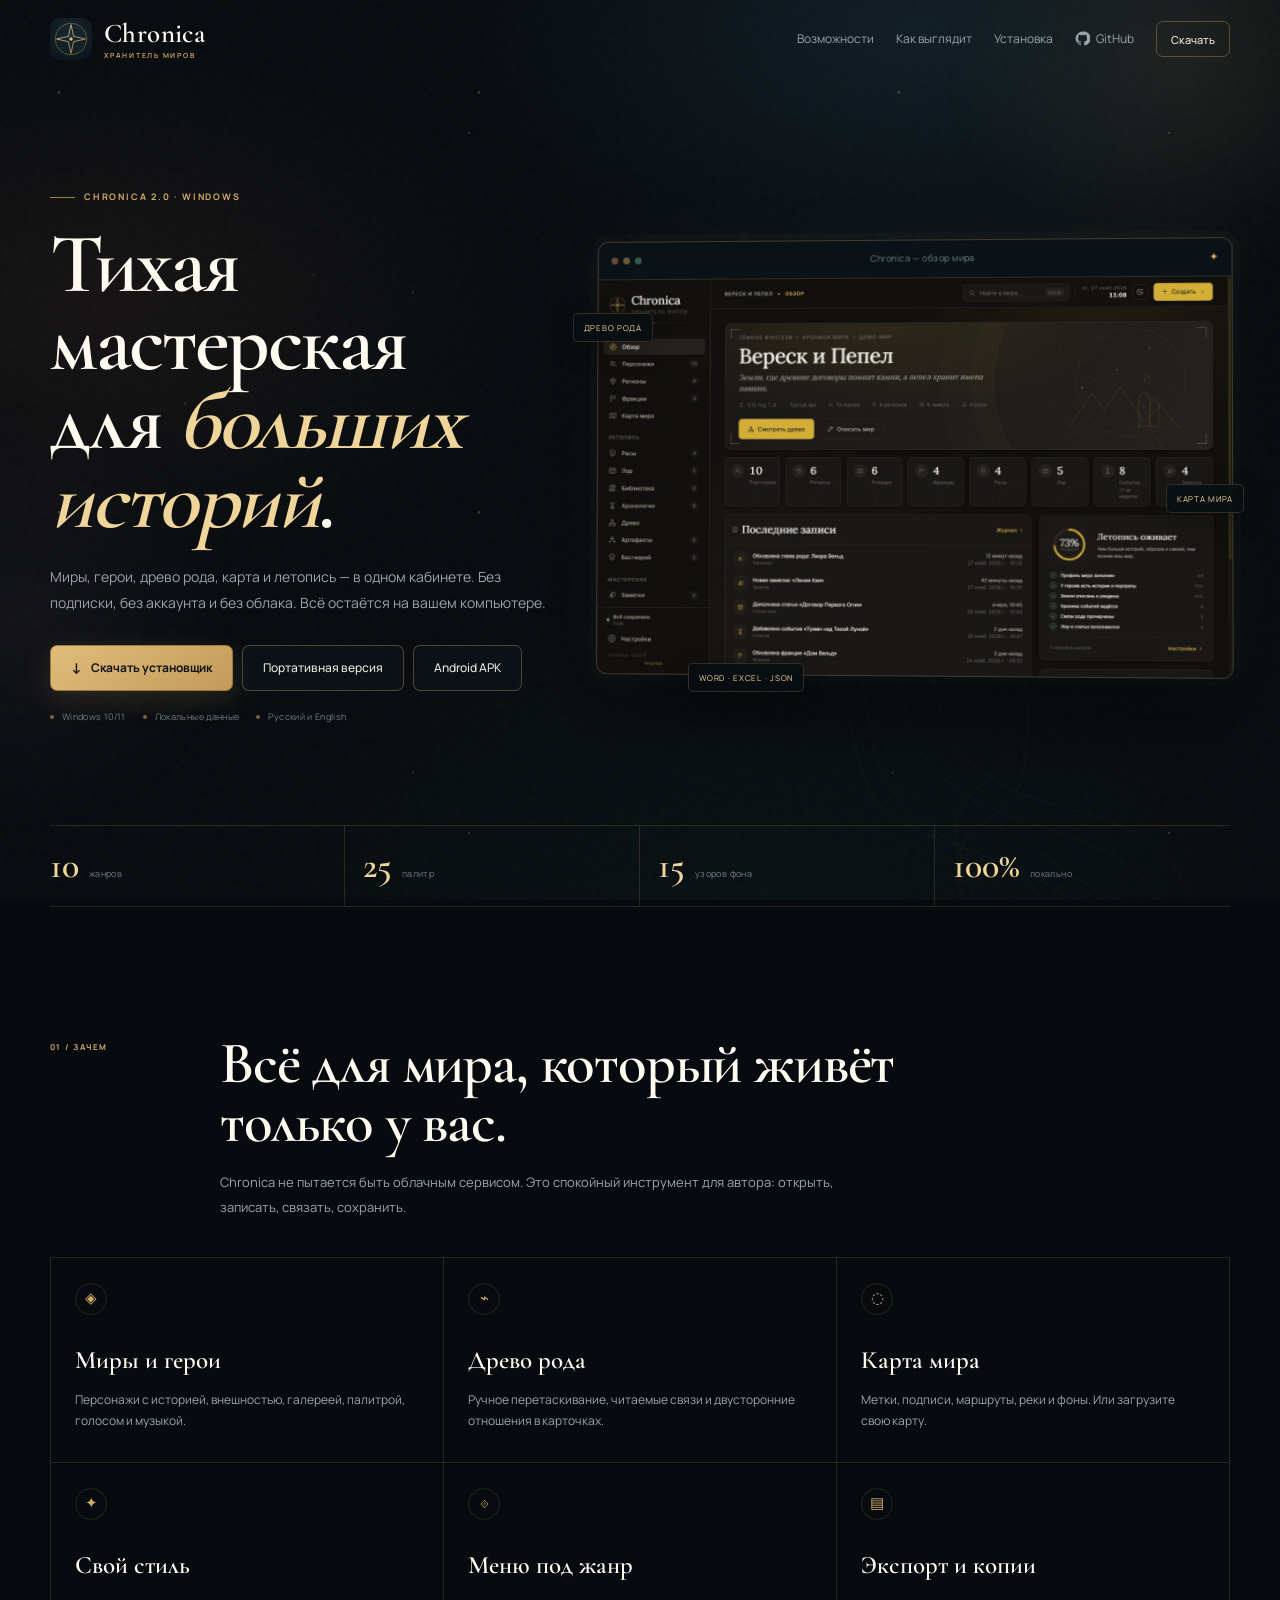
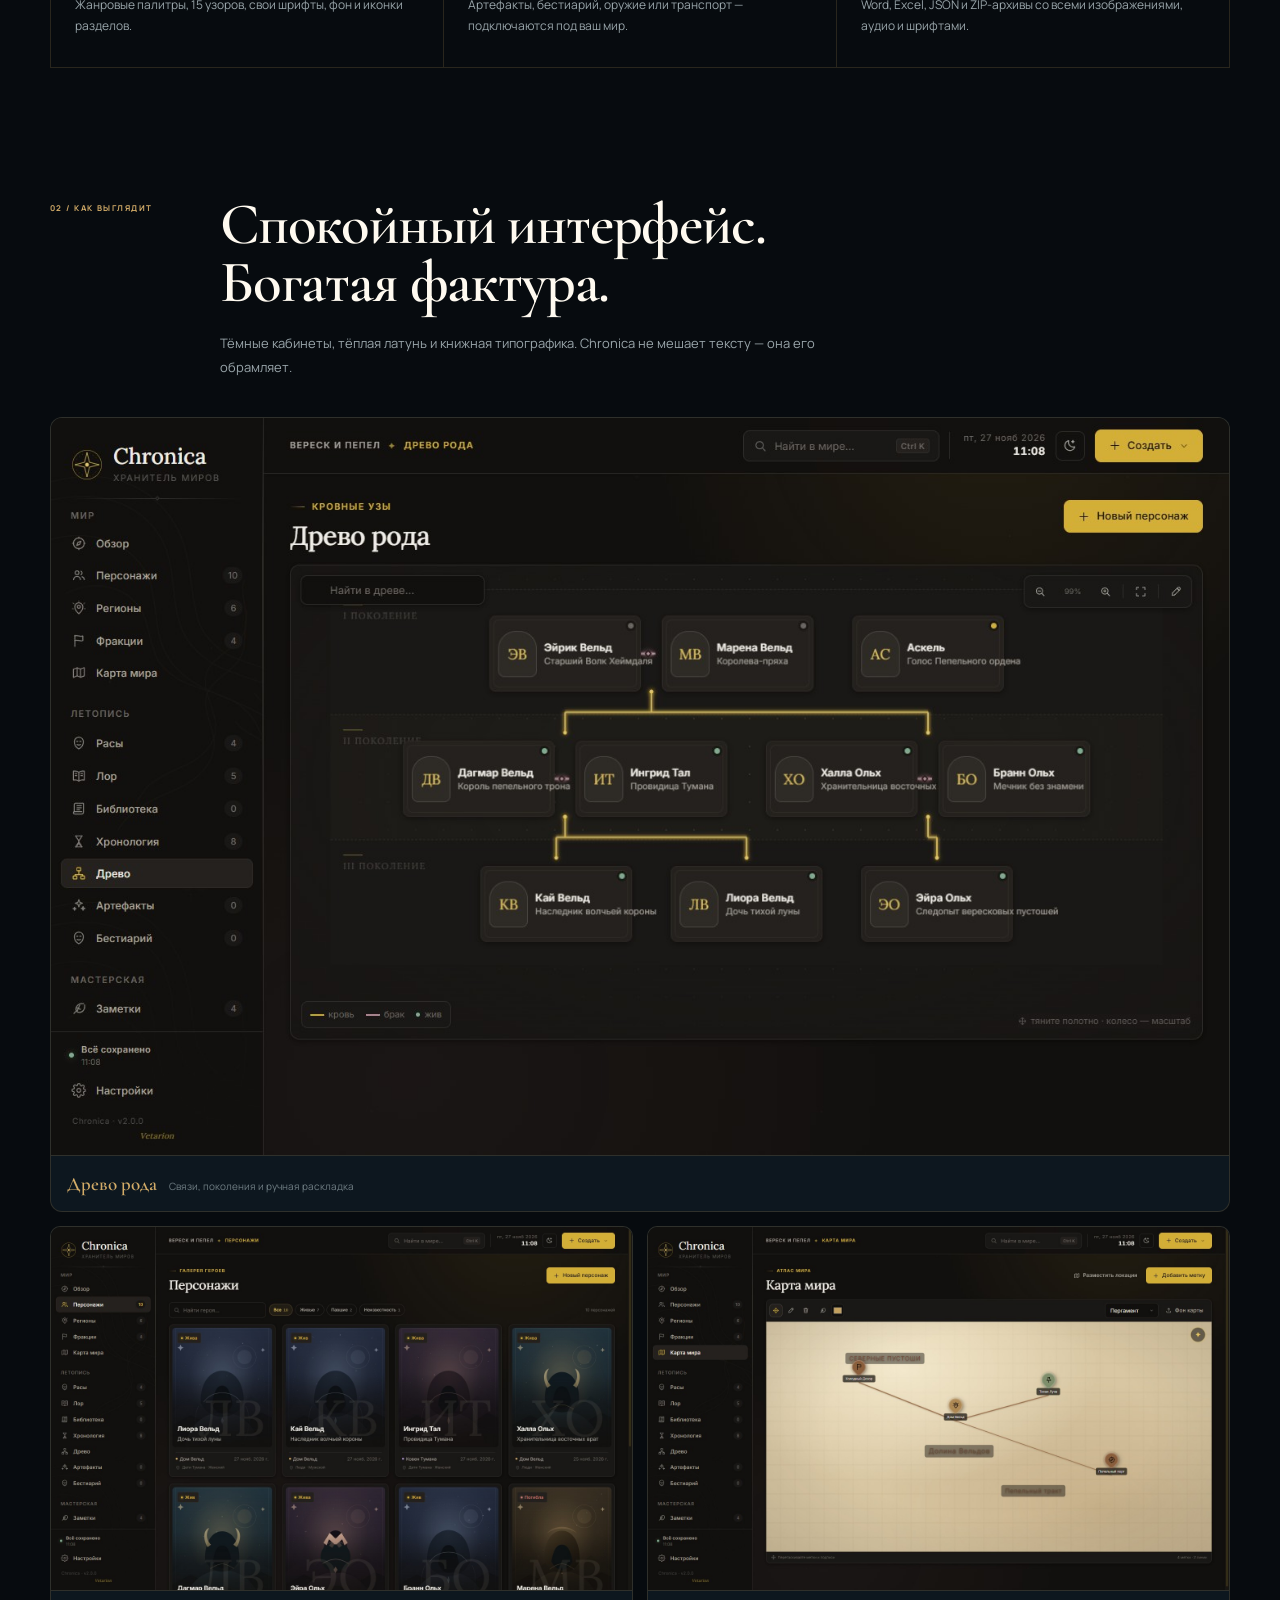
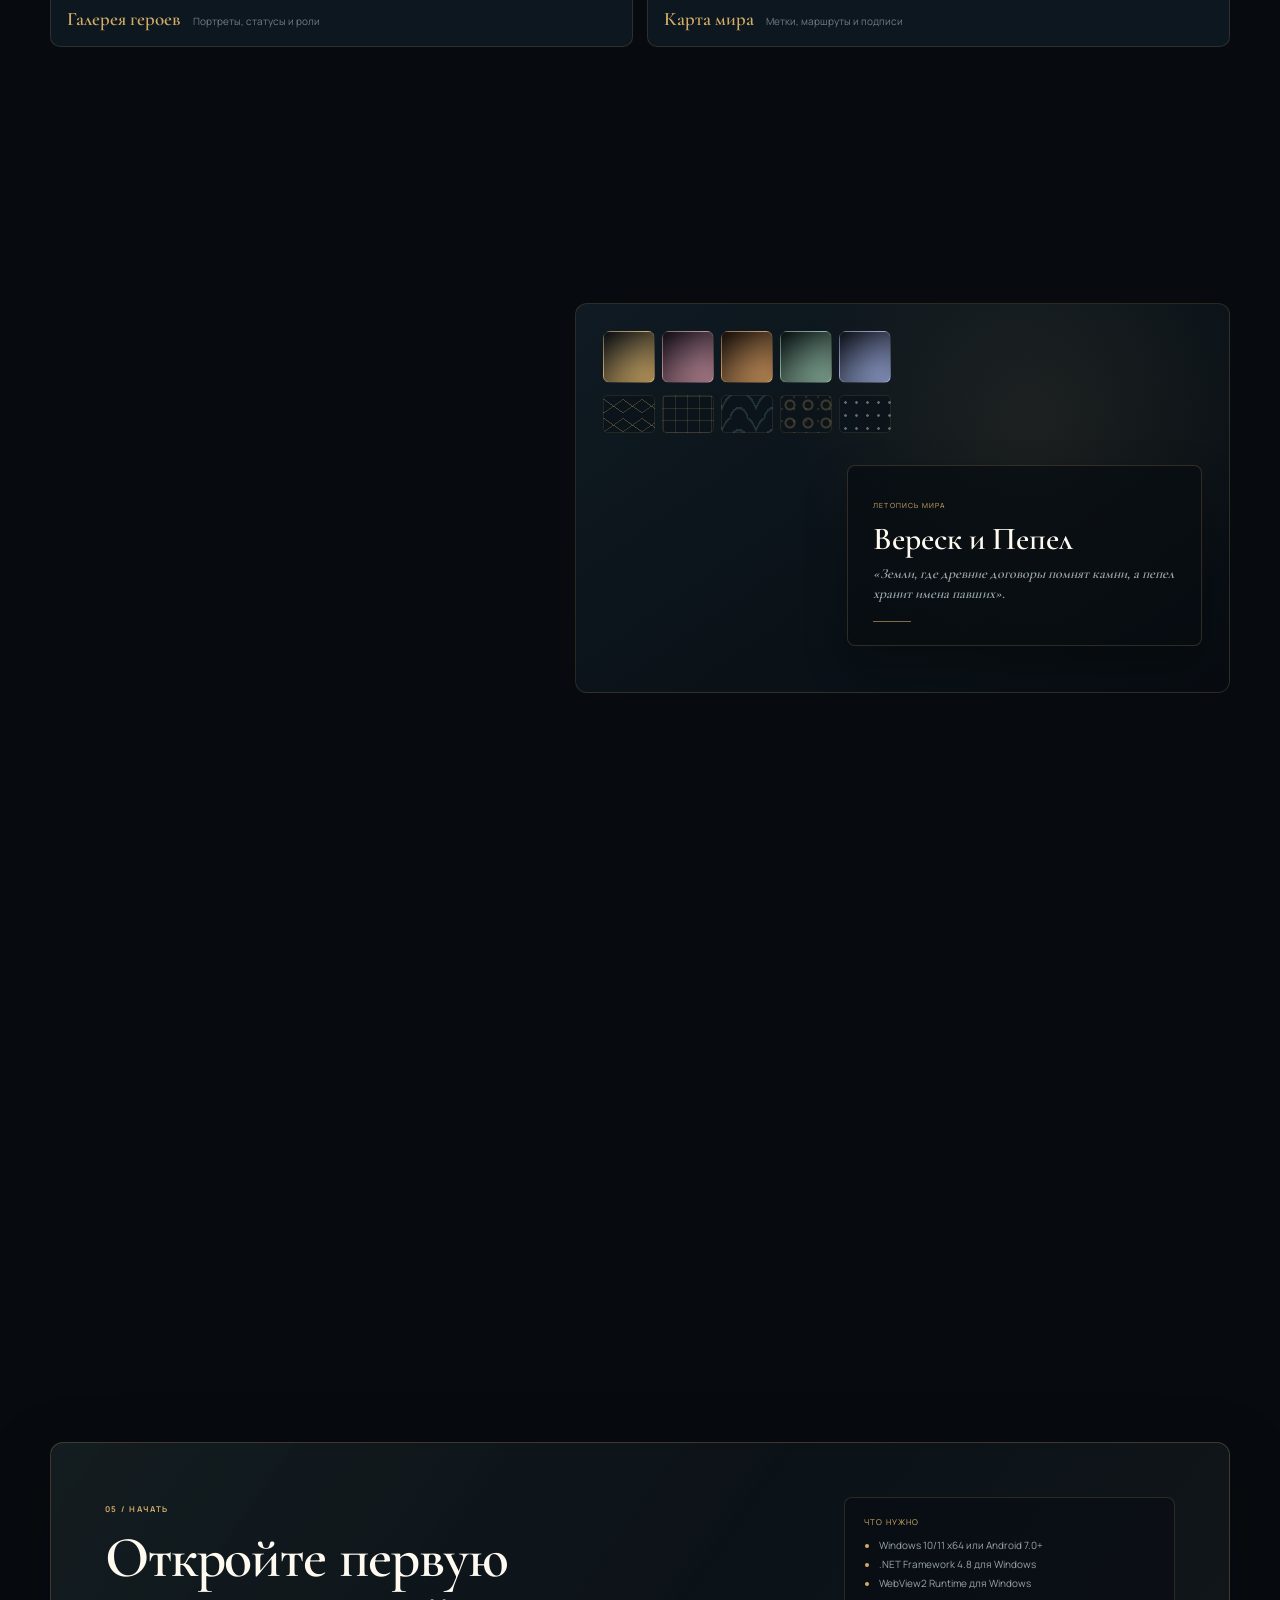
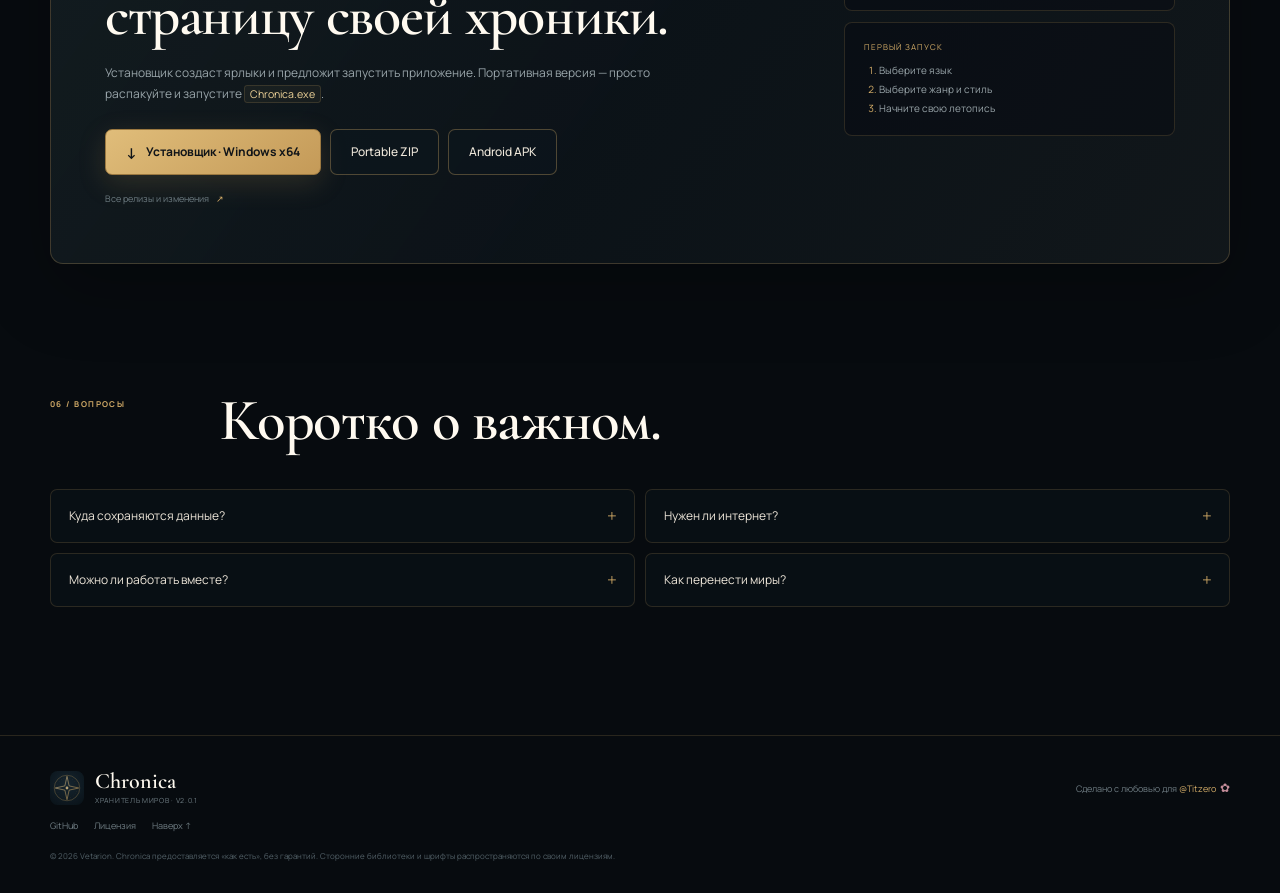
<file: docs/index.html>
<!DOCTYPE html>
<html lang="ru">
<head>
  <meta charset="UTF-8">
  <meta name="viewport" content="width=device-width, initial-scale=1">
  <meta name="theme-color" content="#080c10">
  <title>Chronica — тихая мастерская для больших историй</title>
  <meta name="description" content="Chronica — настольная мастерская для фэнтезийных миров, героев и летописей. Всё хранится локально на вашем компьютере.">
  <meta property="og:type" content="website">
  <meta property="og:title" content="Chronica — тихая мастерская для больших историй">
  <meta property="og:description" content="Миры, герои, древо рода, карта мира и летопись. Без подписки. Без облака. Только ваши истории.">
  <meta property="og:image" content="https://ivansemenovvetarion.github.io/Chronica/assets/app-dashboard.jpg">
  <meta property="og:url" content="https://ivansemenovvetarion.github.io/Chronica/">
  <meta name="twitter:card" content="summary_large_image">
  <link rel="icon" href="assets/sigil.svg" type="image/svg+xml">
  <link rel="stylesheet" href="style.css">
  <noscript><style>.reveal{opacity:1;transform:none}</style></noscript>
</head>
<body>
  <div class="backdrop" aria-hidden="true">
    <div class="backdrop__stars"></div>
    <div class="backdrop__glow backdrop__glow--one"></div>
    <div class="backdrop__glow backdrop__glow--two"></div>
    <img class="backdrop__contour" src="assets/contour.svg" alt="">
  </div>

  <header class="site-header" id="top">
    <a class="brand" href="#top" aria-label="Chronica — на главную">
      <img class="brand__sigil" src="assets/sigil.svg" alt="" width="42" height="42">
      <span class="brand__copy">
        <strong>Chronica</strong>
        <small>хранитель миров</small>
      </span>
    </a>
    <nav class="nav" aria-label="Основная навигация">
      <a href="#features">Возможности</a>
      <a href="#showcase">Как выглядит</a>
      <a href="#download">Установка</a>
      <a class="nav__github" href="https://github.com/IvanSemenovVetarion/Chronica" target="_blank" rel="noreferrer">
        <svg viewBox="0 0 24 24" aria-hidden="true"><path d="M12 .8a11.2 11.2 0 0 0-3.5 21.8c.6.1.8-.2.8-.5v-2c-3.1.7-3.8-1.3-3.8-1.3-.5-1.3-1.2-1.7-1.2-1.7-1-.7.1-.7.1-.7 1.1.1 1.7 1.2 1.7 1.2 1 1.7 2.6 1.2 3.2.9.1-.7.4-1.2.7-1.5-2.5-.3-5.1-1.2-5.1-5.5 0-1.2.4-2.2 1.1-3-.1-.3-.5-1.4.1-2.9 0 0 1-.3 3.1 1.2a10.7 10.7 0 0 1 5.7 0c2.2-1.5 3.1-1.2 3.1-1.2.6 1.5.2 2.6.1 2.9.7.8 1.1 1.8 1.1 3 0 4.3-2.6 5.2-5.1 5.5.4.4.8 1.1.8 2.2v3.3c0 .3.2.6.8.5A11.2 11.2 0 0 0 12 .8Z"/></svg>
        GitHub
      </a>
      <a class="button button--small" href="#download">Скачать</a>
    </nav>
  </header>

  <main>
    <section class="hero shell">
      <div class="hero__copy reveal">
        <p class="kicker"><span></span> Chronica 2.0 · Windows</p>
        <h1>Тихая мастерская для <em>больших историй</em>.</h1>
        <p class="hero__lead">Миры, герои, древо рода, карта и летопись — в одном кабинете. Без подписки, без аккаунта и без облака. Всё остаётся на вашем компьютере.</p>
        <div class="hero__actions">
          <a class="button button--primary" href="https://github.com/IvanSemenovVetarion/Chronica/releases/latest/download/ChronicaSetup.exe">
            <span class="button__icon">↓</span> Скачать установщик
          </a>
          <a class="button button--ghost" href="https://github.com/IvanSemenovVetarion/Chronica/releases/latest/download/Chronica-portable.zip">
            Портативная версия
          </a>
          <a class="button button--ghost" href="https://github.com/IvanSemenovVetarion/Chronica/releases/latest/download/Chronica-Android-2.0.1.apk">
            Android APK
          </a>
        </div>
        <div class="hero__meta">
          <span>Windows 10/11</span>
          <span>Локальные данные</span>
          <span>Русский и English</span>
        </div>
      </div>

      <div class="hero__visual reveal reveal--late">
        <div class="window">
          <div class="window__bar">
            <span class="window__dots"><i></i><i></i><i></i></span>
            <span class="window__title">Chronica — обзор мира</span>
            <span class="window__mark">✦</span>
          </div>
          <div class="window__body">
            <img src="assets/app-dashboard.jpg" alt="Chronica: обзор мира «Вереск и Пепел»" width="1440" height="900">
          </div>
        </div>
        <span class="float-tag float-tag--one">Древо рода</span>
        <span class="float-tag float-tag--two">Карта мира</span>
        <span class="float-tag float-tag--three">Word · Excel · JSON</span>
      </div>
    </section>

    <section class="stat-strip shell reveal" aria-label="Коротко о Chronica">
      <div><strong>10</strong><span>жанров</span></div>
      <div><strong>25</strong><span>палитр</span></div>
      <div><strong>15</strong><span>узоров фона</span></div>
      <div><strong>100%</strong><span>локально</span></div>
    </section>

    <section class="section shell" id="features">
      <div class="section-head reveal">
        <p class="section-no">01 / Зачем</p>
        <div>
          <h2>Всё для мира, который живёт<br>только у вас.</h2>
          <p>Chronica не пытается быть облачным сервисом. Это спокойный инструмент для автора: открыть, записать, связать, сохранить.</p>
        </div>
      </div>

      <div class="feature-grid">
        <article class="feature reveal">
          <span class="feature__icon">◈</span>
          <h3>Миры и герои</h3>
          <p>Персонажи с историей, внешностью, галереей, палитрой, голосом и музыкой.</p>
        </article>
        <article class="feature reveal">
          <span class="feature__icon">⌁</span>
          <h3>Древо рода</h3>
          <p>Ручное перетаскивание, читаемые связи и двусторонние отношения в карточках.</p>
        </article>
        <article class="feature reveal">
          <span class="feature__icon">◌</span>
          <h3>Карта мира</h3>
          <p>Метки, подписи, маршруты, реки и фоны. Или загрузите свою карту.</p>
        </article>
        <article class="feature reveal">
          <span class="feature__icon">✦</span>
          <h3>Свой стиль</h3>
          <p>Жанровые палитры, 15 узоров, свои шрифты, фон и иконки разделов.</p>
        </article>
        <article class="feature reveal">
          <span class="feature__icon">⟐</span>
          <h3>Меню под жанр</h3>
          <p>Артефакты, бестиарий, оружие или транспорт — подключаются под ваш мир.</p>
        </article>
        <article class="feature reveal">
          <span class="feature__icon">▤</span>
          <h3>Экспорт и копии</h3>
          <p>Word, Excel, JSON и ZIP-архивы со всеми изображениями, аудио и шрифтами.</p>
        </article>
      </div>
    </section>

    <section class="section showcase shell" id="showcase">
      <div class="section-head reveal">
        <p class="section-no">02 / Как выглядит</p>
        <div>
          <h2>Спокойный интерфейс.<br>Богатая фактура.</h2>
          <p>Тёмные кабинеты, тёплая латунь и книжная типографика. Chronica не мешает тексту — она его обрамляет.</p>
        </div>
      </div>

      <figure class="showcase__hero reveal">
        <img src="assets/app-tree.jpg" alt="Древо рода в Chronica" width="1440" height="900" loading="lazy">
        <figcaption><span>Древо рода</span> Связи, поколения и ручная раскладка</figcaption>
      </figure>

      <div class="showcase__pair">
        <figure class="reveal">
          <img src="assets/app-characters.jpg" alt="Галерея героев в Chronica" width="1440" height="900" loading="lazy">
          <figcaption><span>Галерея героев</span> Портреты, статусы и роли</figcaption>
        </figure>
        <figure class="reveal reveal--late">
          <img src="assets/app-map.jpg" alt="Карта мира в Chronica" width="1440" height="900" loading="lazy">
          <figcaption><span>Карта мира</span> Метки, маршруты и подписи</figcaption>
        </figure>
      </div>
    </section>

    <section class="section customize shell">
      <div class="customize__copy reveal">
        <p class="section-no">03 / Настройка</p>
        <h2>У каждой истории<br>свой голос.</h2>
        <p>Выберите жанр — и Chronica подстроит палитру, шрифт и узор фона. Потом всё можно менять по отдельности: от масштаба интерфейса до собственных иконок разделов.</p>
        <ul class="check-list">
          <li>70–160% масштаба для любого монитора</li>
          <li>Свои шрифты, фон и иконки</li>
          <li>Меню, которое можно собрать под себя</li>
        </ul>
      </div>
      <div class="customize__visual reveal reveal--late" aria-label="Примеры палитр и узоров Chronica">
        <div class="palette-row">
          <span style="--swatch:#0b1117;--swatch2:#d4ae68"></span>
          <span style="--swatch:#15101b;--swatch2:#c28e9c"></span>
          <span style="--swatch:#19110c;--swatch2:#d39b62"></span>
          <span style="--swatch:#0a1414;--swatch2:#8fb7a3"></span>
          <span style="--swatch:#11151f;--swatch2:#9aa9d9"></span>
        </div>
        <div class="pattern-row">
          <i class="pattern pattern--runes"></i>
          <i class="pattern pattern--grid"></i>
          <i class="pattern pattern--waves"></i>
          <i class="pattern pattern--gears"></i>
          <i class="pattern pattern--snow"></i>
        </div>
        <div class="sample-card">
          <span class="sample-card__kicker">Летопись мира</span>
          <strong>Вереск и Пепел</strong>
          <p>«Земли, где древние договоры помнят камни, а пепел хранит имена павших».</p>
          <span class="sample-card__line"></span>
        </div>
      </div>
    </section>

    <section class="section privacy shell">
      <div class="privacy__panel reveal">
        <p class="section-no">04 / Приватность</p>
        <h2>Ваши миры<br>не уходят в облако.</h2>
        <p>Chronica хранит данные в обычной папке <code>ChronicaData</code> рядом с программой. Хотите — делайте ZIP-копии. Хотите — переносите на другой компьютер. Хотите — подключайте общую папку Яндекс Диска, Google Drive или OneDrive для совместной работы.</p>
        <div class="privacy__facts">
          <span>Без регистрации</span>
          <span>Без телеметрии</span>
          <span>Без подписки</span>
        </div>
      </div>
      <div class="quote-card reveal reveal--late">
        <span class="quote-card__mark">“</span>
        <p>Иногда для мира нужно не больше места, а больше тишины.</p>
        <span class="quote-card__author">Chronica · манифест</span>
      </div>
    </section>

    <section class="section download shell" id="download">
      <div class="download__card reveal">
        <div class="download__copy">
          <p class="section-no">05 / Начать</p>
          <h2>Откройте первую<br>страницу своей хроники.</h2>
          <p>Установщик создаст ярлыки и предложит запустить приложение. Портативная версия — просто распакуйте и запустите <code>Chronica.exe</code>.</p>
          <div class="download__actions">
            <a class="button button--primary" href="https://github.com/IvanSemenovVetarion/Chronica/releases/latest/download/ChronicaSetup.exe"><span class="button__icon">↓</span> Установщик · Windows x64</a>
            <a class="button button--ghost" href="https://github.com/IvanSemenovVetarion/Chronica/releases/latest/download/Chronica-portable.zip">Portable ZIP</a>
            <a class="button button--ghost" href="https://github.com/IvanSemenovVetarion/Chronica/releases/latest/download/Chronica-Android-2.0.1.apk">Android APK</a>
          </div>
          <a class="text-link" href="https://github.com/IvanSemenovVetarion/Chronica/releases">Все релизы и изменения <span>↗</span></a>
        </div>
        <div class="download__side">
          <div class="requirements">
            <h3>Что нужно</h3>
            <ul>
              <li>Windows 10/11 x64 или Android 7.0+</li>
              <li>.NET Framework 4.8 для Windows</li>
              <li>WebView2 Runtime для Windows</li>
            </ul>
          </div>
          <div class="steps">
            <h3>Первый запуск</h3>
            <ol>
              <li>Выберите язык</li>
              <li>Выберите жанр и стиль</li>
              <li>Начните свою летопись</li>
            </ol>
          </div>
        </div>
      </div>
    </section>

    <section class="section faq shell">
      <div class="section-head reveal">
        <p class="section-no">06 / Вопросы</p>
        <div><h2>Коротко о важном.</h2></div>
      </div>
      <div class="faq-grid">
        <details class="reveal">
          <summary>Куда сохраняются данные?</summary>
          <p>В папку <code>ChronicaData</code> рядом с программой. В установленной версии — в папке установки; если она недоступна для записи, используется <code>%LocalAppData%\Chronica</code>.</p>
        </details>
        <details class="reveal">
          <summary>Нужен ли интернет?</summary>
          <p>Нет. Интернет нужен только для проверки обновлений GitHub и импорта из старых чатов через DeepSeek — и то по желанию.</p>
        </details>
        <details class="reveal">
          <summary>Можно ли работать вместе?</summary>
          <p>Да, через общую папку Яндекс Диска, Google Drive, OneDrive или сетевую папку. Без собственного сервера.</p>
        </details>
        <details class="reveal">
          <summary>Как перенести миры?</summary>
          <p>Скопируйте папку <code>ChronicaData</code> целиком рядом с новой копией программы. Резервная копия в ZIP собирает ещё и изображения, аудио и шрифты.</p>
        </details>
      </div>
    </section>
  </main>

  <footer class="site-footer">
    <div class="shell footer__inner">
      <div class="footer__brand">
        <img src="assets/sigil.svg" alt="" width="34" height="34">
        <div><strong>Chronica</strong><span>хранитель миров · v2.0.1</span></div>
      </div>
      <p class="footer__love">Сделано с любовью для <a href="https://vk.ru/titzero" target="_blank" rel="noreferrer">@Titzero</a><span class="rose" aria-hidden="true">✿</span></p>
      <div class="footer__links">
        <a href="https://github.com/IvanSemenovVetarion/Chronica" target="_blank" rel="noreferrer">GitHub</a>
        <a href="https://github.com/IvanSemenovVetarion/Chronica/blob/main/LICENSE">Лицензия</a>
        <a href="#top">Наверх ↑</a>
      </div>
      <p class="footer__legal">© 2026 Vetarion. Chronica предоставляется «как есть», без гарантий. Сторонние библиотеки и шрифты распространяются по своим лицензиям.</p>
    </div>
  </footer>

  <script src="script.js"></script>
</body>
</html>
</file>
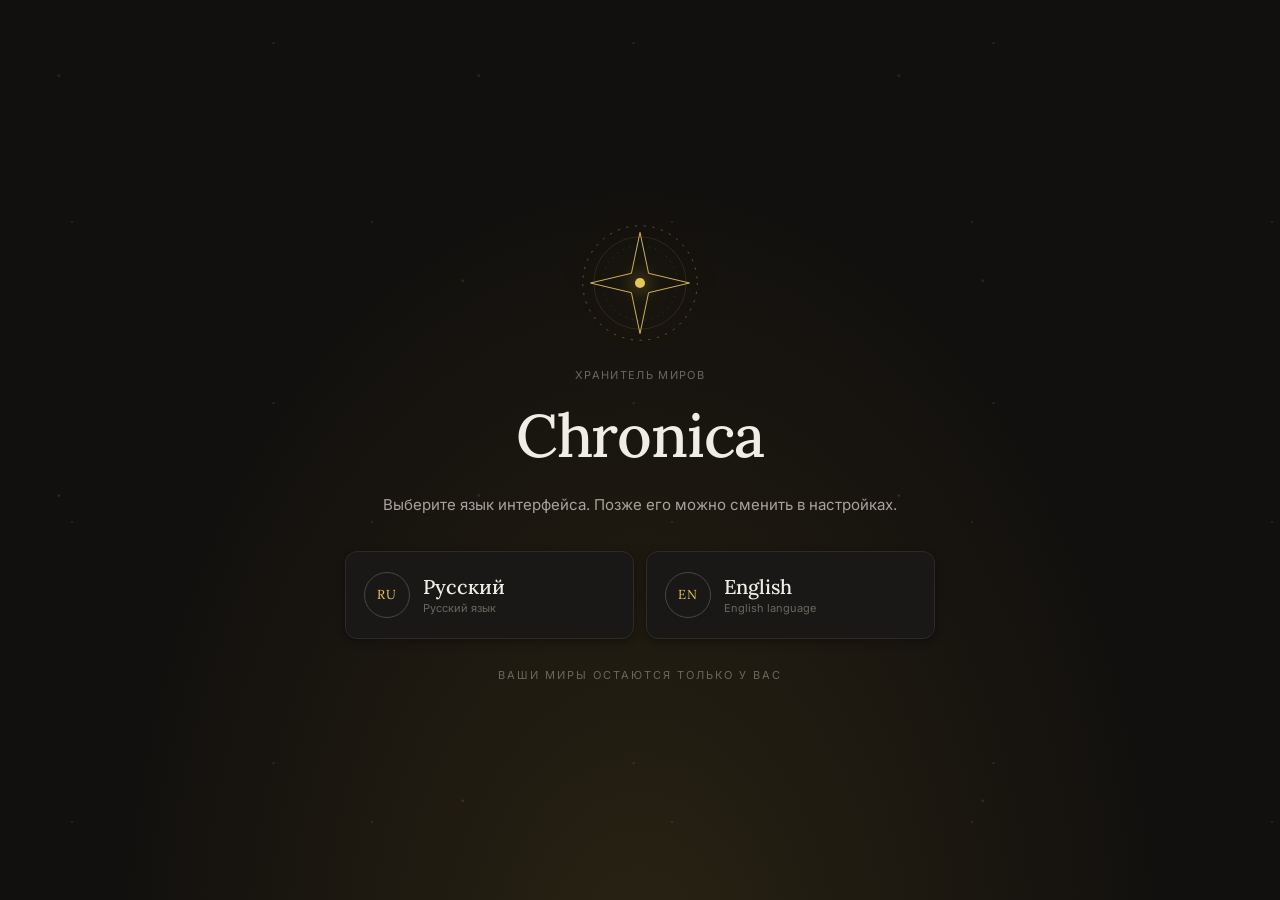
<file: ui/index.html>
<!DOCTYPE html>
<html lang="ru" data-theme="dark">
<head>
<meta charset="utf-8">
<meta name="viewport" content="width=device-width, initial-scale=1">
<meta name="color-scheme" content="dark light">
<title>Chronica — хранитель миров</title>
<link rel="icon" href="img/sigil.svg" type="image/svg+xml">
<script>
  try {
    var savedLang = localStorage.getItem('mifarium.lang');
    if (savedLang === 'en' || savedLang === 'ru') document.documentElement.setAttribute('lang', savedLang);
    var savedPattern = localStorage.getItem('mifarium.pattern');
    if (savedPattern) document.documentElement.dataset.pattern = savedPattern;
    var savedAppName = (localStorage.getItem('mifarium.appName') || '').trim();
    if (['Мир TitZero', 'TitZero', 'Мифариум', 'Mifarium', 'Мир Mifarium', 'Мир Chronica'].indexOf(savedAppName) !== -1) {
      savedAppName = 'Chronica';
      try { localStorage.setItem('mifarium.appName', savedAppName); } catch (e0) {}
    }
    if (savedAppName) document.title = savedAppName + ' - хранитель миров';
    var savedTheme = localStorage.getItem('mifarium.theme') || 'dark';
    var validThemes = ['dark', 'light', 'emerald', 'rosequartz', 'wine', 'sapphire', 'amethyst', 'obsidian', 'copper', 'ocean', 'plum', 'steel', 'moss', 'dungeon', 'dragon', 'heraldry', 'nebula', 'terminal', 'starship', 'bloodmoon', 'grimoire', 'jade', 'rust', 'brass', 'frost'];
    if (validThemes.indexOf(savedTheme) === -1) savedTheme = 'dark';
    document.documentElement.dataset.theme = savedTheme;
    var savedFont = localStorage.getItem('mifarium.font') || 'forum';
    var validFonts = ['forum', 'manuscript', 'antiqua', 'modern', 'classic', 'script', 'compact'];
    var customFonts = [];
    try { customFonts = JSON.parse(localStorage.getItem('mifarium.customFonts') || '[]'); } catch (e2) {}
    if (!Array.isArray(customFonts)) customFonts = [];
    var selectedCustom = null;
    if (savedFont.indexOf('custom:') === 0) {
      var customId = savedFont.slice(7);
      selectedCustom = customFonts.filter(function (f) { return f && f.id === customId; })[0] || null;
    }
    if (selectedCustom) {
      var faceStyle = document.createElement('style');
      faceStyle.id = 'customFontFaces';
      faceStyle.textContent = '@font-face{font-family:"' + selectedCustom.family + '";src:url("' + String(selectedCustom.url || '').replace(/["\\)]/g, '') + '");font-display:swap;}';
      document.head.appendChild(faceStyle);
      document.documentElement.dataset.font = 'custom';
      document.documentElement.style.setProperty('--font-display', '"' + selectedCustom.family + '", Georgia, serif');
      document.documentElement.style.setProperty('--font-serif', '"' + selectedCustom.family + '", Georgia, serif');
      document.documentElement.style.setProperty('--font-sans', '"' + selectedCustom.family + '", "Segoe UI", sans-serif');
    } else {
      if (validFonts.indexOf(savedFont) === -1) savedFont = 'forum';
      document.documentElement.dataset.font = savedFont;
    }
  } catch (e) {}
</script>
<link rel="stylesheet" href="fonts.css">
<link rel="stylesheet" href="base.css">
<link rel="stylesheet" href="pages.css">
<link rel="stylesheet" href="story.css">
<link rel="stylesheet" href="overlays.css">
<link rel="stylesheet" href="themes.css">
<link rel="stylesheet" href="patterns.css">
<link rel="stylesheet" href="map.css">
<link rel="stylesheet" href="dnd.css">
<link rel="stylesheet" href="onboarding.css">
<link rel="stylesheet" href="extras.css">
<link rel="stylesheet" href="design.css">
<link rel="stylesheet" href="mobile.css">
</head>
<body>

<!-- Icon sprite -->
<svg class="svg-sprite" xmlns="http://www.w3.org/2000/svg" aria-hidden="true">
  <symbol id="i-compass" viewBox="0 0 24 24">
    <circle cx="12" cy="12" r="8.7"/>
    <path d="M15.55 8.45l-2.05 5.05-5.05 2.05 2.05-5.05 5.05-2.05z"/>
    <path d="M12 1.7v2.1M12 20.2v2.1M1.7 12h2.1M20.2 12h2.1"/>
  </symbol>
  <symbol id="i-users" viewBox="0 0 24 24">
    <circle cx="9" cy="8" r="3.1"/>
    <path d="M3.4 19.2c.4-3.2 2.5-5.2 5.6-5.2s5.2 2 5.6 5.2"/>
    <path d="M15.4 5.4a3.1 3.1 0 0 1 0 5.7M17.2 14.5c2.2.4 3.5 2.1 3.7 4.7"/>
  </symbol>
  <symbol id="i-map" viewBox="0 0 24 24">
    <path d="M9.3 4L3.2 6.3v13.4L9.3 17l5.4 2.4 6.1-2.3V3.7L14.7 6 9.3 4z"/>
    <path d="M9.3 4v13M14.7 6v13.4"/>
  </symbol>
  <symbol id="i-banner" viewBox="0 0 24 24">
    <path d="M5.5 21V3.2"/>
    <path d="M5.5 4.2c4.4-2.2 8.4 2.1 13 0v7.4c-4.6 2.1-8.6-2.2-13 0"/>
  </symbol>
  <symbol id="i-book" viewBox="0 0 24 24">
    <path d="M12 6.1C10 4.2 7 3.7 3.2 4.3v14.4c3.8-.6 6.8-.1 8.8 1.8 2-1.9 5-2.4 8.8-1.8V4.3C17 3.7 14 4.2 12 6.1z"/>
    <path d="M12 6.1v14.4M6.1 8.3h2.6M6.1 11.5h2.6M15.3 8.3h2.6M15.3 11.5h2.6"/>
  </symbol>
  <symbol id="i-hourglass" viewBox="0 0 24 24">
    <path d="M6.3 3h11.4M6.3 21h11.4"/>
    <path d="M7.5 3c0 4 4.5 5.4 4.5 9s-4.5 5-4.5 9M16.5 3c0 4-4.5 5.4-4.5 9s4.5 5 4.5 9"/>
    <path d="M9.4 18.7c.6-1.6 1.4-2.5 2.6-3.2 1.2.7 2 1.6 2.6 3.2"/>
  </symbol>
  <symbol id="i-tree" viewBox="0 0 24 24">
    <rect x="9" y="2.8" width="6" height="5" rx="1"/>
    <rect x="2.8" y="16.2" width="6" height="5" rx="1"/>
    <rect x="15.2" y="16.2" width="6" height="5" rx="1"/>
    <path d="M12 7.8v4.4M5.8 16.2v-2.1h12.4v2.1M12 12.2v1.9"/>
  </symbol>
  <symbol id="i-feather" viewBox="0 0 24 24">
    <path d="M19.7 4.3c-5.9-.8-10 1.4-11.8 5.6-1.1 2.6-.6 5.3.8 7l.1.1c1.7 1.4 4.4 1.9 7 .8 4.2-1.8 6.4-5.9 5.6-11.8"/>
    <path d="M4 20l3.9-3.9M13.2 6.9l-3.9 9.4M8.9 10.9l5.6 2.6"/>
  </symbol>
  <symbol id="i-settings" viewBox="0 0 24 24">
    <circle cx="12" cy="12" r="3.1"/>
    <path d="M19.4 15a1.7 1.7 0 0 0 .34 1.87l.06.06a2.1 2.1 0 1 1-2.97 2.97l-.06-.06A1.7 1.7 0 0 0 15 19.4a1.7 1.7 0 0 0-1 1.55v.17a2.1 2.1 0 1 1-4.2 0v-.09A1.7 1.7 0 0 0 8.75 19.4a1.7 1.7 0 0 0-1.87.34l-.06.06a2.1 2.1 0 1 1-2.97-2.97l.06-.06A1.7 1.7 0 0 0 4.6 15a1.7 1.7 0 0 0-1.55-1H2.88a2.1 2.1 0 1 1 0-4.2h.09A1.7 1.7 0 0 0 4.6 8.75a1.7 1.7 0 0 0-.34-1.87l-.06-.06a2.1 2.1 0 1 1 2.97-2.97l.06.06A1.7 1.7 0 0 0 9 4.6a1.7 1.7 0 0 0 1-1.55V2.88a2.1 2.1 0 1 1 4.2 0v.09A1.7 1.7 0 0 0 15.25 4.6a1.7 1.7 0 0 0 1.87-.34l.06-.06a2.1 2.1 0 1 1 2.97 2.97l-.06.06A1.7 1.7 0 0 0 19.4 9c.12.57.57.99 1.15 1h.17a2.1 2.1 0 1 1 0 4.2h-.09a1.7 1.7 0 0 0-1.23.8z"/>
  </symbol>
  <symbol id="i-search" viewBox="0 0 24 24">
    <circle cx="10.8" cy="10.8" r="6.6"/>
    <path d="M15.7 15.7L21 21"/>
  </symbol>
  <symbol id="i-sun" viewBox="0 0 24 24">
    <circle cx="12" cy="12" r="4.2"/>
    <path d="M12 1.8v2.1M12 20.1v2.1M1.8 12h2.1M20.1 12h2.1M4.8 4.8l1.5 1.5M17.7 17.7l1.5 1.5M19.2 4.8l-1.5 1.5M6.3 17.7l-1.5 1.5"/>
  </symbol>
  <symbol id="i-moon" viewBox="0 0 24 24">
    <path d="M20.4 14.3A8.6 8.6 0 0 1 9.7 3.6a8.7 8.7 0 1 0 10.7 10.7z"/>
    <path d="M17.1 3.2l.6 1.6 1.6.6-1.6.6-.6 1.6-.6-1.6-1.6-.6 1.6-.6.6-1.6z"/>
  </symbol>
  <symbol id="i-plus" viewBox="0 0 24 24">
    <path d="M12 4.5v15M4.5 12h15"/>
  </symbol>
  <symbol id="i-x" viewBox="0 0 24 24">
    <path d="M5.5 5.5l13 13M18.5 5.5l-13 13"/>
  </symbol>
  <symbol id="i-menu" viewBox="0 0 24 24">
    <path d="M4 7h16M4 12h16M4 17h16"/>
  </symbol>
  <symbol id="i-chevron-down" viewBox="0 0 24 24">
    <path d="M5.5 8.8l6.5 6.5 6.5-6.5"/>
  </symbol>
  <symbol id="i-chevron-right" viewBox="0 0 24 24">
    <path d="M8.8 5.5l6.5 6.5-6.5 6.5"/>
  </symbol>
  <symbol id="i-chevron-left" viewBox="0 0 24 24">
    <path d="M15.2 5.5L8.7 12l6.5 6.5"/>
  </symbol>
  <symbol id="i-arrow-left" viewBox="0 0 24 24">
    <path d="M20 12H4M10 6l-6 6 6 6"/>
  </symbol>
  <symbol id="i-edit" viewBox="0 0 24 24">
    <path d="M14.5 5.2l4.3 4.3M4.2 19.8l.8-5.3L16.4 3.1a1.9 1.9 0 0 1 2.7 0l1.8 1.8a1.9 1.9 0 0 1 0 2.7L9.5 19l-5.3.8z"/>
    <path d="M14.7 4.8l4.5 4.5"/>
  </symbol>
  <symbol id="i-trash" viewBox="0 0 24 24">
    <path d="M4 6.6h16M9 3.3h6l.8 3.3H8.2L9 3.3zM6.2 6.6l.9 13.1h9.8l.9-13.1M9.8 10v6M14.2 10v6"/>
  </symbol>
  <symbol id="i-upload" viewBox="0 0 24 24">
    <path d="M12 16V3.8M7.5 8.3L12 3.8l4.5 4.5"/>
    <path d="M4.2 14.8v4.1a1.8 1.8 0 0 0 1.8 1.8h12a1.8 1.8 0 0 0 1.8-1.8v-4.1"/>
  </symbol>
  <symbol id="i-image" viewBox="0 0 24 24">
    <rect x="3" y="4.2" width="18" height="15.6" rx="1.7"/>
    <circle cx="8.3" cy="9.3" r="1.7"/>
    <path d="M3.6 17.2l4.9-4.5 3.4 3.3 3-2.9 5.5 4.6"/>
  </symbol>
  <symbol id="i-pin" viewBox="0 0 24 24">
    <path d="M9.2 3.1h5.6l-.6 5.3 4.3 4.4v1.4H5.5v-1.4l4.3-4.4-.6-5.3z"/>
    <path d="M12 14.2v6.7"/>
  </symbol>
  <symbol id="i-calendar" viewBox="0 0 24 24">
    <rect x="3.2" y="5" width="17.6" height="15.7" rx="1.8"/>
    <path d="M7.5 2.8v4.4M16.5 2.8v4.4M3.2 9.4h17.6"/>
    <path d="M7.1 12.8h.1M11.9 12.8h.1M16.7 12.8h.1M7.1 16.4h.1M11.9 16.4h.1"/>
  </symbol>
  <symbol id="i-clock" viewBox="0 0 24 24">
    <circle cx="12" cy="12" r="8.8"/>
    <path d="M12 6.7v5.6l3.7 2.1"/>
  </symbol>
  <symbol id="i-heart" viewBox="0 0 24 24">
    <path d="M20.6 5.8a5 5 0 0 0-7.1 0L12 7.3l-1.5-1.5a5 5 0 0 0-7.1 7.1L12 21l8.6-8.1a5 5 0 0 0 0-7.1z"/>
  </symbol>
  <symbol id="i-link" viewBox="0 0 24 24">
    <path d="M9.7 14.3l4.6-4.6"/>
    <path d="M7.8 17.3l-1.3 1.3a3.8 3.8 0 0 1-5.4-5.4l3.2-3.2a3.8 3.8 0 0 1 5.4 0"/>
    <path d="M16.2 6.7l1.3-1.3a3.8 3.8 0 0 1 5.4 5.4l-3.2 3.2a3.8 3.8 0 0 1-5.4 0"/>
  </symbol>
  <symbol id="i-refresh" viewBox="0 0 24 24">
    <path d="M20 11a8 8 0 0 0-14.4-4.8L3 9"/>
    <path d="M3 4.5V9h4.5"/>
    <path d="M4 13a8 8 0 0 0 14.4 4.8L21 15"/>
    <path d="M21 19.5V15h-4.5"/>
  </symbol>
  <symbol id="i-download" viewBox="0 0 24 24">
    <path d="M12 3.5v12.2M7.5 11.2l4.5 4.5 4.5-4.5"/>
    <path d="M4.2 15.3v3.7a1.8 1.8 0 0 0 1.8 1.8h12a1.8 1.8 0 0 0 1.8-1.8v-3.7"/>
  </symbol>
  <symbol id="i-folder" viewBox="0 0 24 24">
    <path d="M3.2 6.5a1.8 1.8 0 0 1 1.8-1.8h4l2 2.4h8a1.8 1.8 0 0 1 1.8 1.8v9.5a1.8 1.8 0 0 1-1.8 1.8H5a1.8 1.8 0 0 1-1.8-1.8V6.5z"/>
  </symbol>
  <symbol id="i-shield" viewBox="0 0 24 24">
    <path d="M12 2.7l8 3.1v5.5c0 5-3.4 8.4-8 10-4.6-1.6-8-5-8-10V5.8l8-3.1z"/>
    <path d="M8.4 11.8l2.5 2.5 4.8-5"/>
  </symbol>
  <symbol id="i-sparkles" viewBox="0 0 24 24">
    <path d="M12 2.8l1.5 4.4 4.4 1.5-4.4 1.5L12 14.6l-1.5-4.4-4.4-1.5 4.4-1.5L12 2.8z"/>
    <path d="M18.9 14.1l.8 2.2 2.2.8-2.2.8-.8 2.2-.8-2.2-2.2-.8 2.2-.8.8-2.2zM5 15.2l.6 1.8 1.8.6-1.8.6L5 20l-.6-1.8-1.8-.6 1.8-.6L5 15.2z"/>
  </symbol>
  <symbol id="i-crown" viewBox="0 0 24 24">
    <path d="M3.3 7.4l4.3 3L12 4.1l4.4 6.3 4.3-3-1.7 11.1H5L3.3 7.4z"/>
    <path d="M5 20.3h14"/>
  </symbol>
  <symbol id="i-scroll" viewBox="0 0 24 24">
    <path d="M6.5 3.3h13v14.5a2.6 2.6 0 0 1-2.6 2.9H5.2a2 2 0 0 1-2-2c0-1.1.9-2 2-2h11.7"/>
    <path d="M6.5 3.3a2 2 0 0 0-2 2v11.4M9 7.3h7.1M9 10.6h7.1M9 13.9h4.4"/>
  </symbol>
  <symbol id="i-swords" viewBox="0 0 24 24">
    <path d="M4.3 3.2h4.1l9.2 9.2-2.1 2.1L4.3 3.2zM3.2 18.5l2.8-2.8M15.5 15.5l3.8 3.8M19.7 3.2h-4.1L6.4 12.4l2.1 2.1h0L19.7 3.2z"/>
    <path d="M5.5 20.7l2.9-2.9M18.5 20.7l-2.9-2.9"/>
  </symbol>
  <symbol id="i-check" viewBox="0 0 24 24">
    <path d="M4.5 12.5l5 5 10-11"/>
  </symbol>
  <symbol id="i-alert" viewBox="0 0 24 24">
    <path d="M12 3.1L22 20.4H2L12 3.1z"/>
    <path d="M12 9v4.7M12 17.1h.01"/>
  </symbol>
  <symbol id="i-info" viewBox="0 0 24 24">
    <circle cx="12" cy="12" r="8.8"/>
    <path d="M12 10.5v5.8M12 7.3h.01"/>
  </symbol>
  <symbol id="i-filter" viewBox="0 0 24 24">
    <path d="M3.2 5.2h17.6L14 12.7v6.8l-4-1.5v-5.3L3.2 5.2z"/>
  </symbol>
  <symbol id="i-zoom-in" viewBox="0 0 24 24">
    <circle cx="10.7" cy="10.7" r="6.5"/>
    <path d="M15.6 15.6L21 21M10.7 7.7v6M7.7 10.7h6"/>
  </symbol>
  <symbol id="i-zoom-out" viewBox="0 0 24 24">
    <circle cx="10.7" cy="10.7" r="6.5"/>
    <path d="M15.6 15.6L21 21M7.7 10.7h6"/>
  </symbol>
  <symbol id="i-maximize" viewBox="0 0 24 24">
    <path d="M8.2 3.2H3.2v5M15.8 3.2h5v5M8.2 20.8H3.2v-5M15.8 20.8h5v-5"/>
  </symbol>
  <symbol id="i-move" viewBox="0 0 24 24">
    <path d="M12 2.8v18.4M2.8 12h18.4M8.5 6.3L12 2.8l3.5 3.5M8.5 17.7L12 21.2l3.5-3.5M6.3 8.5L2.8 12l3.5 3.5M17.7 8.5L21.2 12l-3.5 3.5"/>
  </symbol>
  <symbol id="i-more" viewBox="0 0 24 24">
    <circle cx="5" cy="12" r="1.2" fill="currentColor" stroke="none"/>
    <circle cx="12" cy="12" r="1.2" fill="currentColor" stroke="none"/>
    <circle cx="19" cy="12" r="1.2" fill="currentColor" stroke="none"/>
  </symbol>
  <symbol id="i-external" viewBox="0 0 24 24">
    <path d="M13.2 3.2H21v7.8M21 3.2l-9.1 9.1"/>
    <path d="M18.3 13.2v5.6a1.8 1.8 0 0 1-1.8 1.8H4.9a1.8 1.8 0 0 1-1.8-1.8V6.9a1.8 1.8 0 0 1 1.8-1.8h5.6"/>
  </symbol>
  <symbol id="i-globe" viewBox="0 0 24 24">
    <circle cx="12" cy="12" r="8.8"/>
    <path d="M3.4 12h17.2M12 3.2c2.3 2.4 3.4 5.3 3.4 8.8S14.3 18.4 12 20.8C9.7 18.4 8.6 15.5 8.6 12S9.7 5.6 12 3.2z"/>
  </symbol>
  <symbol id="i-region" viewBox="0 0 24 24">
    <path d="M12 21.2s6.6-5.3 6.6-11.1a6.6 6.6 0 0 0-13.2 0C5.4 15.9 12 21.2 12 21.2z"/>
    <circle cx="12" cy="10" r="2.4"/>
    <path d="M4.1 5.2 2.5 3.8M19.9 5.2l1.6-1.4M12 1.2V.2M3.1 13.2H1.6M22.4 13.2h-1.5" opacity=".55"/>
  </symbol>
  <symbol id="i-race" viewBox="0 0 24 24">
    <path d="M12 2.6c4.3 0 7.4 2.9 7.4 7.2 0 5.1-3.2 9.5-7.4 11.6-4.2-2.1-7.4-6.5-7.4-11.6 0-4.3 3.1-7.2 7.4-7.2z"/>
    <path d="M8.3 9.1h2.2M13.5 9.1h2.2M9.2 14.1c1.7 1.3 3.9 1.3 5.6 0"/>
  </symbol>
  <symbol id="i-gallery" viewBox="0 0 24 24">
    <rect x="3" y="5" width="13.5" height="11" rx="1.6"/>
    <path d="M6.2 19.2h12.9a1.8 1.8 0 0 0 1.8-1.8V8.7"/>
    <circle cx="7.6" cy="9" r="1.25"/>
    <path d="M3.4 14.6l3.8-3.4 2.8 2.6 2.3-2.1 4.1 3.5"/>
  </symbol>
  <symbol id="i-eye" viewBox="0 0 24 24">
    <path d="M2.5 12S6 5.3 12 5.3 21.5 12 21.5 12 18 18.7 12 18.7 2.5 12 2.5 12z"/>
    <circle cx="12" cy="12" r="3.2"/>
  </symbol>
  <symbol id="i-copy" viewBox="0 0 24 24">
    <rect x="8" y="8" width="12.4" height="12.4" rx="1.8"/>
    <path d="M16 8V5.4a1.8 1.8 0 0 0-1.8-1.8H5.4a1.8 1.8 0 0 0-1.8 1.8v8.8A1.8 1.8 0 0 0 5.4 16H8"/>
  </symbol>
  <symbol id="i-quote" viewBox="0 0 24 24">
    <path d="M7.4 6C4.8 7.2 3.3 9.4 3.3 12v6h6.4v-6H6.4c0-1.8.9-3.1 2.7-3.9L7.4 6zM18.1 6c-2.6 1.2-4.1 3.4-4.1 6v6h6.4v-6h-3.3c0-1.8.9-3.1 2.7-3.9L18.1 6z"/>
  </symbol>
  <symbol id="i-audio" viewBox="0 0 24 24">
    <path d="M4 9.5h3.2L12 5.6v12.8L7.2 14.5H4a1.3 1.3 0 0 1-1.3-1.3v-2.4A1.3 1.3 0 0 1 4 9.5z"/>
    <path d="M15.4 8.2a5.2 5.2 0 0 1 0 7.6M18.2 5.4a9 9 0 0 1 0 13.2"/>
  </symbol>
  <symbol id="i-mic" viewBox="0 0 24 24">
    <rect x="9" y="2.8" width="6" height="11.4" rx="3"/>
    <path d="M5.6 11.6a6.4 6.4 0 0 0 12.8 0M12 18v3.2M8.6 21.2h6.8"/>
  </symbol>
  <symbol id="i-music" viewBox="0 0 24 24">
    <path d="M9 18.2V5.4l10-2.2v12.6"/>
    <circle cx="6.3" cy="18.2" r="2.7"/>
    <circle cx="16.3" cy="15.8" r="2.7"/>
  </symbol>
  <symbol id="i-palette" viewBox="0 0 24 24">
    <path d="M12 3.2a8.8 8.8 0 0 0 0 17.6c1.5 0 2.3-.9 2.3-1.9 0-1.5-1.4-1.8-1.4-3.1 0-1 .8-1.7 1.9-1.7h2.1c2.4 0 4.3-1.9 4.3-4.3C21.2 6.4 17.1 3.2 12 3.2z"/>
    <circle cx="7.4" cy="10" r="1.1" fill="currentColor" stroke="none"/>
    <circle cx="9.7" cy="7.2" r="1.1" fill="currentColor" stroke="none"/>
    <circle cx="13.2" cy="7" r="1.1" fill="currentColor" stroke="none"/>
    <circle cx="16.1" cy="9.2" r="1.1" fill="currentColor" stroke="none"/>
  </symbol>
  <symbol id="i-font" viewBox="0 0 24 24">
    <path d="M4.2 20 10 4h1.7l5.8 16M6.7 14.2h8.3"/>
    <path d="M17.4 20l3.4-9h1l3.2 9M18.6 17h5.4" opacity=".45"/>
  </symbol>
  <symbol id="i-doc" viewBox="0 0 24 24">
    <path d="M6 2.8h8.2l4.8 4.8v13.6H6z"/>
    <path d="M14.2 2.8v5.2h4.8M9 12h7M9 15.4h7M9 8.6h2.4"/>
  </symbol>
  <symbol id="i-table" viewBox="0 0 24 24">
    <rect x="3.2" y="4.4" width="17.6" height="15.2" rx="1.6"/>
    <path d="M3.2 9.4h17.6M3.2 14.6h17.6M9.4 4.4v15.2M15 4.4v15.2"/>
  </symbol>
</svg>

<div id="boot" class="boot-screen">
  <div class="boot-halo"></div>
  <div class="boot-content">
    <div class="boot-sigil" aria-hidden="true">
      <svg viewBox="0 0 100 100">
        <circle cx="50" cy="50" r="43" class="boot-ring"/>
        <circle cx="50" cy="50" r="35" class="boot-ring boot-ring--thin"/>
        <path d="M50 12 L56.1 43.9 L88 50 L56.1 56.1 L50 88 L43.9 56.1 L12 50 L43.9 43.9 Z" class="boot-star"/>
        <circle cx="50" cy="50" r="4.5" class="boot-core"/>
      </svg>
    </div>
    <div class="boot-title">Chronica</div>
    <div class="boot-sub">хранитель миров</div>
    <div class="boot-signature">Vetarion</div>
    <div class="boot-loader"><span></span></div>
    <div class="boot-status" id="bootStatus">Открываем вашу летопись…</div>
  </div>
</div>

<div id="app" class="app-shell" hidden>
  <aside class="sidebar" id="sidebar">
    <div class="sidebar-topography" aria-hidden="true"></div>
    <div class="brand">
      <div class="brand-mark" aria-hidden="true">
        <svg viewBox="0 0 48 48">
          <circle cx="24" cy="24" r="21.2" class="brand-ring"/>
          <circle cx="24" cy="24" r="16.8" class="brand-ring brand-ring--inner"/>
          <path d="M24 6.5 L27.6 20.4 L41.5 24 L27.6 27.6 L24 41.5 L20.4 27.6 L6.5 24 L20.4 20.4 Z" class="brand-star"/>
          <circle cx="24" cy="24" r="2.8" class="brand-core"/>
        </svg>
      </div>
      <div class="brand-words">
        <div class="brand-title">Chronica</div>
        <div class="brand-sub">хранитель миров</div>
      </div>
    </div>

    <div class="sidebar-rule"><span></span></div>

    <nav class="sidebar-nav" aria-label="Основная навигация">
      <div class="nav-group" data-nav-group="world">
        <div class="nav-label">Мир</div>
        <button class="nav-item" data-nav="dashboard">
          <svg class="icon"><use href="#i-compass"></use></svg>
          <span>Обзор</span>
        </button>
        <button class="nav-item" data-nav="characters">
          <svg class="icon"><use href="#i-users"></use></svg>
          <span>Персонажи</span>
          <span class="nav-count" id="navCountCharacters">0</span>
        </button>
        <button class="nav-item" data-nav="regions">
          <svg class="icon"><use href="#i-region"></use></svg>
          <span>Регионы</span>
          <span class="nav-count" id="navCountRegions">0</span>
        </button>
        <button class="nav-item" data-nav="factions">
          <svg class="icon"><use href="#i-banner"></use></svg>
          <span>Фракции</span>
          <span class="nav-count" id="navCountFactions">0</span>
        </button>
        <button class="nav-item" data-nav="map">
          <svg class="icon"><use href="#i-map"></use></svg>
          <span>Карта мира</span>
        </button>
      </div>
      <div class="nav-group" data-nav-group="chronicle">
        <div class="nav-label">Летопись</div>
        <button class="nav-item" data-nav="races">
          <svg class="icon"><use href="#i-race"></use></svg>
          <span>Расы</span>
          <span class="nav-count" id="navCountRaces">0</span>
        </button>
        <button class="nav-item" data-nav="lore">
          <svg class="icon"><use href="#i-book"></use></svg>
          <span>Лор</span>
          <span class="nav-count" id="navCountLore">0</span>
        </button>
        <button class="nav-item" data-nav="library">
          <svg class="icon"><use href="#i-scroll"></use></svg>
          <span>Библиотека</span>
          <span class="nav-count" id="navCountBooks">0</span>
        </button>
        <button class="nav-item" data-nav="timeline">
          <svg class="icon"><use href="#i-hourglass"></use></svg>
          <span>Хронология</span>
          <span class="nav-count" id="navCountEvents">0</span>
        </button>
        <button class="nav-item" data-nav="tree">
          <svg class="icon"><use href="#i-tree"></use></svg>
          <span>Древо</span>
        </button>
      </div>
      <div class="nav-group" data-nav-group="workshop">
        <div class="nav-label">Мастерская</div>
        <button class="nav-item" data-nav="dnd" hidden>
          <svg class="icon"><use href="#i-shield"></use></svg>
          <span>D&amp;D</span>
        </button>
        <button class="nav-item" data-nav="notes">
          <svg class="icon"><use href="#i-feather"></use></svg>
          <span>Заметки</span>
          <span class="nav-count" id="navCountNotes">0</span>
        </button>
      </div>
    </nav>

    <div class="sidebar-footer">
      <div class="save-state" id="saveState" title="Состояние сохранения">
        <span class="save-dot"></span>
        <div class="save-state-text">
          <strong>Всё сохранено</strong>
          <small>только что</small>
        </div>
      </div>
      <button class="nav-item nav-settings" data-nav="settings">
        <svg class="icon"><use href="#i-settings"></use></svg>
        <span>Настройки</span>
      </button>
      <div class="sidebar-version">Chronica · v2.0</div>
      <div class="sidebar-signature">Vetarion</div>
    </div>
  </aside>

  <div class="sidebar-backdrop" id="sidebarBackdrop" aria-hidden="true"></div>

  <div class="main-wrap">
    <header class="topbar">
      <button class="icon-btn mobile-nav-toggle" id="mobileNavToggle" type="button" aria-label="Открыть меню" aria-expanded="false" aria-controls="sidebar">
        <svg class="icon"><use href="#i-menu"></use></svg>
      </button>
      <div class="topbar-crumb">
        <span class="crumb-world" id="crumbWorld">Мой мир</span>
        <span class="crumb-sep" aria-hidden="true">✦</span>
        <span class="crumb-page" id="crumbPage">Обзор</span>
      </div>

      <div class="topbar-actions">
        <button class="search-trigger" id="searchTrigger" aria-label="Поиск по миру">
          <svg class="icon"><use href="#i-search"></use></svg>
          <span>Найти в мире…</span>
          <kbd>Ctrl K</kbd>
        </button>

        <div class="clock" title="Текущие дата и время">
          <span class="clock-date" id="clockDate"></span>
          <span class="clock-time" id="clockTime"></span>
        </div>

        <button class="icon-btn theme-toggle" id="themeToggle" aria-label="Переключить тему" title="Сменить тему">
          <svg class="icon theme-icon-moon"><use href="#i-moon"></use></svg>
          <svg class="icon theme-icon-sun"><use href="#i-sun"></use></svg>
        </button>

        <div class="create-wrap">
          <button class="btn btn-primary" id="createBtn" aria-haspopup="true" aria-expanded="false">
            <svg class="icon"><use href="#i-plus"></use></svg>
            <span>Создать</span>
            <svg class="icon icon-small btn-caret"><use href="#i-chevron-down"></use></svg>
          </button>
          <div class="create-popover" id="createMenu" hidden>
            <div class="popover-label">Новая запись</div>
            <button data-action="new-character"><span class="menu-icon"><svg class="icon"><use href="#i-users"></use></svg></span>Персонаж</button>
            <button data-action="new-region"><span class="menu-icon"><svg class="icon"><use href="#i-region"></use></svg></span>Регион</button>
            <button data-action="new-faction"><span class="menu-icon"><svg class="icon"><use href="#i-banner"></use></svg></span>Фракция</button>
            <button data-action="new-race"><span class="menu-icon"><svg class="icon"><use href="#i-race"></use></svg></span>Раса</button>
            <button data-action="new-lore"><span class="menu-icon"><svg class="icon"><use href="#i-book"></use></svg></span>Статья лора</button>
            <button data-action="new-book"><span class="menu-icon"><svg class="icon"><use href="#i-scroll"></use></svg></span>Источник</button>
            <button data-action="new-event"><span class="menu-icon"><svg class="icon"><use href="#i-hourglass"></use></svg></span>Событие</button>
            <button data-action="new-note"><span class="menu-icon"><svg class="icon"><use href="#i-feather"></use></svg></span>Заметка</button>
            <div class="popover-sep"></div>
            <button data-action="chat-import"><span class="menu-icon"><svg class="icon"><use href="#i-sparkles"></use></svg></span>Импорт из чата</button>
          </div>
        </div>
      </div>
    </header>

    <main class="page" id="page" tabindex="-1"></main>
  </div>
</div>

<div id="modalRoot"></div>
<div id="searchRoot"></div>
<div id="toastRoot" class="toast-root" aria-live="polite"></div>

<script src="demo.js"></script>
<script src="demo-en.js"></script>
<script src="app.js"></script>
<script src="i18n.js"></script>
<script src="art.js"></script>
<script src="views.js"></script>
<script src="pages.js"></script>
<script src="tree.js"></script>
<script src="forms.js"></script>
<script src="dnd.js"></script>
<script src="onboarding.js"></script>
<script src="mobile.js"></script>
</body>
</html>
</file>
<file: docs/style.css>
@font-face {
  font-family: "Cormorant";
  src: url("assets/fonts/cormorant-cyr.woff2") format("woff2");
  font-weight: 300 700;
  font-style: normal;
  font-display: swap;
  unicode-range: U+0301, U+0400-045F, U+0490-0491, U+04B0-04B1, U+2116;
}
@font-face {
  font-family: "Cormorant";
  src: url("assets/fonts/cormorant-lat.woff2") format("woff2");
  font-weight: 300 700;
  font-style: normal;
  font-display: swap;
  unicode-range: U+0000-00FF, U+0131, U+0152-0153, U+02BB-02BC, U+02C6, U+02DA, U+02DC, U+2000-206F, U+2074, U+20AC, U+2122, U+2191, U+2193, U+2212, U+2215, U+FEFF, U+FFFD;
}
@font-face {
  font-family: "Manrope";
  src: url("assets/fonts/manrope-cyr.woff2") format("woff2");
  font-weight: 300 800;
  font-style: normal;
  font-display: swap;
  unicode-range: U+0301, U+0400-045F, U+0490-0491, U+04B0-04B1, U+2116;
}
@font-face {
  font-family: "Manrope";
  src: url("assets/fonts/manrope-lat.woff2") format("woff2");
  font-weight: 300 800;
  font-style: normal;
  font-display: swap;
  unicode-range: U+0000-00FF, U+0131, U+0152-0153, U+02BB-02BC, U+02C6, U+02DA, U+02DC, U+2000-206F, U+2074, U+20AC, U+2122, U+2191, U+2193, U+2212, U+2215, U+FEFF, U+FFFD;
}

:root {
  --bg: #070b0f;
  --bg-soft: #0a1117;
  --panel: #0d171f;
  --panel-2: #111c25;
  --ink: #eee7da;
  --ink-strong: #fffaf0;
  --muted: #99a5aa;
  --muted-2: #6f7d83;
  --gold: #d3ac68;
  --gold-bright: #f0d59a;
  --rose: #c48d9a;
  --line: rgba(211, 172, 104, 0.17);
  --line-strong: rgba(211, 172, 104, 0.34);
  --serif: "Cormorant", "Times New Roman", Georgia, serif;
  --sans: "Manrope", "Segoe UI", Arial, sans-serif;
  --shell: 1180px;
}
* { box-sizing: border-box; }
html { scroll-behavior: smooth; }
section[id] { scroll-margin-top: 88px; }
body {
  margin: 0;
  background: var(--bg);
  color: var(--ink);
  font-family: var(--sans);
  font-size: 16px;
  line-height: 1.65;
  overflow-x: hidden;
  -webkit-font-smoothing: antialiased;
}
::selection { background: rgba(211, 172, 104, .3); color: var(--ink-strong); }
a { color: inherit; }
img { max-width: 100%; display: block; }
button, a { -webkit-tap-highlight-color: transparent; }
.shell { width: min(calc(100% - 48px), var(--shell)); margin-inline: auto; }

.backdrop {
  position: fixed; inset: 0; z-index: -2; pointer-events: none; overflow: hidden;
  background:
    radial-gradient(ellipse 55% 46% at 72% 3%, rgba(45, 83, 100, .25), transparent 65%),
    radial-gradient(ellipse 46% 42% at 8% 34%, rgba(90, 55, 37, .18), transparent 70%),
    radial-gradient(ellipse 55% 48% at 60% 100%, rgba(17, 47, 40, .16), transparent 75%),
    var(--bg);
}
.backdrop__stars {
  position: absolute; inset: 0; opacity: .5;
  background-image:
    radial-gradient(circle at 14% 22%, rgba(240, 213, 154, .48) 0 1px, transparent 1.5px),
    radial-gradient(circle at 33% 72%, rgba(240, 213, 154, .28) 0 1px, transparent 1.5px),
    radial-gradient(circle at 67% 19%, rgba(240, 213, 154, .35) 0 1px, transparent 1.5px),
    radial-gradient(circle at 86% 61%, rgba(240, 213, 154, .22) 0 1px, transparent 1.5px),
    radial-gradient(circle at 49% 43%, rgba(240, 213, 154, .18) 0 1px, transparent 1.5px);
  background-size: 420px 420px, 560px 560px, 700px 700px, 480px 480px, 640px 640px;
}
.backdrop__glow { position: absolute; border-radius: 50%; filter: blur(2px); }
.backdrop__glow--one { width: 520px; height: 520px; right: -160px; top: -200px; background: radial-gradient(circle, rgba(211,172,104,.09), transparent 65%); }
.backdrop__glow--two { width: 480px; height: 480px; left: -220px; top: 42%; background: radial-gradient(circle, rgba(196,141,154,.06), transparent 65%); }
.backdrop__contour { position: absolute; width: 760px; right: -160px; bottom: -220px; opacity: .06; filter: saturate(0); }
.backdrop::after {
  content: ""; position: absolute; inset: 0; opacity: .035;
  background-image: url("data:image/svg+xml,%3Csvg viewBox='0 0 160 160' xmlns='http://www.w3.org/2000/svg'%3E%3Cfilter id='n'%3E%3CfeTurbulence type='fractalNoise' baseFrequency='.9' numOctaves='3' stitchTiles='stitch'/%3E%3C/filter%3E%3Crect width='100%25' height='100%25' filter='url(%23n)' opacity='.7'/%3E%3C/svg%3E");
}

.site-header {
  position: sticky; top: 0; z-index: 20;
  display: flex; align-items: center; justify-content: space-between; gap: 24px;
  width: min(calc(100% - 48px), var(--shell)); margin-inline: auto;
  padding: 18px 0;
  transition: padding .25s ease, background .25s ease, border-color .25s ease;
}
.site-header.is-scrolled {
  padding: 12px 18px; margin-top: 8px;
  border: 1px solid rgba(211, 172, 104, .12); border-radius: 14px;
  background: rgba(7, 11, 15, .82); backdrop-filter: blur(18px);
}
.brand { display: flex; align-items: center; gap: 12px; text-decoration: none; }
.brand__sigil { width: 42px; height: 42px; opacity: .95; }
.brand__copy { display: flex; flex-direction: column; line-height: 1; }
.brand strong { font-family: var(--serif); font-size: 27px; font-weight: 500; letter-spacing: .015em; color: var(--ink-strong); }
.brand small { margin-top: 5px; color: var(--gold); font-size: 7px; font-weight: 600; letter-spacing: .25em; text-transform: uppercase; }
.nav { display: flex; align-items: center; gap: 22px; font-size: 12px; color: var(--muted); }
.nav > a { text-decoration: none; transition: color .2s ease; }
.nav > a:hover { color: var(--ink-strong); }
.nav__github { display: inline-flex; align-items: center; gap: 6px; }
.nav__github svg { width: 15px; height: 15px; fill: currentColor; }

.button {
  display: inline-flex; align-items: center; justify-content: center; gap: 9px;
  min-height: 46px; padding: 0 20px;
  border: 1px solid var(--line-strong); border-radius: 7px;
  color: var(--ink); background: transparent;
  font: 500 12px/1 var(--sans); text-decoration: none; cursor: pointer;
  transition: transform .2s ease, background .2s ease, border-color .2s ease, color .2s ease, box-shadow .2s ease;
}
.button:hover { transform: translateY(-2px); border-color: var(--gold); color: var(--ink-strong); }
.button--small { min-height: 36px; padding: 0 14px; font-size: 11px; }
.button--primary {
  border-color: #9b7840;
  background: linear-gradient(145deg, #e0bd7a, #c49a58);
  color: #101418; font-weight: 700;
  box-shadow: 0 8px 28px rgba(196, 154, 88, .18);
}
.button--primary:hover { color: #000; box-shadow: 0 12px 38px rgba(224, 189, 122, .28); }
.button--ghost { background: rgba(13, 23, 31, .5); }
.button__icon { font-size: 15px; line-height: 1; }

.hero {
  display: grid; grid-template-columns: minmax(0, .88fr) minmax(0, 1.12fr);
  align-items: center; gap: 42px;
  padding-top: clamp(56px, 9vw, 112px); padding-bottom: clamp(56px, 8vw, 100px);
}
.kicker { display: flex; align-items: center; gap: 9px; margin: 0 0 20px; color: var(--gold); font-size: 9px; font-weight: 700; letter-spacing: .2em; text-transform: uppercase; }
.kicker span { width: 25px; height: 1px; background: var(--gold); opacity: .7; }
h1, h2, h3 { font-family: var(--serif); font-weight: 400; }
h1 {
  margin: 0; font-size: clamp(54px, 6.6vw, 88px); line-height: .93;
  letter-spacing: -.025em; color: var(--ink-strong); text-wrap: balance;
}
h1 em { color: var(--gold-bright); font-style: italic; font-weight: 300; }
.hero__lead { max-width: 530px; margin: 25px 0 0; color: var(--muted); font-size: 14px; line-height: 1.85; }
.hero__actions { display: flex; flex-wrap: wrap; gap: 9px; margin-top: 29px; }
.hero__meta { display: flex; flex-wrap: wrap; gap: 8px 17px; margin-top: 19px; color: var(--muted-2); font-size: 9px; letter-spacing: .04em; }
.hero__meta span { position: relative; padding-left: 12px; }
.hero__meta span::before { content: ""; position: absolute; left: 0; top: 50%; width: 4px; height: 4px; border-radius: 50%; background: var(--gold); transform: translateY(-50%); opacity: .55; }

.hero__visual { position: relative; }
.window {
  position: relative; overflow: hidden; border: 1px solid rgba(211, 172, 104, .25); border-radius: 11px;
  background: var(--panel);
  box-shadow: 0 35px 90px rgba(0, 0, 0, .55), 0 0 0 7px rgba(211, 172, 104, .025), 0 0 70px rgba(111, 158, 173, .08);
  transform: perspective(1500px) rotateY(-3deg) rotateX(1deg);
  transition: transform .6s cubic-bezier(.2,.7,.2,1), box-shadow .6s ease;
}
.hero__visual:hover .window { transform: perspective(1500px) rotateY(0) rotateX(0) translateY(-5px); box-shadow: 0 45px 110px rgba(0,0,0,.62), 0 0 0 7px rgba(211,172,104,.04), 0 0 90px rgba(111,158,173,.11); }
.window__bar { display: flex; align-items: center; gap: 12px; height: 38px; padding: 0 13px; border-bottom: 1px solid var(--line); background: #0a1218; }
.window__dots { display: flex; gap: 5px; }
.window__dots i { width: 7px; height: 7px; border-radius: 50%; background: #2e3c40; }
.window__dots i:first-child { background: #694740; }
.window__dots i:nth-child(2) { background: #6a5a35; }
.window__dots i:nth-child(3) { background: #345b4f; }
.window__title { flex: 1; color: var(--muted-2); font-size: 9px; letter-spacing: .05em; text-align: center; }
.window__mark { color: var(--gold); font-size: 11px; }
.window__body { overflow: hidden; background: #05090c; }
.window__body img { width: 100%; height: auto; aspect-ratio: 1440 / 900; object-fit: cover; }
.float-tag {
  position: absolute; z-index: 2; padding: 7px 10px;
  border: 1px solid rgba(211, 172, 104, .2); border-radius: 5px;
  background: rgba(8, 14, 19, .82); color: var(--gold-bright); backdrop-filter: blur(12px);
  box-shadow: 0 8px 26px rgba(0,0,0,.24); font-size: 8px; letter-spacing: .09em; text-transform: uppercase;
}
.float-tag--one { top: 17%; left: -20px; }
.float-tag--two { right: -14px; top: 56%; }
.float-tag--three { left: 15%; bottom: -16px; }

.stat-strip {
  display: grid; grid-template-columns: repeat(4, 1fr);
  border-top: 1px solid var(--line); border-bottom: 1px solid var(--line);
}
.stat-strip > div { display: flex; align-items: baseline; gap: 10px; padding: 22px 18px; border-right: 1px solid var(--line); }
.stat-strip > div:first-child { padding-left: 0; }
.stat-strip > div:last-child { border-right: 0; }
.stat-strip strong { font-family: var(--serif); font-size: 36px; font-weight: 400; color: var(--gold-bright); line-height: 1; }
.stat-strip span { color: var(--muted-2); font-size: 9px; letter-spacing: .04em; }

.section { padding-top: clamp(76px, 10vw, 132px); padding-bottom: clamp(76px, 10vw, 132px); }
.section-head { display: grid; grid-template-columns: 140px minmax(0, 1fr); gap: 30px; align-items: start; margin-bottom: 38px; }
.section-no { margin: 5px 0 0; color: var(--gold); font-size: 8px; font-weight: 700; letter-spacing: .18em; text-transform: uppercase; white-space: nowrap; }
.section-head h2, .customize h2, .privacy h2, .download h2 {
  margin: 0; font-size: clamp(38px, 4.6vw, 62px); line-height: 1; letter-spacing: -.02em; color: var(--ink-strong); text-wrap: balance;
}
.section-head p:not(.section-no) { max-width: 620px; margin: 18px 0 0; color: var(--muted); font-size: 13px; line-height: 1.85; }

.feature-grid { display: grid; grid-template-columns: repeat(3, 1fr); border-top: 1px solid var(--line); border-left: 1px solid var(--line); }
.feature { min-height: 205px; padding: 25px 24px; border-right: 1px solid var(--line); border-bottom: 1px solid var(--line); transition: background .25s ease; }
.feature:hover { background: rgba(211, 172, 104, .028); }
.feature__icon { display: inline-flex; align-items: center; justify-content: center; width: 32px; height: 32px; margin-bottom: 25px; border: 1px solid var(--line); border-radius: 50%; color: var(--gold); font-size: 15px; }
.feature h3 { margin: 0 0 8px; color: var(--ink-strong); font-size: 25px; font-weight: 400; }
.feature p { margin: 0; color: var(--muted); font-size: 12px; line-height: 1.75; }

.showcase { padding-top: 0; }
.showcase__hero { margin: 0; position: relative; overflow: hidden; border: 1px solid var(--line); border-radius: 12px; background: var(--panel); }
.showcase__hero img, .showcase__pair img { width: 100%; height: auto; aspect-ratio: 1440 / 900; object-fit: cover; }
.showcase__hero figcaption, .showcase__pair figcaption {
  display: flex; flex-wrap: wrap; align-items: baseline; gap: 5px 12px;
  padding: 12px 16px; border-top: 1px solid var(--line);
  color: var(--muted-2); font-size: 10px;
}
.showcase__hero figcaption span, .showcase__pair figcaption span { color: var(--gold); font-family: var(--serif); font-size: 19px; }
.showcase__pair { display: grid; grid-template-columns: 1fr 1fr; gap: 14px; margin-top: 14px; }
.showcase__pair figure { margin: 0; overflow: hidden; border: 1px solid var(--line); border-radius: 10px; background: var(--panel); }
.showcase img { transition: transform .7s cubic-bezier(.2,.7,.2,1); }
.showcase figure:hover img { transform: scale(1.012); }

.customize { display: grid; grid-template-columns: .82fr 1.18fr; gap: 70px; align-items: center; }
.customize__copy h2 { margin: 15px 0 0; }
.customize__copy > p:not(.section-no) { max-width: 470px; margin: 20px 0 0; color: var(--muted); font-size: 13px; line-height: 1.85; }
.check-list { list-style: none; margin: 25px 0 0; padding: 0; }
.check-list li { position: relative; padding: 8px 0 8px 25px; border-bottom: 1px solid rgba(211, 172, 104, .09); color: var(--ink); font-size: 11px; }
.check-list li::before { content: "✦"; position: absolute; left: 0; top: 7px; color: var(--gold); font-size: 10px; }
.customize__visual { position: relative; min-height: 390px; padding: 27px; border: 1px solid var(--line); border-radius: 12px; background: linear-gradient(145deg, rgba(17, 28, 37, .9), rgba(8, 13, 18, .85)); overflow: hidden; }
.customize__visual::before { content: ""; position: absolute; inset: 0; background: radial-gradient(circle at 70% 30%, rgba(211, 172, 104, .09), transparent 45%); pointer-events: none; }
.palette-row { display: flex; gap: 7px; position: relative; z-index: 1; }
.palette-row span { width: 52px; height: 52px; border: 1px solid rgba(255,255,255,.08); border-radius: 7px; background: linear-gradient(145deg, var(--swatch), var(--swatch2)); box-shadow: inset 0 0 20px rgba(0,0,0,.3); }
.pattern-row { display: flex; gap: 7px; margin-top: 12px; position: relative; z-index: 1; }
.pattern { display: block; width: 52px; height: 38px; border: 1px solid rgba(211,172,104,.15); border-radius: 5px; background-color: #0b141a; opacity: .8; }
.pattern--runes { background-image: linear-gradient(35deg, transparent 46%, rgba(211,172,104,.42) 47% 49%, transparent 50%), linear-gradient(-35deg, transparent 46%, rgba(211,172,104,.32) 47% 49%, transparent 50%); background-size: 19px 19px; }
.pattern--grid { background-image: linear-gradient(rgba(211,172,104,.2) 1px, transparent 1px), linear-gradient(90deg, rgba(211,172,104,.2) 1px, transparent 1px); background-size: 12px 12px; }
.pattern--waves { background-image: repeating-radial-gradient(ellipse at 50% 120%, transparent 0 8px, rgba(127,178,184,.25) 9px 10px); background-size: 34px 22px; }
.pattern--gears { background-image: radial-gradient(circle at 50% 50%, transparent 0 3px, rgba(211,172,104,.3) 4px 5px, transparent 6px), radial-gradient(circle at 0 0, rgba(211,172,104,.18) 0 2px, transparent 3px); background-size: 18px 18px, 12px 12px; }
.pattern--snow { background-image: radial-gradient(circle, rgba(220,236,240,.5) 0 1px, transparent 1.6px); background-size: 11px 13px; }
.sample-card { position: relative; z-index: 1; max-width: 355px; margin: 32px 0 0 auto; padding: 23px 25px; border: 1px solid rgba(211,172,104,.2); border-radius: 8px; background: rgba(8,14,19,.78); box-shadow: 0 18px 42px rgba(0,0,0,.28); }
.sample-card__kicker { color: var(--gold); font-size: 7px; letter-spacing: .17em; text-transform: uppercase; }
.sample-card strong { display: block; margin-top: 7px; color: var(--ink-strong); font-family: var(--serif); font-size: 32px; font-weight: 400; line-height: 1; }
.sample-card p { margin: 9px 0 0; color: var(--muted); font-family: var(--serif); font-size: 14px; font-style: italic; line-height: 1.45; }
.sample-card__line { display: block; width: 38px; height: 1px; margin-top: 17px; background: var(--gold); opacity: .6; }

.privacy { display: grid; grid-template-columns: 1.25fr .75fr; gap: 14px; align-items: stretch; }
.privacy__panel, .quote-card { border: 1px solid var(--line); border-radius: 11px; background: rgba(12, 21, 28, .66); }
.privacy__panel { padding: 35px 37px; }
.privacy__panel h2 { margin: 13px 0 0; }
.privacy__panel > p:not(.section-no) { max-width: 620px; margin: 20px 0 0; color: var(--muted); font-size: 13px; line-height: 1.9; }
.privacy__panel code, .faq code, .download code { padding: 1px 5px; border: 1px solid var(--line); border-radius: 3px; background: rgba(211,172,104,.05); color: var(--gold-bright); font-family: var(--sans); font-size: .88em; }
.privacy__facts { display: flex; flex-wrap: wrap; gap: 8px; margin-top: 24px; }
.privacy__facts span { padding: 5px 9px; border: 1px solid var(--line); border-radius: 4px; color: var(--muted); font-size: 8px; letter-spacing: .08em; text-transform: uppercase; }
.quote-card { display: flex; flex-direction: column; justify-content: space-between; padding: 30px; background: linear-gradient(155deg, rgba(211,172,104,.07), rgba(10,17,23,.5)); }
.quote-card__mark { color: var(--gold); font-family: var(--serif); font-size: 60px; line-height: .6; opacity: .7; }
.quote-card p { margin: 3px 0 0; color: var(--paper, #eee7da); font-family: var(--serif); font-size: 27px; font-style: italic; line-height: 1.12; }
.quote-card__author { color: var(--muted-2); font-size: 8px; letter-spacing: .14em; text-transform: uppercase; }

.download { padding-top: 0; }
.download__card { display: grid; grid-template-columns: 1.35fr .65fr; gap: 50px; padding: clamp(30px, 5vw, 54px); border: 1px solid rgba(211,172,104,.24); border-radius: 13px; background: linear-gradient(125deg, rgba(31, 45, 48, .52), rgba(13, 20, 26, .87) 50%, rgba(19, 24, 28, .9)); box-shadow: 0 25px 70px rgba(0,0,0,.25); }
.download h2 { margin: 14px 0 0; font-size: clamp(38px, 4.8vw, 58px); }
.download__copy > p:not(.section-no) { max-width: 560px; margin: 17px 0 0; color: var(--muted); font-size: 12px; line-height: 1.8; }
.download__actions { display: flex; flex-wrap: wrap; gap: 9px; margin-top: 24px; }
.text-link { display: inline-flex; gap: 7px; margin-top: 17px; color: var(--muted-2); font-size: 9px; text-decoration: none; }
.text-link:hover { color: var(--gold-bright); }
.text-link span { color: var(--gold); }
.download__side { display: grid; gap: 11px; align-content: start; }
.requirements, .steps { padding: 17px 19px; border: 1px solid var(--line); border-radius: 8px; background: rgba(5, 9, 13, .33); }
.requirements h3, .steps h3 { margin: 0 0 8px; color: var(--gold); font-family: var(--sans); font-size: 8px; letter-spacing: .13em; text-transform: uppercase; }
.requirements ul, .steps ol { margin: 0; padding-left: 15px; color: var(--muted); font-size: 10px; line-height: 1.9; }
.requirements li::marker, .steps li::marker { color: var(--gold); }

.faq { padding-top: 0; }
.faq-grid { display: grid; grid-template-columns: 1fr 1fr; gap: 10px; }
.faq details { border: 1px solid var(--line); border-radius: 7px; background: rgba(12,21,28,.45); }
.faq summary { position: relative; padding: 16px 38px 16px 18px; color: var(--ink); font-size: 12px; cursor: pointer; list-style: none; }
.faq summary::-webkit-details-marker { display: none; }
.faq summary::after { content: "+"; position: absolute; right: 17px; top: 12px; color: var(--gold); font-size: 17px; font-weight: 300; }
.faq details[open] summary::after { content: "−"; }
.faq details p { margin: 0; padding: 0 18px 18px; color: var(--muted); font-size: 11px; line-height: 1.8; }

.site-footer { border-top: 1px solid var(--line); padding: 34px 0 30px; }
.footer__inner { display: grid; grid-template-columns: 1fr auto; gap: 13px 28px; align-items: center; }
.footer__brand { display: flex; align-items: center; gap: 11px; }
.footer__brand img { width: 34px; height: 34px; opacity: .8; }
.footer__brand div { display: flex; flex-direction: column; }
.footer__brand strong { color: var(--ink-strong); font-family: var(--serif); font-size: 22px; font-weight: 400; line-height: 1; }
.footer__brand span { margin-top: 3px; color: var(--muted-2); font-size: 7px; letter-spacing: .1em; text-transform: uppercase; }
.footer__love { margin: 0; color: var(--muted-2); font-size: 9px; }
.footer__love a { color: var(--gold); text-decoration: none; }
.footer__love a:hover { color: var(--gold-bright); }
.rose { display: inline-block; margin-left: 4px; color: var(--rose); font-size: 12px; transition: transform .3s ease; }
.footer__love:hover .rose { transform: rotate(20deg) scale(1.25); }
.footer__links { display: flex; gap: 16px; grid-column: 1 / -1; grid-row: 2; color: var(--muted-2); font-size: 9px; }
.footer__links a { text-decoration: none; }
.footer__links a:hover { color: var(--gold-bright); }
.footer__legal { grid-column: 1 / -1; margin: 2px 0 0; color: #536168; font-size: 8px; line-height: 1.7; }

.reveal { opacity: 0; transform: translateY(17px); transition: opacity .7s ease, transform .7s cubic-bezier(.2,.7,.2,1); }
.reveal--late { transition-delay: .09s; }
.reveal.is-visible { opacity: 1; transform: none; }
@media (prefers-reduced-motion: reduce) {
  html { scroll-behavior: auto; }
  .reveal { opacity: 1; transform: none; transition: none; }
  .window, .showcase img, .button, .rose { transition: none; }
}

@media (max-width: 980px) {
  .hero { grid-template-columns: 1fr; gap: 42px; }
  .hero__visual { max-width: 720px; }
  .hero__copy { max-width: 720px; }
  .section-head { grid-template-columns: 1fr; gap: 12px; }
  .feature-grid { grid-template-columns: 1fr 1fr; }
  .customize, .privacy, .download__card { grid-template-columns: 1fr; gap: 35px; }
  .customize__visual { min-height: 330px; }
  .download__side { grid-template-columns: 1fr 1fr; }
  .nav > a:not(.button):not(.nav__github) { display: none; }
}
@media (max-width: 680px) {
  .shell { width: min(calc(100% - 32px), var(--shell)); }
  .site-header { width: min(calc(100% - 32px), var(--shell)); gap: 10px; }
  .brand strong { font-size: 24px; }
  .nav { gap: 10px; }
  .nav__github { display: none; }
  .button--small { min-height: 32px; padding-inline: 11px; }
  h1 { font-size: clamp(46px, 13vw, 68px); }
  .hero__actions .button { flex: 1 1 auto; padding-inline: 13px; font-size: 11px; }
  .float-tag { display: none; }
  .stat-strip { grid-template-columns: 1fr 1fr; }
  .stat-strip > div { padding: 16px 12px; }
  .stat-strip > div:nth-child(2n) { border-right: 0; }
  .stat-strip > div:nth-child(-n+2) { border-bottom: 1px solid var(--line); }
  .stat-strip > div:first-child { padding-left: 12px; }
  .stat-strip strong { font-size: 31px; }
  .feature-grid, .showcase__pair, .faq-grid, .download__side { grid-template-columns: 1fr; }
  .feature { min-height: 0; }
  .section-head h2, .customize h2, .privacy h2 { font-size: clamp(37px, 10vw, 50px); }
  .privacy__panel { padding: 27px 22px; }
  .quote-card p { font-size: 24px; }
  .download__card { padding: 25px 21px; }
  .footer__inner { grid-template-columns: 1fr; gap: 12px; }
  .footer__links { grid-row: auto; }
  .footer__legal { grid-column: auto; }
}
</file>
<file: ui/fonts.css>
@font-face {
  font-family: 'Lora';
  font-style: normal;
  font-weight: 400 700;
  font-display: swap;
  src: url('fonts/lora-cyr.woff2') format('woff2');
  unicode-range: U+0301, U+0400-045F, U+0490-0491, U+04B0-04B1, U+2116;
}
@font-face {
  font-family: 'Lora';
  font-style: normal;
  font-weight: 400 700;
  font-display: swap;
  src: url('fonts/lora-lat.woff2') format('woff2');
  unicode-range: U+0000-00FF, U+0131, U+0152-0153, U+02BB-02BC, U+02C6, U+02DA, U+02DC, U+0304, U+0308, U+0329, U+2000-206F, U+20AC, U+2122, U+2191, U+2193, U+2212, U+2215, U+FEFF, U+FFFD;
}
@font-face {
  font-family: 'Inter';
  font-style: normal;
  font-weight: 400 700;
  font-display: swap;
  src: url('fonts/inter-cyr.woff2') format('woff2');
  unicode-range: U+0301, U+0400-045F, U+0490-0491, U+04B0-04B1, U+2116;
}
@font-face {
  font-family: 'Inter';
  font-style: normal;
  font-weight: 400 700;
  font-display: swap;
  src: url('fonts/inter-lat.woff2') format('woff2');
  unicode-range: U+0000-00FF, U+0131, U+0152-0153, U+02BB-02BC, U+02C6, U+02DA, U+02DC, U+0304, U+0308, U+0329, U+2000-206F, U+20AC, U+2122, U+2191, U+2193, U+2212, U+2215, U+FEFF, U+FFFD;
}
@font-face {
  font-family: 'Forum';
  font-style: normal;
  font-weight: 400;
  font-display: swap;
  src: url('fonts/forum-cyr.woff2') format('woff2');
  unicode-range: U+0301, U+0400-045F, U+0490-0491, U+04B0-04B1, U+2116;
}
@font-face {
  font-family: 'Forum';
  font-style: normal;
  font-weight: 400;
  font-display: swap;
  src: url('fonts/forum-lat.woff2') format('woff2');
  unicode-range: U+0000-00FF, U+0131, U+0152-0153, U+02BB-02BC, U+02C6, U+02DA, U+02DC, U+0304, U+0308, U+0329, U+2000-206F, U+20AC, U+2122, U+2191, U+2193, U+2212, U+2215, U+FEFF, U+FFFD;
}
@font-face {
  font-family: 'Manrope';
  font-style: normal;
  font-weight: 400 800;
  font-display: swap;
  src: url('fonts/manrope-cyr.woff2') format('woff2');
  unicode-range: U+0301, U+0400-045F, U+0490-0491, U+04B0-04B1, U+2116;
}
@font-face {
  font-family: 'Manrope';
  font-style: normal;
  font-weight: 400 800;
  font-display: swap;
  src: url('fonts/manrope-lat.woff2') format('woff2');
  unicode-range: U+0000-00FF, U+0131, U+0152-0153, U+02BB-02BC, U+02C6, U+02DA, U+02DC, U+0304, U+0308, U+0329, U+2000-206F, U+20AC, U+2122, U+2191, U+2193, U+2212, U+2215, U+FEFF, U+FFFD;
}
@font-face {
  font-family: 'Cormorant Garamond';
  font-style: normal;
  font-weight: 600;
  font-display: swap;
  src: url('fonts/cormorant-cyr.woff2') format('woff2');
  unicode-range: U+0301, U+0400-045F, U+0490-0491, U+04B0-04B1, U+2116;
}
@font-face {
  font-family: 'Cormorant Garamond';
  font-style: normal;
  font-weight: 600;
  font-display: swap;
  src: url('fonts/cormorant-lat.woff2') format('woff2');
  unicode-range: U+0000-00FF, U+0131, U+0152-0153, U+02BB-02BC, U+02C6, U+02DA, U+02DC, U+0304, U+0308, U+0329, U+2000-206F, U+20AC, U+2122, U+2191, U+2193, U+2212, U+2215, U+FEFF, U+FFFD;
}
@font-face {
  font-family: 'Cormorant Garamond';
  font-style: italic;
  font-weight: 500;
  font-display: swap;
  src: url('fonts/cormorant-italic-cyr.woff2') format('woff2');
  unicode-range: U+0301, U+0400-045F, U+0490-0491, U+04B0-04B1, U+2116;
}
@font-face {
  font-family: 'Cormorant Garamond';
  font-style: italic;
  font-weight: 500;
  font-display: swap;
  src: url('fonts/cormorant-italic-lat.woff2') format('woff2');
  unicode-range: U+0000-00FF, U+0131, U+0152-0153, U+02BB-02BC, U+02C6, U+02DA, U+02DC, U+0304, U+0308, U+0329, U+2000-206F, U+20AC, U+2122, U+2191, U+2193, U+2212, U+2215, U+FEFF, U+FFFD;
}
</file>
<file: ui/base.css>
/* =========================================================
   Chronica — основа, темы и каркас интерфейса
   ========================================================= */

:root {
  --font-display: 'Forum', 'Palatino Linotype', Georgia, serif;
  --font-serif: 'Cormorant Garamond', Georgia, serif;
  --font-sans: 'Manrope', 'Segoe UI', sans-serif;
  --sidebar-w: 254px;
  --radius-sm: 8px;
  --radius: 12px;
  --radius-lg: 18px;
  --radius-xl: 24px;
  --accent-gold: #c5a15f;
  --gold: #c5a15f;
  --gold-bright: #e4c98d;
  --gold-deep: #8a6b34;
  --green: #7fac8d;
  --red: #cd7d72;
  --rose: #c28e9c;
  --blue: #7fa8c4;
  --purple: #aa92c6;
  --transition: 180ms ease;
}

html[data-theme="dark"] {
  color-scheme: dark;
  --bg: #091118;
  --bg-soft: #0c151d;
  --bg-raised: #101c25;
  --sidebar-bg: #0a141c;
  --sidebar-bg-2: #0d1821;
  --surface: #111d27;
  --surface-2: #14232e;
  --surface-3: #1a2a36;
  --surface-glass: rgba(17, 29, 39, .8);
  --input-bg: rgba(6, 13, 19, .5);
  --text: #e9e2d4;
  --text-strong: #f7f1e5;
  --muted: #9ba7aa;
  --muted-2: #748286;
  --line: rgba(200, 167, 108, .15);
  --line-soft: rgba(255, 255, 255, .055);
  --line-strong: rgba(210, 177, 116, .32);
  --gold: #c5a15f;
  --gold-bright: #e5ca8d;
  --gold-deep: #8a6b34;
  --accent-ink: #1d1509;
  --hover: rgba(255, 255, 255, .045);
  --active: rgba(197, 161, 95, .12);
  --overlay: rgba(3, 8, 12, .7);
  --shadow: 0 24px 70px rgba(0, 0, 0, .38);
  --shadow-soft: 0 12px 32px rgba(0, 0, 0, .22);
  --shadow-gold: 0 8px 30px rgba(197, 161, 95, .08);
  --hero-bg: #101f2b;
  --hero-glow: rgba(197, 161, 95, .16);
  --topbar-bg: rgba(9, 17, 24, .78);
  --scroll-track: rgba(255, 255, 255, .03);
  --scroll-thumb: rgba(197, 161, 95, .24);
  --star-opacity: .34;
  --cover-fade: #111d27;
  --success-bg: rgba(86, 139, 106, .12);
  --danger-bg: rgba(191, 100, 91, .1);
  --blue-bg: rgba(105, 146, 177, .12);
}

html[data-theme="light"] {
  color-scheme: light;
  --bg: #ece5d8;
  --bg-soft: #f2ebdf;
  --bg-raised: #f8f3e9;
  --sidebar-bg: #f7f1e7;
  --sidebar-bg-2: #f0e8da;
  --surface: #fbf8f1;
  --surface-2: #f4eee2;
  --surface-3: #ede4d4;
  --surface-glass: rgba(251, 248, 241, .84);
  --input-bg: #fffdf8;
  --text: #322b20;
  --text-strong: #211a11;
  --muted: #776b59;
  --muted-2: #998a73;
  --line: rgba(111, 82, 35, .15);
  --line-soft: rgba(70, 52, 25, .075);
  --line-strong: rgba(137, 103, 47, .35);
  --gold: #97702d;
  --gold-bright: #b58a43;
  --gold-deep: #7b5b22;
  --accent-ink: #fff9ea;
  --hover: rgba(87, 61, 22, .045);
  --active: rgba(151, 112, 45, .1);
  --overlay: rgba(47, 37, 20, .38);
  --shadow: 0 24px 70px rgba(72, 52, 22, .14);
  --shadow-soft: 0 12px 32px rgba(72, 52, 22, .1);
  --shadow-gold: 0 8px 30px rgba(134, 96, 36, .1);
  --hero-bg: #f3ead9;
  --hero-glow: rgba(167, 125, 52, .18);
  --topbar-bg: rgba(236, 229, 216, .8);
  --scroll-track: rgba(88, 62, 25, .035);
  --scroll-thumb: rgba(126, 91, 34, .28);
  --star-opacity: .2;
  --cover-fade: #f4eee2;
  --success-bg: rgba(79, 121, 92, .1);
  --danger-bg: rgba(166, 81, 72, .08);
  --blue-bg: rgba(83, 123, 151, .09);
}

* { box-sizing: border-box; }
html, body { margin: 0; padding: 0; }
html { min-width: 100%; }
body {
  min-height: 100vh;
  background: var(--bg);
  color: var(--text);
  font-family: var(--font-sans);
  font-size: 14px;
  line-height: 1.5;
  -webkit-font-smoothing: antialiased;
  text-rendering: optimizeLegibility;
  overflow-x: hidden;
}
body.has-overlay { overflow: hidden; }
button, input, textarea, select { font-family: inherit; }
button { color: inherit; }
a { color: var(--gold-bright); }
img { max-width: 100%; display: block; }
::selection { background: rgba(197, 161, 95, .28); color: var(--text-strong); }
[hidden] { display: none !important; }

::-webkit-scrollbar { width: 10px; height: 10px; }
::-webkit-scrollbar-track { background: var(--scroll-track); }
::-webkit-scrollbar-thumb {
  background: var(--scroll-thumb);
  border-radius: 99px;
  border: 3px solid transparent;
  background-clip: padding-box;
}
::-webkit-scrollbar-thumb:hover { background: var(--gold); background-clip: padding-box; border: 2px solid transparent; }

.svg-sprite { position: absolute; width: 0; height: 0; overflow: hidden; }
.icon {
  width: 20px;
  height: 20px;
  flex: 0 0 auto;
  fill: none;
  stroke: currentColor;
  stroke-width: 1.65;
  stroke-linecap: round;
  stroke-linejoin: round;
}
.icon-small { width: 14px; height: 14px; }
.icon-tiny { width: 12px; height: 12px; }

/* ---------- Boot screen ---------- */
.boot-screen {
  position: fixed;
  inset: 0;
  z-index: 999;
  display: flex;
  align-items: center;
  justify-content: center;
  background:
    radial-gradient(circle at 50% 42%, rgba(197, 161, 95, .12) 0, rgba(9, 17, 24, 0) 44%),
    radial-gradient(circle at 18% 90%, rgba(70, 111, 121, .12) 0, transparent 36%),
    #081017;
  color: #e9e2d4;
  transition: opacity .55s ease, visibility .55s ease;
}
html[data-theme="light"] .boot-screen {
  background:
    radial-gradient(circle at 50% 42%, rgba(151, 112, 45, .13) 0, rgba(236, 229, 216, 0) 46%),
    radial-gradient(circle at 18% 90%, rgba(75, 105, 97, .1) 0, transparent 36%),
    #ece5d8;
  color: #322b20;
}
body.ready .boot-screen { opacity: 0; visibility: hidden; pointer-events: none; }
.boot-halo {
  position: absolute;
  width: 620px;
  height: 620px;
  border: 1px solid rgba(197, 161, 95, .1);
  border-radius: 50%;
  box-shadow: 0 0 0 90px rgba(197, 161, 95, .025), 0 0 0 180px rgba(197, 161, 95, .015);
  animation: haloBreathe 5s ease-in-out infinite;
}
.boot-content { position: relative; text-align: center; }
.boot-sigil { width: 108px; height: 108px; margin: 0 auto 22px; filter: drop-shadow(0 0 22px rgba(197, 161, 95, .2)); }
.boot-sigil svg { width: 100%; height: 100%; overflow: visible; }
.boot-ring { fill: none; stroke: var(--gold); stroke-width: .7; opacity: .65; }
.boot-ring--thin { stroke-width: .45; opacity: .28; stroke-dasharray: 2 5; animation: spin 50s linear infinite; transform-origin: 50% 50%; }
.boot-star { fill: none; stroke: var(--gold-bright); stroke-width: .85; opacity: .9; }
.boot-core { fill: var(--gold-bright); filter: drop-shadow(0 0 6px var(--gold)); }
.boot-title {
  font-family: var(--font-display);
  font-size: 46px;
  line-height: 1;
  letter-spacing: .055em;
  color: var(--text-strong);
}
.boot-sub {
  margin-top: 7px;
  font-size: 9.5px;
  letter-spacing: .34em;
  text-transform: uppercase;
  color: var(--gold);
}
.boot-loader {
  width: 190px;
  height: 1px;
  margin: 32px auto 14px;
  background: rgba(197, 161, 95, .16);
  overflow: hidden;
}
.boot-loader span {
  display: block;
  width: 45%;
  height: 100%;
  background: linear-gradient(90deg, transparent, var(--gold-bright), transparent);
  animation: bootLoad 1.7s ease-in-out infinite;
}
.boot-status { font-size: 11px; color: var(--muted); letter-spacing: .06em; }
.boot-error { margin-top: 18px; max-width: 380px; font-size: 12px; line-height: 1.7; color: var(--red); }

@keyframes bootLoad { 0% { transform: translateX(-110%); } 100% { transform: translateX(330%); } }
@keyframes haloBreathe { 0%, 100% { opacity: .6; transform: scale(.98); } 50% { opacity: 1; transform: scale(1.03); } }
@keyframes spin { to { transform: rotate(360deg); } }

/* ---------- Shell ---------- */
.app-shell { min-height: 100vh; }
.sidebar {
  position: fixed;
  inset: 0 auto 0 0;
  z-index: 50;
  width: var(--sidebar-w);
  display: flex;
  flex-direction: column;
  overflow: hidden;
  background:
    linear-gradient(180deg, var(--sidebar-bg), var(--sidebar-bg-2));
  border-right: 1px solid var(--line);
}
.sidebar::after {
  content: '';
  position: absolute;
  top: 0;
  right: 0;
  width: 1px;
  height: 100%;
  background: linear-gradient(180deg, transparent, rgba(197, 161, 95, .24) 20%, rgba(197, 161, 95, .06) 80%, transparent);
  pointer-events: none;
}
.sidebar-topography {
  position: absolute;
  inset: 0;
  opacity: .16;
  background-image: url('img/contour.svg');
  background-size: 520px auto;
  background-repeat: repeat;
  pointer-events: none;
  mask-image: linear-gradient(180deg, #000 0, #000 55%, transparent 100%);
  -webkit-mask-image: linear-gradient(180deg, #000 0, #000 55%, transparent 100%);
}
html[data-theme="light"] .sidebar-topography { opacity: .3; }
.brand {
  position: relative;
  z-index: 1;
  display: flex;
  align-items: center;
  gap: 13px;
  padding: 30px 24px 20px;
}
.brand-mark {
  width: 44px;
  height: 44px;
  flex: 0 0 auto;
  filter: drop-shadow(0 0 10px rgba(197, 161, 95, .18));
}
.brand-mark svg { width: 100%; height: 100%; overflow: visible; }
.brand-ring { fill: none; stroke: var(--gold); stroke-width: .8; opacity: .65; }
.brand-ring--inner { stroke-width: .55; opacity: .32; stroke-dasharray: 1.5 4; }
.brand-star { fill: none; stroke: var(--gold-bright); stroke-width: .9; }
.brand-core { fill: var(--gold-bright); }
.brand-words { min-width: 0; }
.brand-title {
  font-family: var(--font-display);
  font-size: 24px;
  line-height: 1.05;
  letter-spacing: .045em;
  color: var(--text-strong);
  white-space: nowrap;
}
.brand-sub {
  margin-top: 4px;
  font-size: 8px;
  letter-spacing: .26em;
  text-transform: uppercase;
  color: var(--gold);
  opacity: .85;
  white-space: nowrap;
}
.sidebar-rule {
  position: relative;
  z-index: 1;
  height: 1px;
  margin: 0 24px 12px;
  background: linear-gradient(90deg, transparent, var(--line-strong), transparent);
}
.sidebar-rule span {
  position: absolute;
  left: 50%;
  top: 50%;
  width: 5px;
  height: 5px;
  border: 1px solid var(--gold);
  background: var(--sidebar-bg);
  transform: translate(-50%, -50%) rotate(45deg);
}
.sidebar-nav {
  position: relative;
  z-index: 1;
  flex: 1;
  overflow-y: auto;
  padding: 2px 0 14px;
  scrollbar-width: none;
}
.sidebar-nav::-webkit-scrollbar { display: none; }
.nav-group { margin-top: 15px; }
.nav-group:first-child { margin-top: 4px; }
.nav-label {
  padding: 0 26px;
  margin-bottom: 7px;
  font-size: 8.5px;
  font-weight: 700;
  letter-spacing: .22em;
  text-transform: uppercase;
  color: var(--muted-2);
}
.nav-item {
  position: relative;
  width: calc(100% - 24px);
  margin: 2px 12px;
  padding: 9px 12px 9px 14px;
  display: flex;
  align-items: center;
  gap: 11px;
  border: 1px solid transparent;
  border-radius: 9px;
  background: transparent;
  color: var(--muted);
  font-size: 12.5px;
  font-weight: 500;
  text-align: left;
  cursor: pointer;
  transition: background var(--transition), color var(--transition), border-color var(--transition);
}
.nav-item .icon { width: 18px; height: 18px; opacity: .8; transition: opacity var(--transition), color var(--transition); }
.nav-item:hover { color: var(--text); background: var(--hover); }
.nav-item:hover .icon { opacity: 1; }
.nav-item.active {
  color: var(--gold-bright);
  background: linear-gradient(90deg, var(--active), rgba(197, 161, 95, .025));
  border-color: rgba(197, 161, 95, .12);
}
.nav-item.active::before {
  content: '';
  position: absolute;
  left: -1px;
  top: 50%;
  width: 3px;
  height: 17px;
  border-radius: 2px;
  background: var(--gold);
  box-shadow: 0 0 10px rgba(197, 161, 95, .4);
  transform: translateY(-50%);
}
.nav-item.active .icon { opacity: 1; }
.nav-count {
  margin-left: auto;
  min-width: 20px;
  height: 18px;
  padding: 0 5px;
  display: inline-flex;
  align-items: center;
  justify-content: center;
  border-radius: 20px;
  background: rgba(255, 255, 255, .045);
  color: var(--muted-2);
  font-size: 9.5px;
  font-weight: 600;
  letter-spacing: 0;
}
html[data-theme="light"] .nav-count { background: rgba(80, 58, 24, .06); }
.nav-item.active .nav-count { background: rgba(197, 161, 95, .14); color: var(--gold-bright); }
.sidebar-footer {
  position: relative;
  z-index: 1;
  margin-top: auto;
  padding: 12px 0 16px;
  border-top: 1px solid var(--line-soft);
  background: linear-gradient(180deg, transparent, rgba(0, 0, 0, .05));
}
.save-state {
  display: flex;
  align-items: center;
  gap: 9px;
  margin: 2px 22px 10px;
  color: var(--muted-2);
}
.save-dot {
  width: 6px;
  height: 6px;
  flex: 0 0 auto;
  border-radius: 50%;
  background: var(--green);
  box-shadow: 0 0 8px rgba(127, 172, 141, .55);
  transition: background var(--transition);
}
.save-state.is-saving .save-dot { background: var(--gold); animation: savePulse 1s ease-in-out infinite; }
.save-state.is-error .save-dot { background: var(--red); box-shadow: 0 0 8px rgba(205, 125, 114, .5); }
.save-state-text { display: flex; flex-direction: column; line-height: 1.35; min-width: 0; }
.save-state-text strong { font-size: 9.5px; font-weight: 600; color: var(--muted); letter-spacing: .02em; }
.save-state-text small { font-size: 8.5px; color: var(--muted-2); margin-top: 1px; }
@keyframes savePulse { 0%, 100% { opacity: 1; } 50% { opacity: .35; } }
.nav-settings { margin-top: 1px; }
.sidebar-version {
  padding: 10px 26px 0;
  font-size: 8.5px;
  letter-spacing: .08em;
  color: var(--muted-2);
  opacity: .65;
}

/* ---------- Main and topbar ---------- */
.main-wrap {
  position: relative;
  margin-left: var(--sidebar-w);
  min-height: 100vh;
}
.main-wrap::before {
  content: '';
  position: fixed;
  inset: 0 0 0 var(--sidebar-w);
  z-index: 0;
  pointer-events: none;
  background:
    radial-gradient(ellipse at 76% -4%, var(--hero-glow) 0, transparent 33%),
    radial-gradient(ellipse at 15% 90%, rgba(70, 110, 120, .08) 0, transparent 40%);
}
.main-wrap::after {
  content: '';
  position: fixed;
  inset: 0 0 0 var(--sidebar-w);
  z-index: 0;
  pointer-events: none;
  opacity: var(--star-opacity);
  background-image:
    radial-gradient(1px 1px at 14% 18%, rgba(230, 204, 151, .65) 0, transparent 1.5px),
    radial-gradient(1px 1px at 76% 12%, rgba(230, 204, 151, .35) 0, transparent 1.5px),
    radial-gradient(1.5px 1.5px at 89% 34%, rgba(230, 204, 151, .4) 0, transparent 2px),
    radial-gradient(1px 1px at 48% 77%, rgba(230, 204, 151, .28) 0, transparent 1.5px),
    radial-gradient(1px 1px at 24% 54%, rgba(230, 204, 151, .3) 0, transparent 1.5px);
  background-size: 800px 800px, 600px 600px, 700px 700px, 900px 900px, 550px 550px;
}
html[data-theme="light"] .main-wrap::after {
  background-image:
    radial-gradient(1px 1px at 14% 18%, rgba(126, 91, 34, .35) 0, transparent 1.5px),
    radial-gradient(1px 1px at 76% 12%, rgba(126, 91, 34, .25) 0, transparent 1.5px),
    radial-gradient(1px 1px at 48% 77%, rgba(126, 91, 34, .18) 0, transparent 1.5px);
}
.topbar {
  position: sticky;
  top: 0;
  z-index: 40;
  height: 72px;
  padding: 0 38px;
  display: flex;
  align-items: center;
  justify-content: space-between;
  gap: 24px;
  background: var(--topbar-bg);
  border-bottom: 1px solid var(--line);
  backdrop-filter: blur(18px) saturate(115%);
  -webkit-backdrop-filter: blur(18px) saturate(115%);
}
.topbar-crumb {
  display: flex;
  align-items: center;
  gap: 10px;
  min-width: 0;
  font-size: 10px;
  font-weight: 600;
  letter-spacing: .12em;
  text-transform: uppercase;
  color: var(--muted-2);
}
.crumb-world { white-space: nowrap; overflow: hidden; text-overflow: ellipsis; max-width: 240px; color: var(--muted); }
.crumb-sep { color: var(--gold); font-size: 9px; opacity: .72; }
.crumb-page { color: var(--gold); white-space: nowrap; }
.topbar-actions { display: flex; align-items: center; gap: 13px; }
.search-trigger {
  height: 36px;
  min-width: 238px;
  padding: 0 11px 0 12px;
  display: flex;
  align-items: center;
  gap: 9px;
  border: 1px solid var(--line);
  border-radius: 9px;
  background: rgba(255, 255, 255, .018);
  color: var(--muted-2);
  font-size: 11.5px;
  cursor: pointer;
  transition: border-color var(--transition), background var(--transition), color var(--transition);
}
.search-trigger .icon { width: 16px; height: 16px; }
.search-trigger span { flex: 1; text-align: left; }
.search-trigger kbd {
  font-family: var(--font-sans);
  font-size: 8.5px;
  font-weight: 600;
  letter-spacing: .04em;
  padding: 2px 5px;
  border: 1px solid var(--line);
  border-radius: 4px;
  color: var(--muted-2);
  background: var(--surface-2);
}
.search-trigger:hover { border-color: var(--line-strong); color: var(--text); background: var(--hover); }
.clock {
  min-width: 112px;
  padding-left: 16px;
  border-left: 1px solid var(--line);
  display: flex;
  flex-direction: column;
  align-items: flex-end;
  line-height: 1.35;
}
.clock-date { font-size: 8.5px; letter-spacing: .06em; color: var(--muted-2); white-space: nowrap; }
.clock-time { font-size: 13px; font-weight: 600; color: var(--text); font-variant-numeric: tabular-nums; letter-spacing: .04em; }
.icon-btn {
  width: 36px;
  height: 36px;
  display: inline-flex;
  align-items: center;
  justify-content: center;
  border: 1px solid var(--line);
  border-radius: 9px;
  background: transparent;
  color: var(--muted);
  cursor: pointer;
  transition: color var(--transition), border-color var(--transition), background var(--transition), transform var(--transition);
}
.icon-btn .icon { width: 17px; height: 17px; }
.icon-btn:hover { color: var(--gold-bright); border-color: var(--line-strong); background: var(--hover); }
.icon-btn:active { transform: scale(.96); }
.icon-btn.is-danger:hover { color: var(--red); border-color: rgba(205, 125, 114, .35); }
.theme-toggle { position: relative; overflow: hidden; }
.theme-icon-moon, .theme-icon-sun { position: absolute; transition: transform .3s ease, opacity .3s ease; }
html[data-theme="dark"] .theme-icon-sun { opacity: 0; transform: translateY(18px) rotate(-45deg); }
html[data-theme="dark"] .theme-icon-moon { opacity: 1; transform: none; }
html[data-theme="light"] .theme-icon-sun { opacity: 1; transform: none; }
html[data-theme="light"] .theme-icon-moon { opacity: 0; transform: translateY(-18px) rotate(45deg); }
.create-wrap { position: relative; }
.btn {
  display: inline-flex;
  align-items: center;
  justify-content: center;
  gap: 8px;
  min-height: 38px;
  padding: 9px 15px;
  border: 1px solid transparent;
  border-radius: 9px;
  font-size: 12px;
  font-weight: 650;
  line-height: 1.2;
  letter-spacing: .01em;
  text-decoration: none;
  cursor: pointer;
  transition: transform var(--transition), border-color var(--transition), background var(--transition), color var(--transition), box-shadow var(--transition);
}
.btn .icon { width: 15px; height: 15px; }
.btn .btn-caret { width: 12px; height: 12px; margin-left: 1px; opacity: .7; }
.btn:hover { transform: translateY(-1px); }
.btn:active { transform: translateY(0); }
.btn-primary {
  color: var(--accent-ink);
  background: linear-gradient(135deg, var(--gold-bright), var(--gold) 58%, #b8904b);
  border-color: rgba(255, 236, 195, .2);
  box-shadow: 0 5px 18px rgba(138, 107, 52, .16), inset 0 1px 0 rgba(255, 255, 255, .25);
}
.btn-primary:hover { box-shadow: 0 8px 24px rgba(138, 107, 52, .25), inset 0 1px 0 rgba(255, 255, 255, .3); filter: brightness(1.04); }
.btn-ghost {
  color: var(--text);
  background: transparent;
  border-color: var(--line-strong);
}
.btn-ghost:hover { color: var(--gold-bright); background: var(--hover); }
.btn-soft {
  color: var(--gold-bright);
  background: rgba(197, 161, 95, .09);
  border-color: rgba(197, 161, 95, .18);
}
.btn-soft:hover { background: rgba(197, 161, 95, .15); border-color: rgba(197, 161, 95, .3); }
.btn-danger { color: var(--red); background: transparent; border-color: rgba(205, 125, 114, .28); }
.btn-danger:hover { background: var(--danger-bg); }
.btn-subtle { border-color: transparent; background: transparent; color: var(--muted); }
.btn-subtle:hover { color: var(--text); background: var(--hover); }
.btn-sm { min-height: 32px; padding: 6px 10px; font-size: 11px; border-radius: 8px; }
.btn-lg { min-height: 44px; padding: 11px 19px; font-size: 13px; }
.btn[disabled] { opacity: .5; pointer-events: none; }
.create-popover {
  position: absolute;
  top: calc(100% + 9px);
  right: 0;
  z-index: 80;
  width: 206px;
  padding: 7px;
  border: 1px solid var(--line-strong);
  border-radius: 12px;
  background: linear-gradient(180deg, var(--surface-2), var(--surface));
  box-shadow: var(--shadow);
  animation: popIn .16s ease both;
}
.create-popover::before {
  content: '';
  position: absolute;
  top: -5px;
  right: 23px;
  width: 8px;
  height: 8px;
  border-left: 1px solid var(--line-strong);
  border-top: 1px solid var(--line-strong);
  background: var(--surface-2);
  transform: rotate(45deg);
}
.popover-label {
  padding: 5px 9px 7px;
  font-size: 8px;
  font-weight: 700;
  letter-spacing: .2em;
  text-transform: uppercase;
  color: var(--muted-2);
}
.create-popover button {
  width: 100%;
  padding: 7px 9px;
  display: flex;
  align-items: center;
  gap: 9px;
  border: 0;
  border-radius: 7px;
  background: transparent;
  color: var(--muted);
  font-size: 11.5px;
  text-align: left;
  cursor: pointer;
}
.create-popover button:hover { color: var(--text); background: var(--hover); }
.menu-icon {
  width: 25px;
  height: 25px;
  display: inline-flex;
  align-items: center;
  justify-content: center;
  border: 1px solid var(--line);
  border-radius: 50%;
  color: var(--gold);
  background: rgba(197, 161, 95, .05);
}
.menu-icon .icon { width: 13px; height: 13px; }
@keyframes popIn { from { opacity: 0; transform: translateY(-4px) scale(.98); } to { opacity: 1; transform: none; } }

.page {
  position: relative;
  z-index: 1;
  width: 100%;
  max-width: 1660px;
  margin: 0 auto;
  padding: 34px 38px 74px;
  outline: none;
}
.view { animation: pageIn .35s cubic-bezier(.2,.7,.3,1) both; }
@keyframes pageIn { from { opacity: 0; transform: translateY(8px); } to { opacity: 1; transform: none; } }

/* ---------- Shared typographic bits ---------- */
.page-head {
  display: flex;
  align-items: flex-end;
  justify-content: space-between;
  gap: 26px;
  margin-bottom: 25px;
}
.page-head-main { min-width: 0; }
.eyebrow {
  display: flex;
  align-items: center;
  gap: 9px;
  margin-bottom: 7px;
  font-size: 8.5px;
  font-weight: 700;
  letter-spacing: .24em;
  text-transform: uppercase;
  color: var(--gold);
}
.eyebrow::before {
  content: '';
  width: 24px;
  height: 1px;
  background: linear-gradient(90deg, transparent, var(--gold));
}
.page-title {
  margin: 0;
  font-family: var(--font-display);
  font-size: clamp(34px, 3.4vw, 46px);
  font-weight: 400;
  line-height: 1.03;
  letter-spacing: .005em;
  color: var(--text-strong);
}
.page-subtitle {
  max-width: 720px;
  margin: 8px 0 0;
  color: var(--muted);
  font-size: 12.5px;
  line-height: 1.7;
}
.page-head-actions { display: flex; align-items: center; gap: 9px; flex: 0 0 auto; }
.section-heading {
  display: flex;
  align-items: center;
  justify-content: space-between;
  gap: 15px;
  margin: 0 0 14px;
}
.section-title {
  display: flex;
  align-items: center;
  gap: 9px;
  margin: 0;
  font-family: var(--font-display);
  font-size: 21px;
  font-weight: 400;
  line-height: 1.2;
  color: var(--text-strong);
}
.section-title .icon { width: 17px; height: 17px; color: var(--gold); opacity: .8; }
.section-kicker { font-size: 9px; letter-spacing: .16em; text-transform: uppercase; color: var(--muted-2); }
.ornament-split {
  display: flex;
  align-items: center;
  gap: 10px;
  color: var(--gold);
  opacity: .55;
  margin: 32px 0;
}
.ornament-split::before, .ornament-split::after { content: ''; height: 1px; flex: 1; background: linear-gradient(90deg, transparent, var(--line-strong)); }
.ornament-split::after { background: linear-gradient(90deg, var(--line-strong), transparent); }
.ornament-split span { width: 5px; height: 5px; border: 1px solid currentColor; transform: rotate(45deg); }
.muted { color: var(--muted); }
.gold { color: var(--gold); }
.serif { font-family: var(--font-serif); }
.display { font-family: var(--font-display); font-weight: 400; }
.tiny { font-size: 10.5px; }
.flex { display: flex; }
.flex-center { display: flex; align-items: center; }
.flex-between { display: flex; align-items: center; justify-content: space-between; }
.gap-6 { gap: 6px; }
.gap-8 { gap: 8px; }
.gap-12 { gap: 12px; }
.mt-8 { margin-top: 8px; }
.mt-16 { margin-top: 16px; }
.mt-24 { margin-top: 24px; }
.text-right { text-align: right; }
.nowrap { white-space: nowrap; }
.clamp-2 { display: -webkit-box; -webkit-line-clamp: 2; -webkit-box-orient: vertical; overflow: hidden; }
.clamp-3 { display: -webkit-box; -webkit-line-clamp: 3; -webkit-box-orient: vertical; overflow: hidden; }
.clamp-5 { display: -webkit-box; -webkit-line-clamp: 5; -webkit-box-orient: vertical; overflow: hidden; }

/* ---------- Buttons, pills, chips ---------- */
.badge {
  display: inline-flex;
  align-items: center;
  gap: 5px;
  padding: 3px 8px;
  border: 1px solid var(--line);
  border-radius: 20px;
  background: rgba(255, 255, 255, .025);
  color: var(--muted);
  font-size: 9px;
  font-weight: 600;
  line-height: 1.35;
  letter-spacing: .035em;
  white-space: nowrap;
}
html[data-theme="light"] .badge { background: rgba(255, 253, 248, .55); }
.badge .icon { width: 11px; height: 11px; }
.badge-gold { color: var(--gold-bright); border-color: rgba(197, 161, 95, .25); background: rgba(197, 161, 95, .08); }
.badge-green { color: var(--green); border-color: rgba(127, 172, 141, .24); background: var(--success-bg); }
.badge-red { color: var(--red); border-color: rgba(205, 125, 114, .24); background: var(--danger-bg); }
.badge-blue { color: var(--blue); border-color: rgba(127, 168, 196, .24); background: var(--blue-bg); }
.badge-rose { color: var(--rose); border-color: rgba(194, 142, 156, .24); background: rgba(194, 142, 156, .08); }
.status-dot { width: 5px; height: 5px; border-radius: 50%; background: currentColor; flex: 0 0 auto; }
.chip-row { display: flex; flex-wrap: wrap; align-items: center; gap: 6px; }
.chip {
  display: inline-flex;
  align-items: center;
  gap: 5px;
  min-height: 29px;
  padding: 5px 11px;
  border: 1px solid var(--line);
  border-radius: 20px;
  background: transparent;
  color: var(--muted);
  font-size: 10.5px;
  font-weight: 500;
  white-space: nowrap;
  cursor: pointer;
  transition: color var(--transition), border-color var(--transition), background var(--transition);
}
.chip:hover { color: var(--text); border-color: var(--line-strong); }
.chip.active {
  color: var(--gold-bright);
  border-color: rgba(197, 161, 95, .32);
  background: rgba(197, 161, 95, .09);
}
.chip .count { font-size: 8.5px; opacity: .65; font-variant-numeric: tabular-nums; }
.tag {
  display: inline-flex;
  align-items: center;
  padding: 2px 7px;
  border-radius: 5px;
  background: rgba(197, 161, 95, .07);
  border: 1px solid rgba(197, 161, 95, .12);
  color: var(--gold);
  font-size: 9px;
  line-height: 1.5;
  letter-spacing: .015em;
}
.date-stamp {
  display: inline-flex;
  align-items: center;
  gap: 5px;
  color: var(--muted-2);
  font-size: 9.5px;
  line-height: 1.4;
  white-space: nowrap;
}
.date-stamp .icon { width: 11px; height: 11px; opacity: .7; }
.divider { height: 1px; background: var(--line); border: 0; margin: 20px 0; }
.divider-soft { height: 1px; background: var(--line-soft); border: 0; margin: 16px 0; }

/* ---------- Panels ---------- */
.panel {
  position: relative;
  background: linear-gradient(180deg, var(--surface), var(--surface-2));
  border: 1px solid var(--line);
  border-radius: var(--radius-lg);
  box-shadow: 0 2px 0 rgba(255, 255, 255, .015) inset;
}
.panel-inner { padding: 20px 22px; }
.panel-hover { transition: border-color var(--transition), transform var(--transition), box-shadow var(--transition); }
.panel-hover:hover { border-color: var(--line-strong); transform: translateY(-2px); box-shadow: var(--shadow-soft); }
.panel-head {
  display: flex;
  align-items: center;
  justify-content: space-between;
  gap: 14px;
  padding: 18px 21px 14px;
  border-bottom: 1px solid var(--line-soft);
}
.panel-head h2, .panel-head h3 {
  margin: 0;
  font-family: var(--font-display);
  font-size: 20px;
  font-weight: 400;
  color: var(--text-strong);
  display: flex;
  align-items: center;
  gap: 8px;
}
.panel-head h2 .icon, .panel-head h3 .icon { width: 16px; height: 16px; color: var(--gold); opacity: .8; }
.panel-body { padding: 18px 21px; }
.link-btn {
  display: inline-flex;
  align-items: center;
  gap: 4px;
  padding: 3px 0;
  border: 0;
  background: transparent;
  color: var(--gold);
  font-size: 10px;
  font-weight: 600;
  letter-spacing: .03em;
  cursor: pointer;
}
.link-btn:hover { color: var(--gold-bright); }
.link-btn .icon { width: 12px; height: 12px; }

/* ---------- Loading skeleton / empty ---------- */
.empty-state {
  display: flex;
  flex-direction: column;
  align-items: center;
  justify-content: center;
  padding: 62px 26px;
  text-align: center;
  border: 1px dashed var(--line-strong);
  border-radius: var(--radius-lg);
  background: linear-gradient(180deg, rgba(255, 255, 255, .012), transparent);
}
.empty-medallion {
  width: 68px;
  height: 68px;
  display: grid;
  place-items: center;
  margin-bottom: 17px;
  border: 1px solid var(--line-strong);
  border-radius: 50%;
  color: var(--gold);
  background: var(--active);
  box-shadow: 0 0 0 8px rgba(197, 161, 95, .03);
}
.empty-medallion .icon { width: 28px; height: 28px; opacity: .8; }
.empty-title { font-family: var(--font-display); font-size: 24px; color: var(--text-strong); margin: 0 0 7px; font-weight: 400; }
.empty-text { max-width: 420px; margin: 0 0 20px; font-size: 12px; line-height: 1.7; color: var(--muted); }
.no-results {
  padding: 45px 20px;
  text-align: center;
  color: var(--muted);
  border: 1px dashed var(--line);
  border-radius: var(--radius-lg);
  font-size: 12px;
}
.no-results strong { display: block; font-family: var(--font-display); font-size: 20px; font-weight: 400; color: var(--text); margin-bottom: 5px; }

/* ---------- Toolbar and search ---------- */
.toolbar {
  display: flex;
  align-items: center;
  justify-content: space-between;
  flex-wrap: wrap;
  gap: 13px;
  margin-bottom: 21px;
}
.toolbar-left { display: flex; align-items: center; flex-wrap: wrap; gap: 9px; }
.toolbar-right { display: flex; align-items: center; gap: 8px; }
.search-field {
  position: relative;
  min-width: 242px;
}
.search-field .icon {
  position: absolute;
  left: 12px;
  top: 50%;
  width: 15px;
  height: 15px;
  transform: translateY(-50%);
  color: var(--muted-2);
  pointer-events: none;
}
.search-field input {
  width: 100%;
  height: 35px;
  padding: 7px 12px 7px 35px;
  border: 1px solid var(--line);
  border-radius: 9px;
  background: var(--input-bg);
  color: var(--text);
  font-size: 11.5px;
  outline: none;
  transition: border-color var(--transition), background var(--transition);
}
.search-field input::placeholder { color: var(--muted-2); }
.search-field input:focus { border-color: var(--line-strong); background: var(--surface); }
.search-field input::-webkit-search-cancel-button { filter: grayscale(1); opacity: .6; }
.result-count { color: var(--muted-2); font-size: 10px; white-space: nowrap; }
.select-compact {
  height: 35px;
  padding: 7px 31px 7px 11px;
  border: 1px solid var(--line);
  border-radius: 9px;
  background-color: var(--input-bg);
  background-image: url("data:image/svg+xml,%3Csvg xmlns='http://www.w3.org/2000/svg' width='12' height='12' viewBox='0 0 24 24' fill='none' stroke='%2391816c' stroke-width='1.8' stroke-linecap='round'%3E%3Cpath d='M6 9l6 6 6-6'/%3E%3C/svg%3E");
  background-repeat: no-repeat;
  background-position: right 10px center;
  color: var(--text);
  font-size: 11px;
  outline: none;
  cursor: pointer;
  appearance: none;
  -webkit-appearance: none;
}
html[data-theme="dark"] .select-compact { background-image: url("data:image/svg+xml,%3Csvg xmlns='http://www.w3.org/2000/svg' width='12' height='12' viewBox='0 0 24 24' fill='none' stroke='%23748286' stroke-width='1.8' stroke-linecap='round'%3E%3Cpath d='M6 9l6 6 6-6'/%3E%3C/svg%3E"); }
</file>
<file: ui/pages.css>
/* =========================================================
   Chronica — страницы, карточки и летопись
   ========================================================= */

/* ---------- Demo banner ---------- */
.demo-banner {
  display: flex;
  align-items: center;
  gap: 13px;
  margin-bottom: 17px;
  padding: 10px 13px 10px 15px;
  border: 1px solid rgba(197, 161, 95, .2);
  border-radius: 10px;
  background: linear-gradient(90deg, rgba(197, 161, 95, .09), rgba(197, 161, 95, .025));
  color: var(--muted);
  font-size: 10.5px;
  line-height: 1.55;
}
.demo-banner .demo-mark {
  display: inline-flex;
  align-items: center;
  gap: 5px;
  flex: 0 0 auto;
  color: var(--gold);
  font-size: 8px;
  font-weight: 700;
  letter-spacing: .16em;
}
.demo-banner strong { color: var(--text); font-weight: 600; }
.demo-banner-actions { margin-left: auto; display: flex; align-items: center; gap: 7px; flex: 0 0 auto; }
.demo-banner .btn { min-height: 29px; padding: 5px 10px; font-size: 10px; }
.demo-banner .icon-btn { width: 27px; height: 27px; border-color: transparent; }
.demo-banner .icon-btn .icon { width: 13px; height: 13px; }

/* ---------- Dashboard hero ---------- */
.hero {
  position: relative;
  isolation: isolate;
  min-height: 294px;
  padding: 35px 38px 32px;
  display: flex;
  align-items: center;
  overflow: hidden;
  border: 1px solid var(--line-strong);
  border-radius: var(--radius-xl);
  background:
    radial-gradient(ellipse at 30% 0%, rgba(197, 161, 95, .12) 0, transparent 50%),
    linear-gradient(112deg, #101f2b 0%, #132532 56%, #172d38 100%);
  box-shadow: var(--shadow-soft);
}
html[data-theme="light"] .hero {
  background:
    radial-gradient(ellipse at 30% 0%, rgba(167, 125, 52, .17) 0, transparent 52%),
    linear-gradient(112deg, #f5ecdb 0%, #f4ead7 52%, #eee2cd 100%);
}
.hero::before {
  content: '';
  position: absolute;
  inset: 0;
  z-index: -2;
  opacity: .65;
  background-image:
    radial-gradient(1px 1px at 18% 28%, rgba(238, 211, 155, .8) 0, transparent 1.6px),
    radial-gradient(1px 1px at 72% 18%, rgba(238, 211, 155, .5) 0, transparent 1.4px),
    radial-gradient(1.5px 1.5px at 88% 70%, rgba(238, 211, 155, .4) 0, transparent 2.2px),
    radial-gradient(1px 1px at 56% 84%, rgba(238, 211, 155, .35) 0, transparent 1.6px),
    radial-gradient(1px 1px at 10% 78%, rgba(238, 211, 155, .35) 0, transparent 1.6px);
  background-size: 400px 400px, 520px 520px, 470px 470px, 380px 380px, 600px 600px;
}
html[data-theme="light"] .hero::before { opacity: .3; }
.hero::after {
  content: '';
  position: absolute;
  z-index: -1;
  right: -120px;
  top: -170px;
  width: 610px;
  height: 610px;
  border-radius: 50%;
  border: 1px solid rgba(197, 161, 95, .11);
  box-shadow: 0 0 0 52px rgba(197, 161, 95, .024), 0 0 0 120px rgba(197, 161, 95, .02);
  pointer-events: none;
}
.hero-cover {
  position: absolute;
  inset: 0;
  z-index: -2;
  background-size: cover;
  background-position: center;
  opacity: .38;
}
.hero-cover::after {
  content: '';
  position: absolute;
  inset: 0;
  background: linear-gradient(90deg, #101f2b 12%, rgba(16, 31, 43, .87) 48%, rgba(16, 31, 43, .4));
}
html[data-theme="light"] .hero-cover { opacity: .45; }
html[data-theme="light"] .hero-cover::after {
  background: linear-gradient(90deg, #f4ead7 10%, rgba(244, 234, 215, .88) 50%, rgba(244, 234, 215, .42));
}
.hero-art {
  position: absolute;
  right: 2%;
  bottom: -6%;
  width: min(47%, 610px);
  height: 115%;
  z-index: 0;
  color: var(--gold);
  opacity: .55;
  pointer-events: none;
}
html[data-theme="light"] .hero-art { opacity: .48; color: var(--gold-deep); }
.hero-art svg { width: 100%; height: 100%; overflow: visible; }
.hero-corner {
  position: absolute;
  width: 22px;
  height: 22px;
  border-color: var(--gold);
  opacity: .42;
  pointer-events: none;
}
.hero-corner--tl { top: 13px; left: 13px; border-top: 1px solid; border-left: 1px solid; }
.hero-corner--tr { top: 13px; right: 13px; border-top: 1px solid; border-right: 1px solid; }
.hero-corner--bl { bottom: 13px; left: 13px; border-bottom: 1px solid; border-left: 1px solid; }
.hero-corner--br { bottom: 13px; right: 13px; border-bottom: 1px solid; border-right: 1px solid; }
.hero-content { position: relative; z-index: 2; max-width: 680px; }
.hero-eyebrow {
  display: flex;
  align-items: center;
  flex-wrap: wrap;
  gap: 9px;
  margin-bottom: 10px;
  color: rgba(230, 210, 169, .7);
  font-size: 8px;
  font-weight: 700;
  letter-spacing: .24em;
  text-transform: uppercase;
}
html[data-theme="light"] .hero-eyebrow { color: var(--muted); }
.hero-eyebrow .diamond { width: 4px; height: 4px; border: 1px solid currentColor; transform: rotate(45deg); }
.hero-title {
  margin: 0;
  font-family: var(--font-display);
  font-size: clamp(44px, 5.2vw, 71px);
  font-weight: 400;
  line-height: .98;
  letter-spacing: .005em;
  color: #f4ede0;
  text-shadow: 0 8px 34px rgba(0, 0, 0, .18);
}
html[data-theme="light"] .hero-title { color: #2e261b; text-shadow: none; }
.hero-tagline {
  max-width: 570px;
  margin: 13px 0 0;
  font-family: var(--font-serif);
  font-size: 18px;
  font-style: italic;
  line-height: 1.5;
  color: rgba(232, 224, 210, .72);
}
html[data-theme="light"] .hero-tagline { color: #6e604d; }
.hero-meta {
  display: flex;
  flex-wrap: wrap;
  align-items: center;
  gap: 0;
  margin-top: 19px;
  color: rgba(233, 226, 212, .5);
  font-size: 9.5px;
  letter-spacing: .04em;
}
html[data-theme="light"] .hero-meta { color: var(--muted); }
.hero-meta span { display: inline-flex; align-items: center; gap: 6px; }
.hero-meta span + span::before {
  content: '·';
  padding: 0 9px;
  color: var(--gold);
  opacity: .75;
}
.hero-meta .icon { width: 12px; height: 12px; color: var(--gold); opacity: .8; }
.hero-actions { display: flex; align-items: center; gap: 9px; margin-top: 23px; }
.hero-actions .btn-ghost {
  color: rgba(241, 232, 214, .82);
  border-color: rgba(201, 169, 109, .32);
  background: rgba(255, 255, 255, .025);
}
.hero-actions .btn-ghost:hover { color: #f7f1e5; background: rgba(255, 255, 255, .07); }
html[data-theme="light"] .hero-actions .btn-ghost { color: #4b4030; border-color: rgba(123, 91, 34, .28); background: rgba(255, 255, 255, .25); }
html[data-theme="light"] .hero-actions .btn-ghost:hover { background: rgba(255, 255, 255, .55); }
.hero-cover-badge {
  position: absolute;
  right: 22px;
  top: 20px;
  z-index: 3;
  color: var(--gold);
}

/* ---------- Stats ---------- */
.stats-grid {
  display: grid;
  grid-template-columns: repeat(6, minmax(0, 1fr));
  gap: 12px;
  margin-top: 18px;
}
.stat-card {
  position: relative;
  display: flex;
  align-items: flex-start;
  gap: 11px;
  min-width: 0;
  padding: 15px 14px 14px;
  text-align: left;
  border: 1px solid var(--line);
  border-radius: 12px;
  background: linear-gradient(180deg, var(--surface), var(--surface-2));
  cursor: pointer;
  overflow: hidden;
  transition: border-color var(--transition), transform var(--transition), box-shadow var(--transition);
}
.stat-card::after {
  content: '';
  position: absolute;
  right: -16px;
  bottom: -28px;
  width: 74px;
  height: 74px;
  border: 1px solid currentColor;
  border-radius: 50%;
  opacity: .055;
  pointer-events: none;
}
.stat-card:hover { transform: translateY(-2px); border-color: var(--line-strong); box-shadow: var(--shadow-soft); }
.stat-icon {
  width: 32px;
  height: 32px;
  display: grid;
  place-items: center;
  flex: 0 0 auto;
  border: 1px solid currentColor;
  border-radius: 50%;
  color: var(--gold);
  background: rgba(197, 161, 95, .055);
}
.stat-icon .icon { width: 15px; height: 15px; opacity: .9; }
.stat-body { min-width: 0; display: flex; flex-direction: column; align-items: flex-start; }
.stat-value {
  font-family: var(--font-display);
  font-size: 27px;
  line-height: 1;
  color: var(--text-strong);
  font-variant-numeric: tabular-nums;
}
.stat-label {
  margin-top: 4px;
  font-size: 9.5px;
  color: var(--muted);
  white-space: nowrap;
  overflow: hidden;
  text-overflow: ellipsis;
}
.stat-new { margin-top: 3px; color: var(--green); font-size: 8px; min-height: 11px; }
.stat-new.is-empty { visibility: hidden; }

/* ---------- Dashboard lower grid ---------- */
.dash-grid {
  display: grid;
  grid-template-columns: minmax(0, 1.35fr) minmax(300px, .75fr);
  gap: 18px;
  align-items: start;
  margin-top: 18px;
}
.dash-column { display: flex; flex-direction: column; gap: 18px; min-width: 0; }
.activity-list { padding: 4px 8px 8px; }
.activity-item {
  width: 100%;
  display: flex;
  align-items: center;
  gap: 12px;
  padding: 11px 12px;
  border: 0;
  border-radius: 9px;
  background: transparent;
  text-align: left;
  cursor: pointer;
  transition: background var(--transition);
}
.activity-item:hover { background: var(--hover); }
.activity-icon {
  width: 33px;
  height: 33px;
  display: grid;
  place-items: center;
  flex: 0 0 auto;
  border: 1px solid var(--line);
  border-radius: 50%;
  color: var(--gold);
  background: rgba(197, 161, 95, .04);
}
.activity-icon .icon { width: 14px; height: 14px; }
.activity-main { min-width: 0; flex: 1; display: flex; flex-direction: column; }
.activity-title {
  display: block;
  font-size: 11.5px;
  color: var(--text);
  line-height: 1.4;
  overflow: hidden;
  white-space: nowrap;
  text-overflow: ellipsis;
}
.activity-sub { display: block; margin-top: 2px; color: var(--muted-2); font-size: 9px; }
.activity-time {
  flex: 0 0 auto;
  color: var(--muted-2);
  font-size: 8.5px;
  line-height: 1.45;
  text-align: right;
  white-space: nowrap;
}
.activity-time strong { display: block; color: var(--muted); font-weight: 500; }
.activity-empty { padding: 28px 20px; text-align: center; color: var(--muted); font-size: 11px; }

.progress-panel { padding: 22px 22px 18px; }
.progress-top { display: flex; align-items: center; gap: 18px; }
.progress-ring {
  width: 88px;
  height: 88px;
  flex: 0 0 auto;
  position: relative;
  filter: drop-shadow(0 0 12px rgba(197, 161, 95, .09));
}
.progress-ring svg { width: 100%; height: 100%; transform: rotate(-90deg); }
.progress-ring .ring-bg { fill: none; stroke: var(--line); stroke-width: 5; }
.progress-ring .ring-value {
  fill: none;
  stroke: var(--gold);
  stroke-width: 5;
  stroke-linecap: round;
  transition: stroke-dashoffset 1s cubic-bezier(.2,.7,.3,1);
}
.progress-ring-label {
  position: absolute;
  inset: 0;
  display: flex;
  flex-direction: column;
  align-items: center;
  justify-content: center;
  line-height: 1.05;
}
.progress-ring-label strong { font-family: var(--font-display); font-size: 23px; font-weight: 400; color: var(--text-strong); }
.progress-ring-label small { font-size: 7.5px; color: var(--muted-2); letter-spacing: .08em; text-transform: uppercase; }
.progress-copy h3 { margin: 0 0 5px; font-family: var(--font-display); font-size: 20px; font-weight: 400; color: var(--text-strong); }
.progress-copy p { margin: 0; font-size: 10px; line-height: 1.55; color: var(--muted); }
.progress-checks { display: flex; flex-direction: column; gap: 7px; margin-top: 17px; }
.progress-check {
  display: flex;
  align-items: center;
  gap: 8px;
  font-size: 10px;
  color: var(--muted);
}
.progress-check .check-mark {
  width: 16px;
  height: 16px;
  display: grid;
  place-items: center;
  border: 1px solid var(--line);
  border-radius: 50%;
  color: var(--muted-2);
  flex: 0 0 auto;
}
.progress-check .check-mark .icon { width: 9px; height: 9px; }
.progress-check.done { color: var(--text); }
.progress-check.done .check-mark { color: var(--green); border-color: rgba(127, 172, 141, .28); background: var(--success-bg); }
.progress-check .pc-count { margin-left: auto; color: var(--muted-2); font-size: 8.5px; font-variant-numeric: tabular-nums; }
.progress-foot { margin-top: 16px; padding-top: 13px; border-top: 1px solid var(--line-soft); display: flex; align-items: center; justify-content: space-between; gap: 10px; }
.progress-foot span { color: var(--muted-2); font-size: 9px; }

.mini-timeline { padding: 5px 12px 12px; }
.mini-timeline-item {
  display: flex;
  gap: 12px;
  width: 100%;
  padding: 10px 7px;
  border: 0;
  border-radius: 8px;
  background: transparent;
  text-align: left;
  cursor: pointer;
}
.mini-timeline-item:hover { background: var(--hover); }
.mini-date {
  flex: 0 0 auto;
  width: 46px;
  padding-top: 1px;
  color: var(--gold);
  font-family: var(--font-display);
  font-size: 14px;
  line-height: 1.2;
  text-align: right;
}
.mini-timeline-copy { min-width: 0; border-left: 1px solid var(--line); padding-left: 11px; }
.mini-timeline-copy strong { display: block; font-size: 10.5px; font-weight: 600; color: var(--text); line-height: 1.45; }
.mini-timeline-copy small { display: block; margin-top: 2px; color: var(--muted-2); font-size: 8.5px; }

.quote-panel {
  position: relative;
  overflow: hidden;
  padding: 23px 24px;
  background:
    radial-gradient(ellipse at 100% 0, rgba(197, 161, 95, .08), transparent 55%),
    linear-gradient(180deg, var(--surface), var(--surface-2));
}
.quote-panel::after {
  content: '';
  position: absolute;
  right: 11px;
  bottom: -17px;
  color: var(--gold);
  opacity: .07;
  width: 100px;
  height: 100px;
  background: currentColor;
  -webkit-mask-image: url("data:image/svg+xml,%3Csvg xmlns='http://www.w3.org/2000/svg' viewBox='0 0 24 24'%3E%3Cpath d='M7.4 6C4.8 7.2 3.3 9.4 3.3 12v6h6.4v-6H6.4c0-1.8.9-3.1 2.7-3.9L7.4 6zM18.1 6c-2.6 1.2-4.1 3.4-4.1 6v6h6.4v-6h-3.3c0-1.8.9-3.1 2.7-3.9L18.1 6z'/%3E%3C/svg%3E");
  mask-image: url("data:image/svg+xml,%3Csvg xmlns='http://www.w3.org/2000/svg' viewBox='0 0 24 24'%3E%3Cpath d='M7.4 6C4.8 7.2 3.3 9.4 3.3 12v6h6.4v-6H6.4c0-1.8.9-3.1 2.7-3.9L7.4 6zM18.1 6c-2.6 1.2-4.1 3.4-4.1 6v6h6.4v-6h-3.3c0-1.8.9-3.1 2.7-3.9L18.1 6z'/%3E%3C/svg%3E");
  -webkit-mask-size: contain;
  mask-size: contain;
  -webkit-mask-repeat: no-repeat;
  mask-repeat: no-repeat;
}
.quote-panel .quote-mark { font-family: var(--font-serif); font-size: 40px; line-height: .5; color: var(--gold); opacity: .55; height: 18px; }
.quote-panel blockquote {
  position: relative;
  z-index: 1;
  margin: 9px 0 14px;
  font-family: var(--font-serif);
  font-style: italic;
  font-size: 18px;
  line-height: 1.45;
  color: var(--text);
}
.quote-panel cite { display: block; font-style: normal; color: var(--muted-2); font-size: 9px; letter-spacing: .06em; }

/* ---------- Character portraits & cards ---------- */
.card-grid {
  display: grid;
  grid-template-columns: repeat(auto-fill, minmax(222px, 1fr));
  gap: 17px;
}
.character-card {
  position: relative;
  display: flex;
  flex-direction: column;
  min-width: 0;
  padding: 0;
  overflow: hidden;
  border: 1px solid var(--line);
  border-radius: 14px;
  background: var(--surface);
  text-align: left;
  cursor: pointer;
  transition: transform .22s ease, border-color var(--transition), box-shadow .22s ease;
}
.character-card:hover { transform: translateY(-4px); border-color: var(--line-strong); box-shadow: var(--shadow); }
.character-card:hover .char-portrait-img { transform: scale(1.035); }
.character-card:hover .char-open-arrow { opacity: 1; transform: translateX(0); }
.char-portrait {
  position: relative;
  aspect-ratio: 4 / 4.8;
  overflow: hidden;
  background: linear-gradient(160deg, #16232b, #0d161c);
}
.char-portrait-img {
  position: absolute;
  inset: 0;
  width: 100%;
  height: 100%;
  object-fit: cover;
  transition: transform .6s cubic-bezier(.2,.7,.3,1);
}
.char-shade {
  position: absolute;
  inset: 0;
  background: linear-gradient(180deg, rgba(3, 8, 12, .05) 0%, rgba(3, 8, 12, 0) 38%, rgba(3, 8, 12, .68) 78%, rgba(3, 8, 12, .88) 100%);
  pointer-events: none;
}
html[data-theme="light"] .char-shade {
  background: linear-gradient(180deg, rgba(32, 24, 13, .03) 0%, rgba(32, 24, 13, 0) 42%, rgba(32, 24, 13, .52) 80%, rgba(32, 24, 13, .8) 100%);
}
.char-status {
  position: absolute;
  top: 11px;
  left: 11px;
  z-index: 2;
  display: inline-flex;
  align-items: center;
  gap: 5px;
  padding: 3px 8px;
  border: 1px solid rgba(255, 255, 255, .12);
  border-radius: 20px;
  background: rgba(5, 12, 16, .48);
  backdrop-filter: blur(7px);
  color: rgba(237, 230, 216, .8);
  font-size: 8px;
  font-weight: 600;
  letter-spacing: .04em;
}
.char-status.is-dead { color: #e5b8b1; }
.char-status.is-missing { color: #dbc890; }
.char-status .status-dot { box-shadow: 0 0 6px currentColor; }
.char-portrait-content {
  position: absolute;
  left: 0;
  right: 0;
  bottom: 0;
  z-index: 2;
  padding: 14px 14px 13px;
  color: #f4eee2;
}
html[data-theme="light"] .char-portrait-content { color: #fffaf0; }
.char-name {
  margin: 0;
  font-family: var(--font-display);
  font-size: 22px;
  font-weight: 400;
  line-height: 1.05;
  text-shadow: 0 2px 12px rgba(0, 0, 0, .3);
}
.char-title {
  margin: 4px 0 0;
  font-family: var(--font-serif);
  font-style: italic;
  font-size: 13px;
  line-height: 1.3;
  color: rgba(232, 220, 198, .8);
  overflow: hidden;
  white-space: nowrap;
  text-overflow: ellipsis;
}
.char-body {
  padding: 10px 12px 11px;
}
.char-meta-row {
  display: flex;
  align-items: center;
  justify-content: space-between;
  gap: 8px;
  min-height: 18px;
}
.char-faction {
  display: inline-flex;
  align-items: center;
  gap: 5px;
  min-width: 0;
  color: var(--muted);
  font-size: 9.5px;
}
.char-faction span { overflow: hidden; white-space: nowrap; text-overflow: ellipsis; }
.char-faction .faction-swatch { width: 5px; height: 5px; border-radius: 50%; flex: 0 0 auto; }
.char-updated { color: var(--muted-2); font-size: 8.5px; white-space: nowrap; }
.char-open-arrow {
  position: absolute;
  right: 11px;
  top: 11px;
  z-index: 2;
  width: 25px;
  height: 25px;
  display: grid;
  place-items: center;
  border: 1px solid rgba(255, 255, 255, .16);
  border-radius: 50%;
  background: rgba(5, 12, 16, .3);
  color: rgba(244, 238, 226, .9);
  opacity: 0;
  transform: translateX(4px);
  transition: opacity var(--transition), transform var(--transition);
}
.char-open-arrow .icon { width: 12px; height: 12px; }
.char-add-card {
  display: flex;
  flex-direction: column;
  align-items: center;
  justify-content: center;
  gap: 11px;
  min-height: 310px;
  border: 1px dashed var(--line-strong);
  border-radius: 14px;
  background: transparent;
  color: var(--muted-2);
  cursor: pointer;
  transition: border-color var(--transition), color var(--transition), background var(--transition);
}
.char-add-card:hover { border-color: var(--gold); color: var(--gold-bright); background: rgba(197, 161, 95, .035); }
.char-add-card .add-plus { width: 42px; height: 42px; display: grid; place-items: center; border: 1px solid currentColor; border-radius: 50%; opacity: .7; }
.char-add-card .add-plus .icon { width: 18px; height: 18px; }
.char-add-card span { font-size: 10px; letter-spacing: .1em; text-transform: uppercase; }

/* Procedural portrait */
.portrait-fallback {
  position: absolute;
  inset: 0;
  overflow: hidden;
  background: var(--pf-bg, linear-gradient(160deg, #22323b, #111b22));
}
.portrait-fallback svg { width: 100%; height: 100%; }
.portrait-letter {
  position: absolute;
  right: 7%;
  bottom: 8%;
  z-index: 1;
  font-family: var(--font-display);
  font-size: clamp(70px, 9vw, 125px);
  line-height: .8;
  color: rgba(238, 226, 203, .075);
  text-transform: uppercase;
  user-select: none;
}

/* ---------- Locations / lore / faction cards ---------- */
.location-grid {
  display: grid;
  grid-template-columns: repeat(auto-fill, minmax(280px, 1fr));
  gap: 17px;
}
.location-card {
  position: relative;
  min-width: 0;
  overflow: hidden;
  border: 1px solid var(--line);
  border-radius: 14px;
  background: var(--surface);
  cursor: pointer;
  transition: transform .22s ease, border-color var(--transition), box-shadow .22s ease;
}
.location-card:hover { transform: translateY(-3px); border-color: var(--line-strong); box-shadow: var(--shadow); }
.location-media {
  position: relative;
  height: 152px;
  overflow: hidden;
  background: linear-gradient(145deg, #253a3b, #131f23);
}
.location-media img {
  width: 100%;
  height: 100%;
  object-fit: cover;
  transition: transform .55s ease;
}
.location-card:hover .location-media img { transform: scale(1.04); }
.location-media::after { content: ''; position: absolute; inset: 0; background: linear-gradient(180deg, transparent 35%, rgba(4, 9, 11, .35)); pointer-events: none; }
.location-type {
  position: absolute;
  z-index: 2;
  top: 10px;
  left: 10px;
  padding: 3px 8px;
  border: 1px solid rgba(255, 255, 255, .13);
  border-radius: 20px;
  background: rgba(5, 12, 16, .4);
  backdrop-filter: blur(6px);
  color: rgba(244, 238, 226, .78);
  font-size: 8px;
  font-weight: 600;
  letter-spacing: .04em;
}
.location-body { padding: 14px 15px 13px; }
.location-name { margin: 0; font-family: var(--font-display); font-size: 21px; font-weight: 400; line-height: 1.15; color: var(--text-strong); }
.location-region { margin-top: 3px; color: var(--gold); font-size: 8.5px; letter-spacing: .06em; text-transform: uppercase; }
.location-desc { margin: 8px 0 0; font-size: 10.5px; line-height: 1.6; color: var(--muted); min-height: 33px; }
.location-footer { margin-top: 11px; padding-top: 9px; border-top: 1px solid var(--line-soft); display: flex; align-items: center; justify-content: space-between; gap: 8px; }
.location-footer span { display: inline-flex; align-items: center; gap: 4px; color: var(--muted-2); font-size: 8.5px; }
.location-footer .icon { width: 11px; height: 11px; }
.landscape-fallback {
  position: absolute;
  inset: 0;
  overflow: hidden;
}
.landscape-fallback svg { width: 100%; height: 100%; }

.lore-grid {
  display: grid;
  grid-template-columns: repeat(auto-fill, minmax(290px, 1fr));
  gap: 17px;
}
.lore-card {
  position: relative;
  overflow: hidden;
  border: 1px solid var(--line);
  border-radius: 14px;
  background: linear-gradient(180deg, var(--surface), var(--surface-2));
  cursor: pointer;
  transition: transform .22s ease, border-color var(--transition), box-shadow .22s ease;
}
.lore-card:hover { transform: translateY(-3px); border-color: var(--line-strong); box-shadow: var(--shadow); }
.lore-media {
  position: relative;
  height: 130px;
  overflow: hidden;
  background: radial-gradient(ellipse at 60% 30%, rgba(197, 161, 95, .12), transparent 60%), #131f27;
}
.lore-media img { width: 100%; height: 100%; object-fit: cover; transition: transform .5s ease; }
.lore-card:hover .lore-media img { transform: scale(1.035); }
.lore-media .lore-rune {
  position: absolute;
  right: 15px;
  bottom: -16px;
  color: var(--gold);
  opacity: .13;
}
.lore-media .lore-rune .icon { width: 100px; height: 100px; stroke-width: .7; }
.lore-category {
  position: absolute;
  top: 10px;
  left: 10px;
  z-index: 1;
  padding: 3px 8px;
  border-radius: 20px;
  border: 1px solid rgba(197, 161, 95, .27);
  background: rgba(8, 15, 20, .55);
  backdrop-filter: blur(6px);
  color: var(--gold-bright);
  font-size: 8px;
  font-weight: 600;
  letter-spacing: .05em;
}
.lore-body { padding: 14px 16px 13px; }
.lore-title { margin: 0; font-family: var(--font-display); font-size: 21px; font-weight: 400; line-height: 1.2; color: var(--text-strong); }
.lore-summary { margin: 7px 0 0; font-size: 10.5px; line-height: 1.62; color: var(--muted); min-height: 50px; }
.lore-footer { margin-top: 11px; padding-top: 9px; border-top: 1px solid var(--line-soft); display: flex; align-items: center; justify-content: space-between; gap: 8px; }
.lore-tags { display: flex; gap: 4px; flex-wrap: wrap; min-width: 0; overflow: hidden; }

.factions-grid { display: grid; grid-template-columns: repeat(auto-fill, minmax(360px, 1fr)); gap: 17px; }
.faction-card {
  position: relative;
  display: flex;
  gap: 15px;
  padding: 18px;
  min-width: 0;
  overflow: hidden;
  border: 1px solid var(--line);
  border-radius: 14px;
  background:
    radial-gradient(ellipse at 0 0, var(--faction-glow, rgba(197, 161, 95, .09)), transparent 42%),
    linear-gradient(180deg, var(--surface), var(--surface-2));
  cursor: pointer;
  transition: border-color var(--transition), transform .22s ease, box-shadow .22s ease;
}
.faction-card:hover { border-color: var(--line-strong); transform: translateY(-2px); box-shadow: var(--shadow-soft); }
.faction-emblem {
  width: 71px;
  height: 82px;
  flex: 0 0 auto;
  position: relative;
  display: flex;
  align-items: center;
  justify-content: center;
  color: var(--faction-color, var(--gold));
  border: 1px solid color-mix(in srgb, currentColor 32%, transparent);
  border-radius: 50% 50% 46% 46% / 42% 42% 58% 58%;
  background: color-mix(in srgb, currentColor 7%, transparent);
}
.faction-emblem.has-image {
  background-size: cover;
  background-position: center;
  color: #f4ead2;
  border-color: rgba(244, 234, 210, .4);
  box-shadow: inset 0 0 20px rgba(0, 0, 0, .45);
}
.faction-emblem.has-image::before { inset: 3px; opacity: .45; }
.faction-emblem.has-image .emblem-letter,
.faction-emblem.has-image .emblem-ring { display: none; }
.faction-emblem::before {
  content: '';
  position: absolute;
  inset: 5px;
  border: 1px solid currentColor;
  border-radius: inherit;
  opacity: .32;
}
.faction-emblem .emblem-letter { position: relative; z-index: 1; font-family: var(--font-display); font-size: 27px; }
.faction-emblem .emblem-ring { position: absolute; inset: -4px; border: 1px dashed currentColor; border-radius: inherit; opacity: .16; }
.faction-main { min-width: 0; flex: 1; }
.faction-top { display: flex; align-items: flex-start; justify-content: space-between; gap: 10px; }
.faction-name { margin: 0; font-family: var(--font-display); font-size: 23px; weight: 400; font-weight: 400; line-height: 1.1; color: var(--text-strong); }
.faction-type { margin-top: 3px; color: var(--gold); font-size: 8.5px; letter-spacing: .06em; text-transform: uppercase; }
.faction-desc { margin: 8px 0 0; font-size: 10.5px; line-height: 1.6; color: var(--muted); }
.faction-stats { display: flex; flex-wrap: wrap; gap: 11px; margin-top: 10px; padding-top: 9px; border-top: 1px solid var(--line-soft); }
.faction-stat { color: var(--muted-2); font-size: 8.5px; display: inline-flex; align-items: center; gap: 4px; }
.faction-stat .icon { width: 11px; height: 11px; opacity: .7; }
.faction-stat strong { color: var(--muted); font-weight: 500; }
.faction-add {
  display: flex;
  align-items: center;
  justify-content: center;
  gap: 9px;
  min-height: 150px;
  border: 1px dashed var(--line-strong);
  border-radius: 14px;
  background: transparent;
  color: var(--muted-2);
  font-size: 10px;
  letter-spacing: .06em;
  cursor: pointer;
  transition: color var(--transition), border-color var(--transition), background var(--transition);
}
.faction-add:hover { color: var(--gold); border-color: var(--gold); background: rgba(197, 161, 95, .03); }
.faction-add .icon { width: 17px; height: 17px; }
</file>
<file: ui/story.css>
/* =========================================================
   Chronica — хронология, древо, заметки, настройки
   ========================================================= */

/* ---------- Timeline ---------- */
.timeline-toolbar {
  display: flex;
  align-items: center;
  justify-content: space-between;
  gap: 14px;
  flex-wrap: wrap;
  margin-bottom: 22px;
}
.timeline-legend {
  display: flex;
  align-items: center;
  gap: 6px;
  color: var(--muted-2);
  font-size: 9px;
  letter-spacing: .05em;
}
.timeline-shell { position: relative; max-width: 1150px; margin: 0 auto; }
.timeline-list { position: relative; }
.timeline-list::before {
  content: '';
  position: absolute;
  top: 4px;
  bottom: 8px;
  left: 153px;
  width: 1px;
  background: linear-gradient(180deg, transparent, var(--line-strong) 5%, var(--line-strong) 95%, transparent);
}
.timeline-item {
  position: relative;
  display: grid;
  grid-template-columns: 135px 37px minmax(0, 1fr);
  gap: 0;
  align-items: flex-start;
  margin-bottom: 21px;
}
.timeline-date {
  padding: 12px 17px 0 0;
  text-align: right;
  line-height: 1.25;
}
.timeline-date .era {
  display: block;
  color: var(--muted-2);
  font-size: 7.5px;
  font-weight: 600;
  letter-spacing: .12em;
  text-transform: uppercase;
  margin-bottom: 4px;
}
.timeline-date strong {
  display: block;
  font-family: var(--font-display);
  font-size: 20px;
  font-weight: 400;
  color: var(--gold-bright);
  line-height: 1.1;
}
.timeline-marker {
  position: relative;
  display: flex;
  justify-content: center;
  padding-top: 20px;
}
.timeline-marker::before {
  content: '';
  width: 9px;
  height: 9px;
  border: 1px solid var(--gold);
  background: var(--bg);
  transform: rotate(45deg);
  box-shadow: 0 0 0 4px var(--bg), 0 0 13px rgba(197, 161, 95, .22);
  z-index: 1;
}
.timeline-card {
  position: relative;
  margin-left: 7px;
  padding: 17px 19px 15px;
  border: 1px solid var(--line);
  border-radius: 12px;
  background: linear-gradient(180deg, var(--surface), var(--surface-2));
  cursor: pointer;
  transition: border-color var(--transition), transform .2s ease, box-shadow var(--transition);
}
.timeline-card:hover { border-color: var(--line-strong); transform: translateX(3px); box-shadow: var(--shadow-soft); }
.timeline-card-head { display: flex; align-items: flex-start; justify-content: space-between; gap: 13px; }
.event-type {
  display: inline-flex;
  align-items: center;
  gap: 5px;
  padding: 3px 7px;
  border-radius: 4px;
  font-size: 7.5px;
  font-weight: 600;
  letter-spacing: .06em;
  text-transform: uppercase;
  white-space: nowrap;
}
.event-type .icon { width: 10px; height: 10px; }
.event-type--battle { color: var(--red); background: var(--danger-bg); border: 1px solid rgba(205, 125, 114, .17); }
.event-type--politics { color: var(--gold-bright); background: rgba(197, 161, 95, .08); border: 1px solid rgba(197, 161, 95, .17); }
.event-type--magic { color: var(--purple); background: rgba(170, 146, 198, .08); border: 1px solid rgba(170, 146, 198, .18); }
.event-type--disaster { color: #d79c65; background: rgba(215, 156, 101, .08); border: 1px solid rgba(215, 156, 101, .17); }
.event-type--discovery { color: var(--blue); background: var(--blue-bg); border: 1px solid rgba(127, 168, 196, .17); }
.event-type--union { color: var(--green); background: var(--success-bg); border: 1px solid rgba(127, 172, 141, .17); }
.event-type--death { color: var(--muted); background: rgba(255, 255, 255, .03); border: 1px solid var(--line); }
.event-type--birth { color: var(--rose); background: rgba(194, 142, 156, .07); border: 1px solid rgba(194, 142, 156, .17); }
.event-type--other { color: var(--muted); background: rgba(255, 255, 255, .03); border: 1px solid var(--line); }
.timeline-title {
  margin: 7px 0 0;
  font-family: var(--font-display);
  font-size: 22px;
  font-weight: 400;
  line-height: 1.15;
  color: var(--text-strong);
}
.timeline-description {
  margin: 6px 0 0;
  color: var(--muted);
  font-size: 10.5px;
  line-height: 1.62;
}
.timeline-meta {
  display: flex;
  flex-wrap: wrap;
  align-items: center;
  gap: 7px 13px;
  margin-top: 11px;
  padding-top: 9px;
  border-top: 1px solid var(--line-soft);
  color: var(--muted-2);
  font-size: 8.5px;
}
.timeline-meta span { display: inline-flex; align-items: center; gap: 4px; }
.timeline-meta .icon { width: 10px; height: 10px; opacity: .7; }
.timeline-meta .meta-spacer { margin-left: auto; }

/* ---------- Tree ---------- */
.tree-page .page-head { margin-bottom: 16px; }
.tree-shell {
  position: relative;
  overflow: hidden;
  border: 1px solid var(--line);
  border-radius: var(--radius-lg);
  background:
    radial-gradient(ellipse at 50% 0, rgba(197, 161, 95, .055), transparent 55%),
    var(--bg-raised);
}
.tree-shell::before {
  content: '';
  position: absolute;
  inset: 0;
  pointer-events: none;
  opacity: .18;
  background-image: radial-gradient(circle, var(--gold) .7px, transparent .9px);
  background-size: 28px 28px;
  mask-image: radial-gradient(ellipse at 50% 42%, #000, transparent 74%);
  -webkit-mask-image: radial-gradient(ellipse at 50% 42%, #000, transparent 74%);
}
.tree-controls {
  position: absolute;
  top: 12px;
  right: 12px;
  z-index: 10;
  display: flex;
  align-items: center;
  gap: 4px;
  padding: 4px;
  border: 1px solid var(--line);
  border-radius: 9px;
  background: var(--surface-glass);
  backdrop-filter: blur(12px);
  box-shadow: var(--shadow-soft);
}
.tree-controls .icon-btn { width: 30px; height: 30px; border-color: transparent; border-radius: 6px; }
.tree-controls .icon-btn .icon { width: 14px; height: 14px; }
.tree-controls .control-divider { width: 1px; height: 17px; background: var(--line); margin: 0 2px; }
.tree-zoom-readout { min-width: 42px; padding: 0 5px; text-align: center; font-size: 9px; color: var(--muted-2); font-variant-numeric: tabular-nums; }
.tree-search {
  position: absolute;
  top: 12px;
  left: 12px;
  z-index: 10;
  width: 225px;
}
.tree-search .search-field { min-width: 0; display: block; }
.tree-search input {
  height: 34px;
  background: var(--surface-glass);
  backdrop-filter: blur(12px);
  box-shadow: var(--shadow-soft);
  border-color: var(--line);
}
.tree-legend {
  position: absolute;
  left: 13px;
  bottom: 13px;
  z-index: 10;
  display: flex;
  align-items: center;
  gap: 14px;
  padding: 7px 10px;
  border: 1px solid var(--line);
  border-radius: 8px;
  background: var(--surface-glass);
  backdrop-filter: blur(12px);
  color: var(--muted-2);
  font-size: 8.5px;
}
.tree-legend span { display: inline-flex; align-items: center; gap: 5px; }
.legend-line { display: inline-block; width: 17px; height: 1px; background: var(--gold); opacity: .8; }
.legend-line--spouse { background: var(--rose); border-top: 1px dashed var(--rose); height: 0; }
.legend-dot { width: 5px; height: 5px; border-radius: 50%; background: var(--green); }
.tree-hint {
  position: absolute;
  right: 14px;
  bottom: 13px;
  z-index: 10;
  display: flex;
  align-items: center;
  gap: 5px;
  color: var(--muted-2);
  font-size: 8.5px;
  opacity: .8;
  pointer-events: none;
}
.tree-hint .icon { width: 11px; height: 11px; }
.tree-viewport {
  position: relative;
  height: calc(100vh - 322px);
  min-height: 490px;
  overflow: hidden;
  cursor: grab;
  touch-action: none;
}
.tree-viewport.is-dragging { cursor: grabbing; }
.tree-stage {
  position: absolute;
  left: 0;
  top: 0;
  transform-origin: 0 0;
  will-change: transform;
}
.tree-band {
  position: absolute;
  left: 0;
  right: 0;
  height: 155px;
  border-top: 1px dashed var(--line-soft);
  background: linear-gradient(180deg, rgba(255, 255, 255, .008), transparent);
  pointer-events: none;
}
.tree-band:nth-child(even) { background: rgba(255, 255, 255, .015); }
html[data-theme="light"] .tree-band:nth-child(even) { background: rgba(89, 62, 22, .022); }
.tree-band-label {
  position: absolute;
  left: 16px;
  top: 18px;
  font-family: var(--font-display);
  font-size: 11px;
  letter-spacing: .17em;
  text-transform: uppercase;
  color: var(--muted-2);
  opacity: .55;
  pointer-events: none;
}
.tree-band-label::before {
  content: '';
  display: block;
  width: 18px;
  height: 1px;
  margin-bottom: 5px;
  background: var(--gold);
  opacity: .55;
}
.tree-svg { position: absolute; inset: 0; pointer-events: none; overflow: visible; }
.tree-svg .blood-line { fill: none; stroke: var(--gold); stroke-width: 1.15; opacity: .48; }
.tree-svg .blood-line--highlight { stroke: var(--gold-bright); stroke-width: 1.8; opacity: .95; filter: drop-shadow(0 0 3px rgba(197, 161, 95, .35)); }
.tree-svg .spouse-line { stroke: var(--rose); stroke-width: 1.2; stroke-dasharray: 3 3; opacity: .55; }
.tree-svg .spouse-gem { fill: var(--bg-raised); stroke: var(--rose); stroke-width: 1; opacity: .8; }
.tree-svg .tree-junction { fill: var(--gold); opacity: .82; }
.tree-node {
  position: absolute;
  z-index: 2;
  width: 174px;
  height: 88px;
  padding: 10px 9px;
  display: flex;
  align-items: center;
  gap: 9px;
  border: 1px solid var(--line-strong);
  border-radius: 10px;
  background: linear-gradient(160deg, var(--surface-2), var(--surface));
  color: var(--text);
  text-align: left;
  cursor: pointer;
  box-shadow: 0 12px 28px rgba(0, 0, 0, .17);
  transition: border-color var(--transition), box-shadow var(--transition), transform var(--transition), opacity var(--transition);
}
html[data-theme="light"] .tree-node { box-shadow: 0 10px 25px rgba(67, 48, 20, .08); }
.tree-node::after {
  content: '';
  position: absolute;
  inset: 4px;
  border: 1px solid rgba(197, 161, 95, .08);
  border-radius: 7px;
  pointer-events: none;
}
.tree-node:hover { border-color: var(--gold); box-shadow: 0 0 0 3px rgba(197, 161, 95, .08), 0 16px 35px rgba(0, 0, 0, .2); transform: translateY(-2px); }
.tree-node.is-match { border-color: var(--gold-bright); box-shadow: 0 0 0 3px rgba(197, 161, 95, .12), 0 0 25px rgba(197, 161, 95, .12); }
.tree-node.is-dimmed { opacity: .25; }
.tree-avatar {
  width: 44px;
  height: 53px;
  flex: 0 0 auto;
  position: relative;
  overflow: hidden;
  border-radius: 22px 22px 8px 8px;
  border: 1px solid var(--line-strong);
  background: var(--surface-3);
  display: grid;
  place-items: center;
  font-family: var(--font-display);
  font-size: 18px;
  color: var(--gold-bright);
}
.tree-avatar img { width: 100%; height: 100%; object-fit: cover; }
.tree-node-copy { min-width: 0; flex: 1; }
.tree-node-name {
  display: -webkit-box;
  -webkit-line-clamp: 2;
  -webkit-box-orient: vertical;
  overflow: hidden;
  font-size: 10.5px;
  font-weight: 650;
  line-height: 1.25;
  color: var(--text-strong);
}
.tree-node-title {
  margin-top: 3px;
  color: var(--muted-2);
  font-size: 7.5px;
  line-height: 1.3;
  white-space: nowrap;
  overflow: hidden;
  text-overflow: ellipsis;
}
.tree-node-status {
  width: 6px;
  height: 6px;
  position: absolute;
  right: 8px;
  top: 8px;
  border-radius: 50%;
  background: var(--green);
}
.tree-node-status.is-dead { background: var(--muted-2); }
.tree-node-status.is-missing { background: var(--gold); }
.tree-empty {
  position: absolute;
  inset: 0;
  display: flex;
  flex-direction: column;
  align-items: center;
  justify-content: center;
  text-align: center;
  padding: 30px;
  z-index: 3;
}
.tree-empty .empty-medallion { margin-bottom: 15px; }
.tree-add-float {
  position: absolute;
  top: 12px;
  right: 12px;
  z-index: 20;
}
.tree-tip {
  position: absolute;
  top: 12px;
  left: 12px;
  z-index: 10;
  color: var(--muted-2);
  font-size: 8.5px;
}

/* ---------- Notes ---------- */
.notes-board {
  display: grid;
  grid-template-columns: repeat(auto-fill, minmax(258px, 1fr));
  gap: 16px;
  align-items: start;
}
.note-card {
  position: relative;
  min-height: 185px;
  padding: 20px 18px 14px;
  border: 1px solid var(--note-border);
  border-radius: 12px;
  background: var(--note-bg);
  cursor: pointer;
  overflow: hidden;
  transition: transform .2s ease, border-color var(--transition), box-shadow var(--transition);
}
.note-card::before {
  content: '';
  position: absolute;
  inset: 0;
  pointer-events: none;
  background: linear-gradient(135deg, rgba(255, 255, 255, .035), transparent 45%);
}
.note-card:hover { transform: translateY(-3px) rotate(-.2deg); border-color: var(--note-border-strong); box-shadow: var(--shadow-soft); }
.note-card.is-pinned { border-color: var(--note-pin-border); }
.note-card--gold { --note-bg: linear-gradient(150deg, rgba(197, 161, 95, .12), rgba(197, 161, 95, .035)); --note-border: rgba(197, 161, 95, .21); --note-border-strong: rgba(197, 161, 95, .36); --note-pin-border: rgba(197, 161, 95, .34); --note-accent: var(--gold-bright); }
.note-card--sage { --note-bg: linear-gradient(150deg, rgba(112, 159, 128, .12), rgba(112, 159, 128, .03)); --note-border: rgba(127, 172, 141, .2); --note-border-strong: rgba(127, 172, 141, .34); --note-pin-border: rgba(127, 172, 141, .32); --note-accent: #9cc4a7; }
.note-card--rose { --note-bg: linear-gradient(150deg, rgba(194, 142, 156, .12), rgba(194, 142, 156, .03)); --note-border: rgba(194, 142, 156, .2); --note-border-strong: rgba(194, 142, 156, .34); --note-pin-border: rgba(194, 142, 156, .32); --note-accent: #d4a6b1; }
.note-card--blue { --note-bg: linear-gradient(150deg, rgba(112, 152, 181, .12), rgba(112, 152, 181, .03)); --note-border: rgba(127, 168, 196, .2); --note-border-strong: rgba(127, 168, 196, .34); --note-pin-border: rgba(127, 168, 196, .32); --note-accent: #9dbdd5; }
html[data-theme="light"] .note-card--gold { --note-bg: linear-gradient(150deg, #f5ead2, #f9f1df); --note-border: rgba(152, 111, 38, .24); --note-accent: #8b6526; }
html[data-theme="light"] .note-card--sage { --note-bg: linear-gradient(150deg, #e8efe3, #f3f4e9); --note-border: rgba(89, 121, 86, .24); --note-accent: #557650; }
html[data-theme="light"] .note-card--rose { --note-bg: linear-gradient(150deg, #f3e7e4, #f8efeb); --note-border: rgba(145, 100, 101, .22); --note-accent: #916465; }
html[data-theme="light"] .note-card--blue { --note-bg: linear-gradient(150deg, #e7eef0, #f2f3ee); --note-border: rgba(81, 113, 127, .22); --note-accent: #52717f; }
.note-top { display: flex; align-items: center; justify-content: space-between; gap: 10px; margin-bottom: 9px; }
.note-kicker { display: inline-flex; align-items: center; gap: 5px; font-size: 7.5px; letter-spacing: .13em; text-transform: uppercase; color: var(--note-accent); opacity: .85; }
.note-kicker .icon { width: 10px; height: 10px; }
.note-pin-btn {
  width: 24px;
  height: 24px;
  display: inline-grid;
  place-items: center;
  border: 0;
  border-radius: 50%;
  background: transparent;
  color: var(--muted-2);
  cursor: pointer;
  opacity: .65;
}
.note-pin-btn .icon { width: 12px; height: 12px; }
.note-pin-btn:hover { color: var(--note-accent); background: rgba(255, 255, 255, .05); opacity: 1; }
.note-pin-btn.is-pinned { color: var(--note-accent); opacity: 1; }
.note-title { margin: 0; font-family: var(--font-display); font-size: 19px; font-weight: 400; line-height: 1.2; color: var(--text-strong); }
.note-text {
  margin: 7px 0 18px;
  color: var(--muted);
  font-size: 10.5px;
  line-height: 1.66;
  white-space: pre-line;
  display: -webkit-box;
  -webkit-line-clamp: 7;
  -webkit-box-orient: vertical;
  overflow: hidden;
}
.note-footer { display: flex; align-items: center; justify-content: space-between; gap: 7px; margin-top: auto; padding-top: 10px; border-top: 1px solid var(--line-soft); }
.note-footer .date-stamp { font-size: 8px; }
.note-color-dot { width: 7px; height: 7px; border-radius: 50%; background: var(--note-accent); opacity: .65; }
.note-add {
  display: flex;
  flex-direction: column;
  align-items: center;
  justify-content: center;
  gap: 10px;
  min-height: 185px;
  border: 1px dashed var(--line-strong);
  border-radius: 12px;
  background: transparent;
  color: var(--muted-2);
  cursor: pointer;
  font-size: 9.5px;
  letter-spacing: .08em;
  transition: color var(--transition), border-color var(--transition), background var(--transition);
}
.note-add:hover { color: var(--gold); border-color: var(--gold); background: rgba(197, 161, 95, .025); }
.note-add .add-plus { width: 36px; height: 36px; display: grid; place-items: center; border: 1px solid currentColor; border-radius: 50%; }
.note-add .icon { width: 15px; height: 15px; }

/* ---------- Settings ---------- */
.settings-grid {
  display: grid;
  grid-template-columns: minmax(0, 1.2fr) minmax(320px, .8fr);
  gap: 18px;
  align-items: start;
}
.settings-column { display: flex; flex-direction: column; gap: 18px; }
.settings-card { padding: 22px 23px; }
.settings-card .section-heading { margin-bottom: 17px; }
.settings-card .section-title { font-size: 21px; }
.settings-description { color: var(--muted); font-size: 10.5px; line-height: 1.65; margin: -6px 0 16px; }
.theme-options { display: grid; grid-template-columns: 1fr 1fr; gap: 11px; }
.theme-option {
  position: relative;
  padding: 8px;
  border: 1px solid var(--line);
  border-radius: 10px;
  background: transparent;
  cursor: pointer;
  text-align: left;
  transition: border-color var(--transition), background var(--transition);
}
.theme-option:hover { border-color: var(--line-strong); }
.theme-option.active { border-color: var(--gold); background: rgba(197, 161, 95, .055); }
.theme-preview {
  display: block;
  width: 100%;
  height: 77px;
  padding: 11px 12px;
  border-radius: 6px;
  overflow: hidden;
  position: relative;
  border: 1px solid rgba(0, 0, 0, .1);
}
.theme-preview--dark { background: linear-gradient(135deg, #0b141c, #15232c); }
.theme-preview--light { background: linear-gradient(135deg, #efe7d8, #faf6ed); }
.theme-preview .tp-line { height: 3px; border-radius: 2px; margin-bottom: 6px; background: rgba(197, 161, 95, .7); width: 42%; }
.theme-preview .tp-block { position: absolute; left: 12px; right: 12px; bottom: 11px; height: 28px; border-radius: 4px; background: rgba(255, 255, 255, .05); border: 1px solid rgba(197, 161, 95, .16); }
.theme-preview--light .tp-block { background: rgba(255, 255, 255, .55); border-color: rgba(125, 92, 34, .15); }
.theme-preview .tp-dot { position: absolute; right: 17px; top: 13px; width: 9px; height: 9px; border-radius: 50%; background: #c5a15f; }
.theme-option-label { display: flex; align-items: center; justify-content: space-between; gap: 8px; padding: 8px 3px 2px; font-size: 10.5px; color: var(--muted); }
.theme-option.active .theme-option-label { color: var(--gold-bright); }
.theme-option-label .chk { width: 14px; height: 14px; border: 1px solid var(--line-strong); border-radius: 50%; display: grid; place-items: center; opacity: 0; }
.theme-option.active .chk { opacity: 1; border-color: var(--gold); color: var(--gold); background: rgba(197, 161, 95, .08); }
.theme-option-label .chk .icon { width: 8px; height: 8px; }
.world-mini {
  display: flex;
  align-items: center;
  gap: 13px;
  padding: 12px 13px;
  border: 1px solid var(--line);
  border-radius: 10px;
  background: rgba(255, 255, 255, .015);
}
.world-mini-mark {
  width: 39px;
  height: 39px;
  flex: 0 0 auto;
  display: grid;
  place-items: center;
  border: 1px solid var(--line-strong);
  border-radius: 50%;
  color: var(--gold);
  font-family: var(--font-display);
  font-size: 20px;
  background: rgba(197, 161, 95, .05);
}
.world-mini-copy { min-width: 0; flex: 1; }
.world-mini-copy strong { display: block; font-family: var(--font-display); font-size: 17px; font-weight: 400; color: var(--text-strong); white-space: nowrap; overflow: hidden; text-overflow: ellipsis; }
.world-mini-copy small { display: block; color: var(--muted-2); font-size: 8.5px; margin-top: 2px; white-space: nowrap; overflow: hidden; text-overflow: ellipsis; }
.settings-row {
  display: flex;
  align-items: center;
  justify-content: space-between;
  gap: 16px;
  padding: 11px 0;
  border-bottom: 1px solid var(--line-soft);
}
.settings-row:last-child { border-bottom: 0; padding-bottom: 0; }
.settings-row:first-of-type { padding-top: 0; }
.settings-row-copy { min-width: 0; }
.settings-row-copy strong { display: block; font-size: 11px; font-weight: 600; color: var(--text); }
.settings-row-copy span { display: block; margin-top: 3px; color: var(--muted-2); font-size: 9px; line-height: 1.5; }
.settings-row .btn { flex: 0 0 auto; }
.storage-path {
  margin-top: 12px;
  padding: 9px 11px;
  border: 1px solid var(--line);
  border-radius: 7px;
  background: var(--input-bg);
  color: var(--muted);
  font-family: 'Cascadia Mono', Consolas, monospace;
  font-size: 8.5px;
  line-height: 1.5;
  word-break: break-all;
}
.storage-stats { display: flex; gap: 16px; flex-wrap: wrap; margin-top: 10px; color: var(--muted-2); font-size: 8.5px; }
.storage-stats strong { color: var(--muted); font-weight: 600; }
.danger-row .settings-row-copy strong { color: var(--red); }
.shortcuts-grid { display: grid; grid-template-columns: 1fr 1fr; gap: 8px 18px; }
.shortcut-row { display: flex; align-items: center; justify-content: space-between; gap: 10px; padding: 5px 0; border-bottom: 1px solid var(--line-soft); font-size: 9.5px; color: var(--muted); }
.shortcut-row:last-child, .shortcut-row:nth-last-child(2) { border-bottom: 0; }
kbd.key {
  display: inline-flex;
  align-items: center;
  justify-content: center;
  min-width: 19px;
  height: 19px;
  padding: 0 5px;
  border: 1px solid var(--line);
  border-bottom-color: var(--line-strong);
  border-radius: 4px;
  background: var(--surface-2);
  color: var(--muted);
  font-family: var(--font-sans);
  font-size: 8.5px;
  font-weight: 600;
  box-shadow: 0 1px 0 var(--line);
}
.about-card { text-align: center; padding: 28px 22px 24px; }
.about-sigil { width: 60px; height: 60px; margin: 0 auto 11px; }
.about-sigil svg { width: 100%; height: 100%; overflow: visible; }
.about-title { font-family: var(--font-display); font-size: 27px; color: var(--text-strong); line-height: 1; }
.about-version { margin-top: 5px; color: var(--gold); font-size: 8px; letter-spacing: .16em; text-transform: uppercase; }
.about-text { max-width: 300px; margin: 13px auto 0; color: var(--muted); font-size: 10px; line-height: 1.7; }
.about-foot { margin-top: 17px; padding-top: 13px; border-top: 1px solid var(--line-soft); color: var(--muted-2); font-size: 8px; line-height: 1.65; }

/* ---------- Улучшенная читаемость древа ---------- */
.tree-shell {
  background:
    radial-gradient(ellipse at 50% -10%, color-mix(in srgb, var(--gold) 10%, transparent), transparent 55%),
    linear-gradient(180deg, var(--bg-raised), var(--bg-soft));
  box-shadow: inset 0 0 80px rgba(0, 0, 0, .2);
}
.tree-shell::before { opacity: .24; background-size: 34px 34px; }
.tree-viewport {
  background:
    radial-gradient(ellipse at 50% 45%, transparent 30%, color-mix(in srgb, var(--bg) 35%, transparent) 100%);
}
.tree-band {
  border-top-color: color-mix(in srgb, var(--gold) 18%, transparent);
  background: linear-gradient(180deg, color-mix(in srgb, var(--gold) 3%, transparent), transparent 60%);
}
.tree-band-label {
  color: var(--gold);
  opacity: .62;
  font-size: 10px;
  letter-spacing: .22em;
}
.tree-band-label::before { width: 24px; background: var(--gold-bright); opacity: .7; }
.tree-svg .blood-line {
  stroke: var(--gold-bright);
  stroke-width: 2.1;
  opacity: .88;
  filter: url(#treeGlow);
}
.tree-svg .blood-line--under {
  stroke: var(--gold);
  stroke-width: 7;
  opacity: .12;
  filter: none;
}
.tree-svg .spouse-line {
  stroke: var(--rose);
  stroke-width: 1.9;
  stroke-dasharray: 6 4;
  opacity: .82;
  filter: url(#treeGlow);
}
.tree-svg .spouse-line--under {
  stroke: var(--rose);
  stroke-width: 6;
  opacity: .12;
  stroke-dasharray: none;
  filter: none;
}
.tree-svg .tree-junction { fill: var(--gold-bright); opacity: 1; }
.tree-svg .spouse-gem { fill: var(--bg); stroke: var(--rose); stroke-width: 1.5; opacity: 1; }
.tree-node {
  width: 188px;
  height: 94px;
  padding: 11px 10px;
  border-color: color-mix(in srgb, var(--gold) 30%, var(--line));
  background: linear-gradient(155deg, var(--surface-2), var(--surface) 65%, var(--bg-raised));
  box-shadow: 0 14px 30px rgba(0, 0, 0, .26), inset 0 1px 0 rgba(255, 255, 255, .045);
}
html[data-theme="light"] .tree-node {
  background: linear-gradient(155deg, #faf4e8, #f2eadc);
  border-color: rgba(126, 91, 34, .3);
  box-shadow: 0 12px 24px rgba(67, 48, 20, .1);
}
.tree-node:hover {
  border-color: var(--gold-bright);
  box-shadow: 0 0 0 3px color-mix(in srgb, var(--gold) 12%, transparent), 0 18px 38px rgba(0, 0, 0, .3);
}
.tree-node.is-match {
  border-color: var(--gold-bright);
  box-shadow: 0 0 0 3px color-mix(in srgb, var(--gold) 18%, transparent), 0 0 30px color-mix(in srgb, var(--gold) 20%, transparent);
}
.tree-avatar { width: 48px; height: 57px; }
.tree-node-name { font-size: 11.5px; }
.tree-node-title { font-size: 8.5px; color: var(--muted); }
.tree-node-status { width: 7px; height: 7px; box-shadow: 0 0 0 3px var(--surface); }
.tree-legend, .tree-hint { font-size: 9px; }
.tree-legend { border-color: color-mix(in srgb, var(--gold) 20%, var(--line)); }
.legend-line { height: 2px; opacity: 1; }
.legend-line--spouse { border-top-width: 2px; }
.tree-controls .icon-btn.is-active { color: var(--gold-bright); background: var(--active); border-color: var(--line-strong); }
.tree-edit-btn { color: var(--gold); }
/* ---------- Связи древа: акценты ---------- */
.tree-svg .spouse-gem {
  fill: var(--rose);
  stroke: var(--bg);
  stroke-width: 1.4;
  opacity: 1;
  filter: drop-shadow(0 0 3px color-mix(in srgb, var(--rose) 55%, transparent));
}
.tree-svg .spouse-line { stroke-width: 2.4; opacity: .95; }
.tree-svg .tree-junction { filter: drop-shadow(0 0 3px color-mix(in srgb, var(--gold) 60%, transparent)); }
</file>
<file: ui/overlays.css>
/* =========================================================
   Chronica — окна, формы, карточки записей, поиск и уведомления
   ========================================================= */

/* ---------- Overlay base ---------- */
.overlay {
  position: fixed;
  inset: 0;
  z-index: 100;
  display: flex;
  align-items: center;
  justify-content: center;
  padding: 26px;
  background: var(--overlay);
  backdrop-filter: blur(8px) saturate(90%);
  -webkit-backdrop-filter: blur(8px) saturate(90%);
  animation: overlayIn .2s ease both;
}
.overlay--drawer { justify-content: flex-end; padding: 0; }
@keyframes overlayIn { from { opacity: 0; } to { opacity: 1; } }
@keyframes modalIn { from { opacity: 0; transform: translateY(14px) scale(.99); } to { opacity: 1; transform: none; } }
@keyframes drawerIn { from { opacity: 0; transform: translateX(34px); } to { opacity: 1; transform: none; } }

/* ---------- Modal ---------- */
.modal {
  width: min(850px, 100%);
  max-height: calc(100vh - 52px);
  display: flex;
  flex-direction: column;
  overflow: hidden;
  border: 1px solid var(--line-strong);
  border-radius: 17px;
  background:
    radial-gradient(ellipse at 20% 0, rgba(197, 161, 95, .06), transparent 38%),
    linear-gradient(180deg, var(--surface), var(--surface-2));
  box-shadow: var(--shadow);
  animation: modalIn .22s cubic-bezier(.2,.7,.3,1) both;
}
.modal--wide { width: min(1020px, 100%); }
.modal--small { width: min(460px, 100%); }
.modal--medium { width: min(720px, 100%); }
.modal-header {
  position: relative;
  padding: 20px 24px 16px;
  display: flex;
  align-items: flex-start;
  justify-content: space-between;
  gap: 20px;
  border-bottom: 1px solid var(--line-soft);
  flex: 0 0 auto;
}
.modal-header::after {
  content: '';
  position: absolute;
  left: 24px;
  bottom: -1px;
  width: 54px;
  height: 1px;
  background: var(--gold);
  opacity: .45;
}
.modal-heading { min-width: 0; }
.modal-eyebrow { color: var(--gold); font-size: 8px; font-weight: 650; letter-spacing: .18em; text-transform: uppercase; margin-bottom: 5px; }
.modal-title {
  margin: 0;
  font-family: var(--font-display);
  font-size: 29px;
  font-weight: 400;
  line-height: 1.08;
  color: var(--text-strong);
}
.modal-subtitle { margin: 5px 0 0; color: var(--muted); font-size: 10px; line-height: 1.55; }
.modal-close { flex: 0 0 auto; margin-top: -2px; }
.modal-body {
  padding: 21px 24px;
  overflow-y: auto;
  min-height: 0;
}
.modal-footer {
  flex: 0 0 auto;
  display: flex;
  align-items: center;
  justify-content: flex-end;
  gap: 9px;
  padding: 14px 24px;
  border-top: 1px solid var(--line-soft);
  background: rgba(0, 0, 0, .045);
}
html[data-theme="light"] .modal-footer { background: rgba(96, 70, 30, .025); }
.modal-footer .footer-left { margin-right: auto; }

/* ---------- Confirm ---------- */
.confirm-body { padding: 28px 26px 10px; text-align: center; }
.confirm-icon {
  width: 54px;
  height: 54px;
  margin: 0 auto 15px;
  display: grid;
  place-items: center;
  border: 1px solid rgba(205, 125, 114, .3);
  border-radius: 50%;
  color: var(--red);
  background: var(--danger-bg);
}
.confirm-icon .icon { width: 23px; height: 23px; }
.confirm-title { margin: 0; font-family: var(--font-display); font-size: 26px; font-weight: 400; color: var(--text-strong); }
.confirm-text { max-width: 350px; margin: 8px auto 0; color: var(--muted); font-size: 11px; line-height: 1.65; }
.confirm-text strong { color: var(--text); font-weight: 600; }
.confirm-actions { display: flex; justify-content: center; gap: 9px; padding: 20px 24px 24px; }

/* ---------- Drawer ---------- */
.drawer {
  width: min(680px, 100%);
  height: 100%;
  display: flex;
  flex-direction: column;
  background:
    radial-gradient(ellipse at 20% 0, rgba(197, 161, 95, .07), transparent 30%),
    var(--bg-soft);
  border-left: 1px solid var(--line-strong);
  box-shadow: -30px 0 80px rgba(0, 0, 0, .25);
  animation: drawerIn .26s cubic-bezier(.2,.7,.3,1) both;
}
.drawer-scroll { flex: 1; overflow-y: auto; min-height: 0; }
.drawer-hero {
  position: relative;
  min-height: 257px;
  display: flex;
  align-items: flex-end;
  overflow: hidden;
  background: linear-gradient(150deg, #20333a, #101b21);
}
.drawer-hero--portrait { min-height: 320px; }
.drawer-hero img { position: absolute; inset: 0; width: 100%; height: 100%; object-fit: cover; object-position: center 25%; }
.drawer-hero .portrait-fallback { position: absolute; inset: 0; }
.drawer-hero-shade {
  position: absolute;
  inset: 0;
  background: linear-gradient(180deg, rgba(5, 11, 16, .1), transparent 35%, rgba(7, 14, 20, .36) 65%, rgba(7, 14, 20, .87));
  pointer-events: none;
}
html[data-theme="light"] .drawer-hero-shade { background: linear-gradient(180deg, rgba(30, 22, 12, .05), transparent 35%, rgba(30, 22, 12, .2) 65%, rgba(30, 22, 12, .68)); }
.drawer-hero::after {
  content: '';
  position: absolute;
  inset: 10px;
  border: 1px solid rgba(238, 218, 172, .14);
  pointer-events: none;
}
.drawer-close {
  position: absolute;
  right: 17px;
  top: 17px;
  z-index: 5;
  border-color: rgba(255, 255, 255, .18);
  background: rgba(5, 12, 16, .4);
  color: rgba(245, 238, 225, .9);
  backdrop-filter: blur(8px);
}
.drawer-close:hover { border-color: rgba(255, 255, 255, .4); background: rgba(5, 12, 16, .6); color: #fff; }
.drawer-hero-content {
  position: relative;
  z-index: 2;
  width: 100%;
  padding: 22px 26px 23px;
  color: #f4eee1;
}
html[data-theme="light"] .drawer-hero-content { color: #fff9ee; }
.drawer-hero--plain .drawer-hero-content { padding-top: 60px; }
.detail-eyebrow {
  display: flex;
  align-items: center;
  flex-wrap: wrap;
  gap: 7px;
  margin-bottom: 8px;
  color: rgba(230, 210, 169, .78);
  font-size: 8px;
  font-weight: 650;
  letter-spacing: .15em;
  text-transform: uppercase;
}
html[data-theme="light"] .detail-eyebrow { color: rgba(247, 235, 208, .82); }
.detail-title {
  margin: 0;
  font-family: var(--font-display);
  font-size: 38px;
  font-weight: 400;
  line-height: 1.03;
  color: #f8f1e4;
  text-shadow: 0 3px 18px rgba(0, 0, 0, .25);
}
html[data-theme="light"] .detail-title { color: #fffaf0; text-shadow: 0 3px 16px rgba(0, 0, 0, .3); }
.detail-subtitle {
  margin: 6px 0 0;
  font-family: var(--font-serif);
  font-size: 17px;
  font-style: italic;
  color: rgba(234, 222, 200, .82);
}
html[data-theme="light"] .detail-subtitle { color: rgba(255, 247, 230, .9); }
.drawer-content { padding: 22px 26px 30px; }
.drawer-section { margin-top: 21px; }
.drawer-section:first-child { margin-top: 0; }
.drawer-section h3 {
  display: flex;
  align-items: center;
  gap: 8px;
  margin: 0 0 9px;
  font-family: var(--font-display);
  font-size: 19px;
  font-weight: 400;
  color: var(--text-strong);
}
.drawer-section h3::after { content: ''; flex: 1; height: 1px; background: linear-gradient(90deg, var(--line), transparent); margin-left: 4px; }
.drawer-section p { margin: 0 0 10px; color: var(--muted); font-size: 11.5px; line-height: 1.78; white-space: pre-line; }
.drawer-section p:last-child { margin-bottom: 0; }
.detail-quote {
  position: relative;
  margin: 0 0 4px;
  padding: 4px 0 4px 17px;
  border-left: 1px solid var(--gold);
  font-family: var(--font-serif);
  font-style: italic;
  font-size: 19px;
  line-height: 1.45;
  color: var(--text);
}
.detail-facts { display: grid; grid-template-columns: 1fr 1fr; gap: 0 20px; border-top: 1px solid var(--line-soft); padding-top: 3px; }
.detail-fact { padding: 9px 0 8px; border-bottom: 1px solid var(--line-soft); min-width: 0; }
.detail-fact-label { display: block; color: var(--muted-2); font-size: 8px; letter-spacing: .11em; text-transform: uppercase; margin-bottom: 3px; }
.detail-fact-value { color: var(--text); font-size: 11px; line-height: 1.5; word-break: break-word; }
.detail-fact-value.is-link { color: var(--gold); cursor: pointer; }
.detail-fact-value.is-link:hover { color: var(--gold-bright); }
.detail-links { display: flex; flex-wrap: wrap; gap: 6px; }
.relation-chip {
  display: inline-flex;
  align-items: center;
  gap: 6px;
  padding: 5px 8px 5px 6px;
  border: 1px solid var(--line);
  border-radius: 20px;
  background: rgba(255, 255, 255, .025);
  color: var(--text);
  font-size: 9.5px;
  cursor: pointer;
  transition: border-color var(--transition), background var(--transition);
}
.relation-chip:hover { border-color: var(--line-strong); background: var(--hover); }
.relation-chip .rel-avatar {
  width: 20px;
  height: 20px;
  display: grid;
  place-items: center;
  overflow: hidden;
  border-radius: 50%;
  background: var(--surface-3);
  color: var(--gold);
  font-family: var(--font-display);
  font-size: 9px;
}
.relation-chip .rel-avatar img { width: 100%; height: 100%; object-fit: cover; }
.relation-chip .rel-label { color: var(--muted-2); font-size: 8px; }
.detail-tags { display: flex; flex-wrap: wrap; gap: 5px; }
.detail-record-dates {
  display: flex;
  flex-wrap: wrap;
  gap: 7px 16px;
  margin-top: 22px;
  padding-top: 13px;
  border-top: 1px solid var(--line);
  color: var(--muted-2);
  font-size: 8.5px;
}
.detail-record-dates span { display: inline-flex; align-items: center; gap: 4px; }
.detail-record-dates .icon { width: 10px; height: 10px; }
.drawer-footer {
  flex: 0 0 auto;
  display: flex;
  align-items: center;
  justify-content: space-between;
  gap: 10px;
  padding: 13px 22px;
  border-top: 1px solid var(--line-soft);
  background: rgba(0, 0, 0, .05);
}
html[data-theme="light"] .drawer-footer { background: rgba(90, 65, 28, .025); }
.drawer-footer .footer-actions { display: flex; align-items: center; gap: 7px; }
.detail-event-date {
  display: inline-flex;
  align-items: center;
  gap: 8px;
  margin-bottom: 10px;
  color: var(--gold-bright);
  font-family: var(--font-display);
  font-size: 17px;
}
.detail-event-date .icon { width: 15px; height: 15px; }
.event-detail-type { color: rgba(235, 219, 188, .68); }
html[data-theme="light"] .event-detail-type { color: rgba(255, 246, 226, .78); }
.detail-content-large { font-size: 12px !important; line-height: 1.85 !important; }
.detail-cover-ornament {
  position: absolute;
  right: 24px;
  bottom: 18px;
  opacity: .14;
  color: var(--gold-bright);
}
.detail-cover-ornament .icon { width: 110px; height: 110px; stroke-width: .6; }

/* ---------- Form fields ---------- */
.form-grid { display: grid; grid-template-columns: 1fr 1fr; gap: 15px 16px; }
.form-field { min-width: 0; display: flex; flex-direction: column; gap: 5px; }
.form-field.span-full { grid-column: 1 / -1; }
.field-label {
  display: flex;
  align-items: center;
  gap: 5px;
  color: var(--muted);
  font-size: 9.5px;
  font-weight: 600;
  letter-spacing: .02em;
}
.field-label .req { color: var(--gold); }
.field-hint { color: var(--muted-2); font-size: 8.5px; line-height: 1.5; margin-top: -1px; }
.input, .textarea, .select {
  width: 100%;
  border: 1px solid var(--line);
  border-radius: 8px;
  background: var(--input-bg);
  color: var(--text);
  font-size: 11.5px;
  outline: none;
  transition: border-color var(--transition), background var(--transition), box-shadow var(--transition);
}
.input, .select { height: 37px; padding: 8px 11px; }
.textarea { min-height: 100px; padding: 10px 11px; line-height: 1.65; resize: vertical; }
.input::placeholder, .textarea::placeholder { color: var(--muted-2); opacity: .75; }
.input:focus, .textarea:focus, .select:focus {
  border-color: rgba(197, 161, 95, .5);
  box-shadow: 0 0 0 3px rgba(197, 161, 95, .07);
  background: var(--surface);
}
.input[type="number"] { appearance: textfield; -moz-appearance: textfield; }
.input[type="number"]::-webkit-inner-spin-button { opacity: .4; }
.select {
  appearance: none;
  -webkit-appearance: none;
  padding-right: 31px;
  background-image: url("data:image/svg+xml,%3Csvg xmlns='http://www.w3.org/2000/svg' width='12' height='12' viewBox='0 0 24 24' fill='none' stroke='%2391816c' stroke-width='1.8' stroke-linecap='round'%3E%3Cpath d='M6 9l6 6 6-6'/%3E%3C/svg%3E");
  background-repeat: no-repeat;
  background-position: right 11px center;
  cursor: pointer;
}
html[data-theme="dark"] .select { background-image: url("data:image/svg+xml,%3Csvg xmlns='http://www.w3.org/2000/svg' width='12' height='12' viewBox='0 0 24 24' fill='none' stroke='%23748286' stroke-width='1.8' stroke-linecap='round'%3E%3Cpath d='M6 9l6 6 6-6'/%3E%3C/svg%3E"); }
.select option { background: var(--surface-2); color: var(--text); }
.form-section {
  grid-column: 1 / -1;
  display: flex;
  align-items: center;
  gap: 10px;
  margin: 7px 0 -1px;
  color: var(--gold);
  font-size: 8px;
  font-weight: 700;
  letter-spacing: .17em;
  text-transform: uppercase;
}
.form-section::after { content: ''; flex: 1; height: 1px; background: linear-gradient(90deg, var(--line), transparent); }
.form-section:first-child { margin-top: 0; }
.form-field .input:disabled, .form-field .select:disabled { opacity: .45; cursor: not-allowed; }
.form-warning {
  display: none;
  margin-top: 4px;
  color: var(--red);
  font-size: 9px;
  line-height: 1.5;
}
.form-warning.is-visible { display: block; }
.form-textarea-tall { min-height: 140px; }
.form-textarea-xl { min-height: 190px; }
.form-grid-gap { gap: 17px; }
.form-inline-note {
  grid-column: 1 / -1;
  padding: 9px 11px;
  border: 1px solid var(--line);
  border-radius: 7px;
  color: var(--muted-2);
  font-size: 9px;
  line-height: 1.55;
  background: rgba(255, 255, 255, .016);
}

/* ---------- Image picker ---------- */
.image-field {
  grid-column: 1 / -1;
  display: flex;
  align-items: center;
  gap: 15px;
  padding: 12px;
  border: 1px solid var(--line);
  border-radius: 9px;
  background: rgba(255, 255, 255, .014);
}
.image-preview {
  position: relative;
  width: 94px;
  height: 112px;
  flex: 0 0 auto;
  overflow: hidden;
  display: grid;
  place-items: center;
  border: 1px solid var(--line);
  border-radius: 7px;
  background:
    radial-gradient(ellipse at 30% 20%, rgba(197, 161, 95, .1), transparent 60%),
    var(--surface-3);
  color: var(--muted-2);
  background-size: cover;
  background-position: center;
}
.image-preview::after {
  content: '';
  position: absolute;
  inset: 4px;
  border: 1px dashed rgba(197, 161, 95, .16);
  border-radius: 4px;
  pointer-events: none;
}
.image-preview .icon { width: 24px; height: 24px; opacity: .45; }
.image-preview.has-image::after { border-color: rgba(255, 255, 255, .12); }
.image-preview--wide { width: 145px; height: 92px; }
.image-field-copy { min-width: 0; flex: 1; }
.image-field-copy strong { display: block; font-size: 10.5px; font-weight: 600; color: var(--text); }
.image-field-copy p { margin: 4px 0 9px; font-size: 8.5px; color: var(--muted-2); line-height: 1.5; }
.image-field-actions { display: flex; flex-wrap: wrap; gap: 6px; }

/* ---------- Checkboxes ---------- */
.check-grid {
  display: grid;
  grid-template-columns: repeat(2, minmax(0, 1fr));
  gap: 5px 8px;
  max-height: 180px;
  overflow-y: auto;
  padding: 8px;
  border: 1px solid var(--line);
  border-radius: 8px;
  background: var(--input-bg);
}
.check-grid:empty::after { content: 'Пока некого выбрать'; color: var(--muted-2); font-size: 9px; padding: 3px; }
.check-item {
  display: flex;
  align-items: center;
  gap: 7px;
  padding: 5px 6px;
  border-radius: 5px;
  color: var(--muted);
  font-size: 9.5px;
  cursor: pointer;
  transition: background var(--transition), color var(--transition);
}
.check-item:hover { background: var(--hover); color: var(--text); }
.check-item input { display: none; }
.check-box {
  width: 13px;
  height: 13px;
  flex: 0 0 auto;
  display: grid;
  place-items: center;
  border: 1px solid var(--line-strong);
  border-radius: 3px;
  color: transparent;
  transition: background var(--transition), color var(--transition);
}
.check-box .icon { width: 8px; height: 8px; }
.check-item input:checked + .check-box { background: var(--gold); border-color: var(--gold); color: var(--accent-ink); }
.check-item input:checked ~ .check-text { color: var(--text); }
.check-item.is-disabled { opacity: .35; pointer-events: none; }

.note-color-options { display: flex; align-items: center; gap: 10px; flex-wrap: wrap; }
.color-choice {
  width: 27px;
  height: 27px;
  border: 1px solid transparent;
  border-radius: 50%;
  cursor: pointer;
  position: relative;
  display: grid;
  place-items: center;
  background: transparent;
}
.color-choice::after { content: ''; width: 15px; height: 15px; border-radius: 50%; background: var(--choice); border: 1px solid rgba(255, 255, 255, .15); }
.color-choice.active { border-color: var(--gold); box-shadow: 0 0 0 2px rgba(197, 161, 95, .1); }
.color-choice--gold { --choice: #c5a15f; }
.color-choice--sage { --choice: #7fac8d; }
.color-choice--rose { --choice: #c28e9c; }
.color-choice--blue { --choice: #7fa8c4; }
.toggle-line {
  display: flex;
  align-items: center;
  justify-content: space-between;
  gap: 15px;
  padding: 9px 11px;
  border: 1px solid var(--line);
  border-radius: 8px;
  background: var(--input-bg);
}
.toggle-line-copy strong { display: block; font-size: 10px; font-weight: 600; color: var(--text); }
.toggle-line-copy span { display: block; margin-top: 2px; font-size: 8.5px; color: var(--muted-2); }
.switch { position: relative; width: 33px; height: 18px; flex: 0 0 auto; }
.switch input { display: none; }
.switch-track { position: absolute; inset: 0; border-radius: 20px; background: var(--surface-3); border: 1px solid var(--line); cursor: pointer; transition: background var(--transition), border-color var(--transition); }
.switch-track::after { content: ''; position: absolute; left: 2px; top: 2px; width: 12px; height: 12px; border-radius: 50%; background: var(--muted-2); transition: transform var(--transition), background var(--transition); }
.switch input:checked + .switch-track { background: rgba(197, 161, 95, .2); border-color: rgba(197, 161, 95, .45); }
.switch input:checked + .switch-track::after { transform: translateX(15px); background: var(--gold-bright); }

/* ---------- Search palette ---------- */
.search-overlay {
  position: fixed;
  inset: 0;
  z-index: 130;
  display: flex;
  align-items: flex-start;
  justify-content: center;
  padding: 8vh 22px 22px;
  background: var(--overlay);
  backdrop-filter: blur(9px);
  -webkit-backdrop-filter: blur(9px);
  animation: overlayIn .18s ease both;
}
.command-palette {
  width: min(690px, 100%);
  max-height: min(680px, 82vh);
  display: flex;
  flex-direction: column;
  overflow: hidden;
  border: 1px solid var(--line-strong);
  border-radius: 15px;
  background:
    radial-gradient(ellipse at 50% 0, rgba(197, 161, 95, .06), transparent 30%),
    var(--surface);
  box-shadow: var(--shadow);
  animation: modalIn .18s ease both;
}
.command-search {
  display: flex;
  align-items: center;
  gap: 12px;
  padding: 14px 17px;
  border-bottom: 1px solid var(--line);
}
.command-search > .icon { width: 19px; height: 19px; color: var(--gold); opacity: .8; }
.command-input {
  flex: 1;
  height: 33px;
  padding: 0;
  border: 0;
  background: transparent;
  color: var(--text);
  font-size: 16px;
  font-weight: 400;
  outline: none;
}
.command-input::placeholder { color: var(--muted-2); }
.command-esc { color: var(--muted-2); font-size: 8px; border: 1px solid var(--line); border-radius: 4px; padding: 2px 5px; }
.command-results { flex: 1; overflow-y: auto; padding: 8px; min-height: 80px; }
.command-intro { padding: 16px 14px 18px; }
.command-intro p { margin: 0 0 13px; color: var(--muted-2); font-size: 10px; }
.command-nav-grid { display: grid; grid-template-columns: 1fr 1fr; gap: 5px; }
.command-nav {
  display: flex;
  align-items: center;
  gap: 8px;
  padding: 8px 9px;
  border: 1px solid var(--line);
  border-radius: 7px;
  background: transparent;
  color: var(--muted);
  font-size: 9.5px;
  text-align: left;
  cursor: pointer;
}
.command-nav:hover { color: var(--text); border-color: var(--line-strong); background: var(--hover); }
.command-nav .icon { width: 13px; height: 13px; color: var(--gold); }
.command-group { margin-bottom: 7px; }
.command-group-title { padding: 6px 9px; font-size: 7.5px; font-weight: 700; letter-spacing: .17em; text-transform: uppercase; color: var(--muted-2); }
.command-item {
  width: 100%;
  display: flex;
  align-items: center;
  gap: 10px;
  padding: 8px 9px;
  border: 1px solid transparent;
  border-radius: 7px;
  background: transparent;
  text-align: left;
  cursor: pointer;
}
.command-item:hover, .command-item.is-selected { background: var(--active); border-color: rgba(197, 161, 95, .16); }
.command-item-icon {
  width: 28px;
  height: 28px;
  flex: 0 0 auto;
  display: grid;
  place-items: center;
  border: 1px solid var(--line);
  border-radius: 50%;
  color: var(--gold);
  background: rgba(197, 161, 95, .04);
}
.command-item-icon .icon { width: 13px; height: 13px; }
.command-item-copy { min-width: 0; flex: 1; }
.command-item-title { color: var(--text); font-size: 11px; line-height: 1.4; white-space: nowrap; overflow: hidden; text-overflow: ellipsis; }
.command-item-title mark { background: transparent; color: var(--gold-bright); }
.command-item-meta { color: var(--muted-2); font-size: 8.5px; margin-top: 1px; white-space: nowrap; overflow: hidden; text-overflow: ellipsis; }
.command-item-type { flex: 0 0 auto; color: var(--muted-2); font-size: 8px; letter-spacing: .04em; }
.command-empty { padding: 36px 20px; text-align: center; color: var(--muted-2); font-size: 11px; }
.command-empty strong { display: block; color: var(--text); font-family: var(--font-display); font-weight: 400; font-size: 20px; margin-bottom: 5px; }
.command-foot {
  display: flex;
  align-items: center;
  justify-content: space-between;
  gap: 10px;
  padding: 9px 15px;
  border-top: 1px solid var(--line);
  color: var(--muted-2);
  font-size: 8px;
}
.command-foot span { display: inline-flex; align-items: center; gap: 5px; }
.command-foot .key-group { display: inline-flex; align-items: center; gap: 3px; }
keybd, .command-foot kbd {
  display: inline-flex;
  min-width: 17px;
  height: 17px;
  align-items: center;
  justify-content: center;
  padding: 0 4px;
  border: 1px solid var(--line);
  border-radius: 3px;
  color: var(--muted);
  font-family: var(--font-sans);
  font-size: 7.5px;
}

/* ---------- Toasts ---------- */
.toast-root {
  position: fixed;
  right: 21px;
  bottom: 21px;
  z-index: 160;
  display: flex;
  flex-direction: column;
  align-items: flex-end;
  gap: 8px;
  pointer-events: none;
}
.toast {
  width: min(370px, calc(100vw - 42px));
  display: flex;
  align-items: flex-start;
  gap: 10px;
  padding: 11px 12px;
  border: 1px solid var(--line-strong);
  border-radius: 9px;
  background: linear-gradient(180deg, var(--surface-2), var(--surface));
  color: var(--text);
  box-shadow: var(--shadow-soft);
  pointer-events: auto;
  animation: toastIn .24s cubic-bezier(.2,.7,.3,1) both;
}
.toast.is-leaving { animation: toastOut .22s ease both; }
.toast-icon {
  width: 25px;
  height: 25px;
  flex: 0 0 auto;
  display: grid;
  place-items: center;
  border-radius: 50%;
  color: var(--gold);
  background: rgba(197, 161, 95, .09);
  border: 1px solid rgba(197, 161, 95, .18);
}
.toast-icon .icon { width: 12px; height: 12px; }
.toast--success .toast-icon { color: var(--green); background: var(--success-bg); border-color: rgba(127, 172, 141, .2); }
.toast--error .toast-icon { color: var(--red); background: var(--danger-bg); border-color: rgba(205, 125, 114, .22); }
.toast-copy { flex: 1; min-width: 0; }
.toast-title { font-size: 10.5px; font-weight: 600; line-height: 1.45; }
.toast-text { margin-top: 2px; color: var(--muted-2); font-size: 9px; line-height: 1.5; word-break: break-word; }
.toast-close { border: 0; background: transparent; color: var(--muted-2); cursor: pointer; padding: 2px; align-self: flex-start; }
.toast-close .icon { width: 11px; height: 11px; }
.toast-close:hover { color: var(--text); }
@keyframes toastIn { from { opacity: 0; transform: translateY(8px) scale(.98); } to { opacity: 1; transform: none; } }
@keyframes toastOut { to { opacity: 0; transform: translateX(15px); } }

/* ---------- Misc in-app specifics ---------- */
.start-clean-list { margin: 0 0 16px; padding: 0; list-style: none; display: flex; flex-direction: column; gap: 7px; }
.start-clean-list li { display: flex; gap: 8px; align-items: flex-start; color: var(--muted); font-size: 10px; line-height: 1.6; }
.start-clean-list li::before { content: '✦'; color: var(--gold); font-size: 8px; margin-top: 2px; flex: 0 0 auto; }
.backup-path {
  margin-top: 8px;
  padding: 7px 9px;
  border-radius: 5px;
  background: var(--input-bg);
  border: 1px solid var(--line);
  color: var(--muted-2);
  font-family: 'Cascadia Mono', Consolas, monospace;
  font-size: 8px;
  word-break: break-all;
}
.is-hidden { display: none !important; }
.spin { animation: spin 1s linear infinite; }

/* ---------- Responsive ---------- */
@media (max-width: 1400px) {
  .stats-grid { grid-template-columns: repeat(3, minmax(0, 1fr)); }
  .stat-card { padding: 14px 16px; }
  .stat-value { font-size: 29px; }
  .dash-grid { grid-template-columns: minmax(0, 1.3fr) minmax(295px, .8fr); }
  .hero-title { font-size: clamp(42px, 4.8vw, 62px); }
  .hero-art { width: 44%; opacity: .42; }
}

@media (max-width: 900px) {
  :root { --sidebar-w: 84px; }
  .brand { justify-content: center; padding: 24px 0 19px; }
  .brand-words { display: none; }
  .sidebar-rule { margin: 0 15px 12px; }
  .nav-label { display: none; }
  .nav-group { margin-top: 8px; }
  .nav-item { width: calc(100% - 15px); margin: 3px 7.5px; padding: 11px 0; justify-content: center; }
  .nav-item span:not(.nav-count) { display: none; }
  .nav-count { display: none; }
  .nav-item .icon { width: 19px; height: 19px; }
  .nav-item.active::before { left: -7.5px; }
  .sidebar-footer { padding-top: 13px; }
  .save-state { justify-content: center; margin: 2px 0 12px; }
  .save-state-text { display: none; }
  .nav-settings { margin-bottom: 2px; }
  .sidebar-version { display: none; }
  .topbar { padding: 0 26px; }
  .page { padding: 29px 27px 65px; }
  .search-trigger { min-width: 190px; }
  .clock { min-width: 96px; }
  .hero { padding: 31px 32px 29px; }
  .hero-art { opacity: .3; }
  .location-grid { grid-template-columns: repeat(auto-fill, minmax(250px, 1fr)); }
  .factions-grid { grid-template-columns: repeat(auto-fill, minmax(325px, 1fr)); }
}

@media (max-width: 1000px) {
  .dash-grid { grid-template-columns: 1fr; }
  .dash-column--right { display: grid; grid-template-columns: 1fr 1fr; }
  .search-trigger { min-width: 36px; width: 36px; padding: 0; justify-content: center; }
  .search-trigger span, .search-trigger kbd { display: none; }
  .clock { min-width: 82px; padding-left: 12px; }
  .clock-date { display: none; }
  .topbar-actions { gap: 9px; }
  .topbar-crumb { font-size: 9px; }
  .crumb-world { max-width: 130px; }
  .page-head { align-items: flex-start; flex-direction: column; gap: 13px; }
  .page-head-actions { width: 100%; }
  .page-subtitle { max-width: none; }
  .hero-content { max-width: 70%; }
  .hero-art { right: -4%; width: 47%; opacity: .28; }
  .settings-grid { grid-template-columns: 1fr; }
  .timeline-list::before { left: 142px; }
  .timeline-item { grid-template-columns: 124px 37px minmax(0, 1fr); }
  .timeline-date strong { font-size: 18px; }
}

@media (max-width: 780px) {
  .topbar { height: 64px; padding: 0 17px; }
  .topbar-crumb { display: none; }
  .page { padding: 23px 17px 60px; }
  .create-wrap .btn-primary span { display: none; }
  .create-wrap .btn-primary .btn-caret { display: none; }
  .btn-primary { padding-left: 10px; padding-right: 10px; }
  .hero { padding: 27px 23px 25px; min-height: 270px; }
  .hero-content { max-width: 100%; }
  .hero-art { opacity: .14; right: -12%; width: 58%; }
  .hero-title { font-size: 45px; }
  .hero-tagline { font-size: 16px; max-width: 80%; }
  .hero-actions { flex-wrap: wrap; }
  .stats-grid { grid-template-columns: repeat(2, minmax(0, 1fr)); }
  .dash-column--right { grid-template-columns: 1fr; }
  .demo-banner { align-items: flex-start; flex-wrap: wrap; }
  .demo-banner-actions { width: 100%; justify-content: flex-end; margin-left: 0; }
  .form-grid { grid-template-columns: 1fr; }
  .detail-facts { grid-template-columns: 1fr; }
  .modal { max-height: calc(100vh - 28px); }
  .overlay { padding: 14px; }
  .modal-body { padding: 17px 17px; }
  .modal-header { padding: 17px 17px 13px; }
  .modal-footer { padding: 12px 17px; }
  .modal-heading .modal-title { font-size: 25px; }
  .drawer { width: 100%; }
  .drawer-hero { min-height: 230px; }
  .drawer-hero--portrait { min-height: 280px; }
  .drawer-content { padding: 18px 18px 25px; }
  .drawer-hero-content { padding: 18px; }
  .detail-title { font-size: 33px; }
  .timeline-list::before { left: 22px; }
  .timeline-item { grid-template-columns: 37px minmax(0, 1fr); }
  .timeline-date { grid-column: 2; grid-row: 1; text-align: left; padding: 0 0 4px 7px; }
  .timeline-date .era { display: inline; margin-right: 5px; }
  .timeline-date strong { display: inline; font-size: 17px; }
  .timeline-marker { grid-column: 1; grid-row: 1 / span 2; padding-top: 2px; }
  .timeline-card { grid-column: 2; grid-row: 2; margin-left: 7px; }
  .notes-board { grid-template-columns: repeat(auto-fill, minmax(235px, 1fr)); }
  .shortcuts-grid { grid-template-columns: 1fr; }
  .command-nav-grid { grid-template-columns: 1fr; }
  .factions-grid { grid-template-columns: 1fr; }
  .tree-search { width: 170px; }
  .tree-hint { display: none; }
  .tree-legend { gap: 8px; }
  .settings-card { padding: 18px 17px; }
  .theme-options { gap: 8px; }
}

@media (max-width: 560px) {
  :root { --sidebar-w: 0px; }
  .sidebar { width: 64px; transform: translateX(-100%); }
  .main-wrap { margin-left: 0; }
  .main-wrap::before, .main-wrap::after { inset: 0; }
  .topbar { padding-left: 15px; padding-right: 15px; }
  .clock { display: none; }
  .page { padding: 20px 13px 50px; }
  .page-title { font-size: 35px; }
  .hero-title { font-size: 39px; }
  .hero-meta { gap: 0; font-size: 8.5px; }
  .hero-meta span + span::before { padding: 0 6px; }
  .card-grid { grid-template-columns: 1fr 1fr; gap: 10px; }
  .card-grid .char-body { padding: 8px 9px; }
  .char-name { font-size: 19px; }
  .char-title { font-size: 11px; }
  .char-faction { font-size: 8.5px; }
  .char-updated { display: none; }
  .stats-grid { gap: 8px; }
  .stat-card { padding: 11px 10px; }
  .stat-icon { width: 28px; height: 28px; }
  .stat-value { font-size: 24px; }
  .voice-meta { flex-direction: column; gap: 4px; }
  .location-grid { grid-template-columns: 1fr; }
  .lore-grid { grid-template-columns: 1fr; }
  .notes-board { grid-template-columns: 1fr; }
  .theme-options { grid-template-columns: 1fr; }
  .check-grid { grid-template-columns: 1fr; }
  .image-field { flex-direction: column; align-items: stretch; }
  .image-preview { width: 100%; height: 150px; }
  .image-preview--wide { width: 100%; height: 130px; }
  .toast-root { right: 11px; bottom: 11px; }
  .toast { width: calc(100vw - 22px); }
  .tree-zoom-readout { display: none; }
  .tree-viewport { height: 65vh; }
  .timeline-card { padding: 14px 14px 12px; }
  .timeline-title { font-size: 19px; }
  .command-palette { max-height: 88vh; }
  .search-overlay { padding-top: 3vh; }
  .demo-banner { font-size: 9.5px; }
  .demo-banner .demo-mark { font-size: 7px; }
  .form-grid { gap: 12px; }
  .drawer-footer { flex-wrap: wrap; }
  .drawer-footer .footer-actions { width: 100%; justify-content: flex-end; }
  .event-type { font-size: 7px; }
}
</file>
<file: ui/themes.css>
/* =========================================================
   Chronica — благородные палитры и типографика
   ========================================================= */

html[data-theme="emerald"] {
  --bg: #07130f;
  --bg-soft: #0a1a14;
  --bg-raised: #0e211a;
  --sidebar-bg: #081610;
  --surface: #0e211a;
  --surface-2: #11291f;
  --surface-3: #163426;
  --surface-glass: rgba(14, 33, 26, .82);
  --input-bg: rgba(3, 12, 8, .55);
  --text: #e5eee7;
  --text-strong: #f3f9f4;
  --muted: #9eb3a6;
  --muted-2: #748d7f;
  --line: rgba(143, 191, 159, .16);
  --line-soft: rgba(255, 255, 255, .05);
  --line-strong: rgba(143, 191, 159, .34);
  --gold: #8fbf9f;
  --gold-bright: #b9d9c1;
  --gold-deep: #5f8c6f;
  --accent-ink: #07130f;
  --hover: rgba(255, 255, 255, .045);
  --active: rgba(143, 191, 159, .12);
  --overlay: rgba(2, 8, 5, .72);
  --shadow-gold: 0 8px 30px rgba(143, 191, 159, .08);
}

html[data-theme="rosequartz"] {
  --bg: #150c12;
  --bg-soft: #1d1018;
  --bg-raised: #27151f;
  --sidebar-bg: #170b12;
  --surface: #24131d;
  --surface-2: #2c1823;
  --surface-3: #361e2b;
  --surface-glass: rgba(36, 19, 29, .82);
  --input-bg: rgba(15, 6, 11, .5);
  --text: #f0e4e8;
  --text-strong: #fbf1f4;
  --muted: #bda3ac;
  --muted-2: #947781;
  --line: rgba(211, 163, 173, .16);
  --line-soft: rgba(255, 255, 255, .055);
  --line-strong: rgba(211, 163, 173, .34);
  --gold: #d3a3ad;
  --gold-bright: #edc5cc;
  --gold-deep: #9f6a77;
  --accent-ink: #1a0d13;
  --hover: rgba(255, 255, 255, .05);
  --active: rgba(211, 163, 173, .13);
  --overlay: rgba(9, 3, 6, .72);
  --shadow-gold: 0 8px 30px rgba(211, 163, 173, .08);
}

html[data-theme="wine"] {
  --bg: #12080b;
  --bg-soft: #1a0c10;
  --bg-raised: #241117;
  --sidebar-bg: #14080c;
  --surface: #221015;
  --surface-2: #2b151b;
  --surface-3: #351b22;
  --surface-glass: rgba(34, 16, 21, .82);
  --input-bg: rgba(12, 4, 7, .52);
  --text: #f0e3df;
  --text-strong: #fbf0ec;
  --muted: #bfa19a;
  --muted-2: #96736c;
  --line: rgba(192, 131, 123, .17);
  --line-soft: rgba(255, 255, 255, .055);
  --line-strong: rgba(192, 131, 123, .35);
  --gold: #c0837b;
  --gold-bright: #e0a79f;
  --gold-deep: #8a5751;
  --accent-ink: #170a0c;
  --hover: rgba(255, 255, 255, .05);
  --active: rgba(192, 131, 123, .13);
  --overlay: rgba(8, 2, 3, .74);
  --shadow-gold: 0 8px 30px rgba(192, 131, 123, .08);
}

html[data-theme="sapphire"] {
  --bg: #07111c;
  --bg-soft: #0a1826;
  --bg-raised: #0e2031;
  --sidebar-bg: #07131f;
  --surface: #0e1e2e;
  --surface-2: #122537;
  --surface-3: #172e44;
  --surface-glass: rgba(14, 30, 46, .82);
  --input-bg: rgba(3, 10, 17, .52);
  --text: #e4ecf4;
  --text-strong: #f2f7fc;
  --muted: #9db0c2;
  --muted-2: #758a9d;
  --line: rgba(143, 180, 216, .16);
  --line-soft: rgba(255, 255, 255, .055);
  --line-strong: rgba(143, 180, 216, .34);
  --gold: #8fb4d8;
  --gold-bright: #b6d2ed;
  --gold-deep: #5f86ab;
  --accent-ink: #06101a;
  --hover: rgba(255, 255, 255, .05);
  --active: rgba(143, 180, 216, .13);
  --overlay: rgba(2, 6, 10, .74);
  --shadow-gold: 0 8px 30px rgba(143, 180, 216, .08);
}

html[data-theme="amethyst"] {
  --bg: #0f0a17;
  --bg-soft: #150e20;
  --bg-raised: #1d142b;
  --sidebar-bg: #100a19;
  --surface: #1b1228;
  --surface-2: #231732;
  --surface-3: #2d1e3f;
  --surface-glass: rgba(27, 18, 40, .82);
  --input-bg: rgba(8, 4, 13, .52);
  --text: #ece6f4;
  --text-strong: #f7f2fd;
  --muted: #b2a3c4;
  --muted-2: #89799d;
  --line: rgba(183, 160, 214, .17);
  --line-soft: rgba(255, 255, 255, .055);
  --line-strong: rgba(183, 160, 214, .34);
  --gold: #b7a0d6;
  --gold-bright: #d5c3ed;
  --gold-deep: #836eaa;
  --accent-ink: #100a17;
  --hover: rgba(255, 255, 255, .05);
  --active: rgba(183, 160, 214, .13);
  --overlay: rgba(5, 2, 9, .74);
  --shadow-gold: 0 8px 30px rgba(183, 160, 214, .08);
}

html[data-theme="obsidian"] {
  --bg: #0a0e11;
  --bg-soft: #0e1418;
  --bg-raised: #131b20;
  --sidebar-bg: #0b1115;
  --surface: #141d23;
  --surface-2: #19242b;
  --surface-3: #202e36;
  --surface-glass: rgba(20, 29, 35, .82);
  --input-bg: rgba(5, 9, 12, .55);
  --text: #e4e9ea;
  --text-strong: #f2f6f6;
  --muted: #9aa9ad;
  --muted-2: #728287;
  --line: rgba(167, 180, 184, .15);
  --line-soft: rgba(255, 255, 255, .055);
  --line-strong: rgba(167, 180, 184, .32);
  --gold: #a7b4b8;
  --gold-bright: #cbd6d8;
  --gold-deep: #74868c;
  --accent-ink: #0a0e10;
  --hover: rgba(255, 255, 255, .05);
  --active: rgba(167, 180, 184, .12);
  --overlay: rgba(2, 4, 5, .74);
  --shadow-gold: 0 8px 30px rgba(167, 180, 184, .07);
}

html[data-theme="emerald"] .boot-screen {
  background: radial-gradient(circle at 50% 42%, rgba(143,191,159,.14) 0, rgba(7,19,15,0) 44%), #07130f;
}
html[data-theme="rosequartz"] .boot-screen {
  background: radial-gradient(circle at 50% 42%, rgba(211,163,173,.14) 0, rgba(21,12,18,0) 44%), #150c12;
}
html[data-theme="wine"] .boot-screen {
  background: radial-gradient(circle at 50% 42%, rgba(192,131,123,.14) 0, rgba(18,8,11,0) 44%), #12080b;
}
html[data-theme="sapphire"] .boot-screen {
  background: radial-gradient(circle at 50% 42%, rgba(143,180,216,.14) 0, rgba(7,17,28,0) 44%), #07111c;
}
html[data-theme="amethyst"] .boot-screen {
  background: radial-gradient(circle at 50% 42%, rgba(183,160,214,.14) 0, rgba(15,10,23,0) 44%), #0f0a17;
}
html[data-theme="obsidian"] .boot-screen {
  background: radial-gradient(circle at 50% 42%, rgba(167,180,184,.12) 0, rgba(10,14,17,0) 44%), #0a0e11;
}

html[data-theme="copper"] {
  --bg: #171006;
  --bg-soft: #201609;
  --bg-raised: #2b1d0d;
  --sidebar-bg: #1a1207;
  --surface: #25180b;
  --surface-2: #2e1f0e;
  --surface-3: #3a2813;
  --surface-glass: rgba(37, 24, 11, .82);
  --input-bg: rgba(12, 7, 2, .52);
  --text: #f2e7d8;
  --text-strong: #fcf4e8;
  --muted: #c1aa8e;
  --muted-2: #967e61;
  --line: rgba(208, 154, 98, .17);
  --line-soft: rgba(255, 255, 255, .055);
  --line-strong: rgba(208, 154, 98, .35);
  --gold: #d09a62;
  --gold-bright: #edbd8c;
  --gold-deep: #9b6738;
  --accent-ink: #1b1006;
  --hover: rgba(255, 255, 255, .05);
  --active: rgba(208, 154, 98, .13);
  --overlay: rgba(8, 4, 1, .74);
  --shadow-gold: 0 8px 30px rgba(208, 154, 98, .08);
}
html[data-theme="ocean"] {
  --bg: #06141a;
  --bg-soft: #091d24;
  --bg-raised: #0d2933;
  --sidebar-bg: #07171d;
  --surface: #0c2630;
  --surface-2: #10313d;
  --surface-3: #163d4b;
  --surface-glass: rgba(12, 38, 48, .82);
  --input-bg: rgba(2, 11, 15, .52);
  --text: #e3f0f3;
  --text-strong: #f2fafb;
  --muted: #9dbbc3;
  --muted-2: #75959e;
  --line: rgba(127, 196, 212, .16);
  --line-soft: rgba(255, 255, 255, .055);
  --line-strong: rgba(127, 196, 212, .34);
  --gold: #7fc4d4;
  --gold-bright: #aaddea;
  --gold-deep: #5596a7;
  --accent-ink: #041016;
  --hover: rgba(255, 255, 255, .05);
  --active: rgba(127, 196, 212, .13);
  --overlay: rgba(1, 6, 8, .74);
  --shadow-gold: 0 8px 30px rgba(127, 196, 212, .08);
}
html[data-theme="plum"] {
  --bg: #140b16;
  --bg-soft: #1b0f1e;
  --bg-raised: #27152b;
  --sidebar-bg: #170c19;
  --surface: #24132a;
  --surface-2: #2d1835;
  --surface-3: #392040;
  --surface-glass: rgba(36, 19, 42, .82);
  --input-bg: rgba(10, 4, 12, .52);
  --text: #f0e6f2;
  --text-strong: #fbf4fd;
  --muted: #bda7c4;
  --muted-2: #957b9d;
  --line: rgba(196, 154, 203, .17);
  --line-soft: rgba(255, 255, 255, .055);
  --line-strong: rgba(196, 154, 203, .34);
  --gold: #c49acb;
  --gold-bright: #e3c2e8;
  --gold-deep: #91679a;
  --accent-ink: #170b19;
  --hover: rgba(255, 255, 255, .05);
  --active: rgba(196, 154, 203, .13);
  --overlay: rgba(7, 2, 9, .74);
  --shadow-gold: 0 8px 30px rgba(196, 154, 203, .08);
}
html[data-theme="steel"] {
  --bg: #0b1014;
  --bg-soft: #10171c;
  --bg-raised: #162128;
  --sidebar-bg: #0c1216;
  --surface: #152027;
  --surface-2: #1a2831;
  --surface-3: #21333d;
  --surface-glass: rgba(21, 32, 39, .82);
  --input-bg: rgba(4, 7, 9, .55);
  --text: #e6edf2;
  --text-strong: #f4f8fb;
  --muted: #a2b0b9;
  --muted-2: #7b8b95;
  --line: rgba(159, 179, 200, .16);
  --line-soft: rgba(255, 255, 255, .055);
  --line-strong: rgba(159, 179, 200, .34);
  --gold: #9fb3c8;
  --gold-bright: #c7d8e8;
  --gold-deep: #6d8297;
  --accent-ink: #0a0f13;
  --hover: rgba(255, 255, 255, .05);
  --active: rgba(159, 179, 200, .13);
  --overlay: rgba(2, 4, 6, .74);
  --shadow-gold: 0 8px 30px rgba(159, 179, 200, .07);
}
html[data-theme="moss"] {
  --bg: #12150b;
  --bg-soft: #181c0e;
  --bg-raised: #222812;
  --sidebar-bg: #14170c;
  --surface: #1e2312;
  --surface-2: #262d17;
  --surface-3: #30381d;
  --surface-glass: rgba(30, 35, 18, .82);
  --input-bg: rgba(7, 9, 3, .52);
  --text: #ecebdc;
  --text-strong: #f8f7ed;
  --muted: #b7b89d;
  --muted-2: #909277;
  --line: rgba(192, 184, 119, .17);
  --line-soft: rgba(255, 255, 255, .055);
  --line-strong: rgba(192, 184, 119, .34);
  --gold: #c0b877;
  --gold-bright: #ded7a0;
  --gold-deep: #8f864a;
  --accent-ink: #12150b;
  --hover: rgba(255, 255, 255, .05);
  --active: rgba(192, 184, 119, .12);
  --overlay: rgba(5, 6, 2, .74);
  --shadow-gold: 0 8px 30px rgba(192, 184, 119, .07);
}

/* ---------- Шрифтовые наборы ---------- */
html[data-font="manuscript"] {
  --font-display: 'Cormorant Garamond', 'Palatino Linotype', Georgia, serif;
  --font-serif: 'Cormorant Garamond', Georgia, serif;
  --font-sans: 'Manrope', 'Segoe UI', sans-serif;
}
html[data-font="antiqua"] {
  --font-display: 'Palatino Linotype', 'Book Antiqua', Georgia, serif;
  --font-serif: Georgia, 'Times New Roman', serif;
  --font-sans: 'Segoe UI', Tahoma, sans-serif;
}
html[data-font="modern"] {
  --font-display: 'Segoe UI', 'Candara', sans-serif;
  --font-serif: 'Candara', 'Segoe UI', sans-serif;
  --font-sans: 'Segoe UI', Tahoma, sans-serif;
}
html[data-font="classic"] {
  --font-display: Georgia, 'Times New Roman', serif;
  --font-serif: Georgia, 'Times New Roman', serif;
  --font-sans: 'Segoe UI', Tahoma, sans-serif;
}
html[data-font="script"] {
  --font-display: 'Segoe Script', 'Gabriola', 'Cormorant Garamond', cursive;
  --font-serif: 'Cormorant Garamond', Georgia, serif;
  --font-sans: 'Manrope', 'Segoe UI', sans-serif;
}
html[data-font="compact"] {
  --font-display: 'Candara', 'Segoe UI', sans-serif;
  --font-serif: 'Candara', Georgia, serif;
  --font-sans: 'Tahoma', 'Segoe UI', sans-serif;
}

/* ---------- Расширенные палитры жанров ---------- */
html[data-theme="dungeon"] {
  --bg: #0d0c0a; --bg-soft: #15120e; --bg-raised: #1f1a14; --sidebar-bg: #100e0b;
  --surface: #1c1915; --surface-2: #252019; --surface-3: #30281f; --surface-glass: rgba(28, 25, 21, .84);
  --input-bg: rgba(6, 5, 4, .58); --text: #eee5d7; --text-strong: #fbf5ea; --muted: #b9a98f; --muted-2: #8d7c63;
  --line: rgba(199, 154, 86, .17); --line-soft: rgba(255,255,255,.05); --line-strong: rgba(199, 154, 86, .35);
  --gold: #c79a56; --gold-bright: #e6bd7d; --gold-deep: #906b34; --accent-ink: #120d08;
  --hover: rgba(255,255,255,.05); --active: rgba(199,154,86,.13); --overlay: rgba(5,4,2,.76); --shadow-gold: 0 8px 30px rgba(199,154,86,.08);
}
html[data-theme="dragon"] {
  --bg: #160806; --bg-soft: #210b08; --bg-raised: #30130e; --sidebar-bg: #190806;
  --surface: #2a100d; --surface-2: #351611; --surface-3: #421c15; --surface-glass: rgba(42,16,13,.84);
  --input-bg: rgba(10,3,2,.58); --text: #f2e2dc; --text-strong: #fdf2ee; --muted: #c6a096; --muted-2: #9b7267;
  --line: rgba(208, 106, 79, .18); --line-soft: rgba(255,255,255,.05); --line-strong: rgba(208, 106, 79, .36);
  --gold: #d06a4f; --gold-bright: #f09a7e; --gold-deep: #9a4432; --accent-ink: #180705;
  --hover: rgba(255,255,255,.05); --active: rgba(208,106,79,.14); --overlay: rgba(8,2,1,.78); --shadow-gold: 0 8px 30px rgba(208,106,79,.09);
}
html[data-theme="heraldry"] {
  --bg: #071225; --bg-soft: #0b1b33; --bg-raised: #112945; --sidebar-bg: #08152a;
  --surface: #102543; --surface-2: #163151; --surface-3: #1d3e63; --surface-glass: rgba(16,37,67,.84);
  --input-bg: rgba(3,8,16,.58); --text: #e5ecf6; --text-strong: #f4f8fd; --muted: #9fb1c9; --muted-2: #758ba8;
  --line: rgba(201, 169, 92, .18); --line-soft: rgba(255,255,255,.05); --line-strong: rgba(201, 169, 92, .36);
  --gold: #c9a95c; --gold-bright: #e4cc8f; --gold-deep: #917536; --accent-ink: #07111f;
  --hover: rgba(255,255,255,.05); --active: rgba(201,169,92,.13); --overlay: rgba(2,5,10,.78); --shadow-gold: 0 8px 30px rgba(201,169,92,.08);
}
html[data-theme="nebula"] {
  --bg: #090818; --bg-soft: #100d23; --bg-raised: #1b1436; --sidebar-bg: #0a091c;
  --surface: #17102f; --surface-2: #211641; --surface-3: #2d1e56; --surface-glass: rgba(23,16,47,.84);
  --input-bg: rgba(5,3,13,.6); --text: #ece8fb; --text-strong: #f8f4ff; --muted: #b0a3d1; --muted-2: #8476ad;
  --line: rgba(167, 139, 250, .18); --line-soft: rgba(255,255,255,.05); --line-strong: rgba(167, 139, 250, .36);
  --gold: #a78bfa; --gold-bright: #c7b5ff; --gold-deep: #795fd1; --accent-ink: #0c0819;
  --hover: rgba(255,255,255,.055); --active: rgba(167,139,250,.14); --overlay: rgba(3,2,9,.78); --shadow-gold: 0 8px 30px rgba(167,139,250,.1);
}
html[data-theme="terminal"] {
  --bg: #050b08; --bg-soft: #08130d; --bg-raised: #0e2015; --sidebar-bg: #06100a;
  --surface: #0c1a12; --surface-2: #11261a; --surface-3: #173522; --surface-glass: rgba(12,26,18,.86);
  --input-bg: rgba(2,6,4,.62); --text: #dcefe2; --text-strong: #effbf2; --muted: #90b59c; --muted-2: #658a72;
  --line: rgba(110, 231, 160, .17); --line-soft: rgba(255,255,255,.05); --line-strong: rgba(110, 231, 160, .33);
  --gold: #6ee7a0; --gold-bright: #a4f7c6; --gold-deep: #3eaf70; --accent-ink: #05100a;
  --hover: rgba(255,255,255,.05); --active: rgba(110,231,160,.12); --overlay: rgba(1,4,2,.8); --shadow-gold: 0 8px 30px rgba(110,231,160,.09);
}
html[data-theme="starship"] {
  --bg: #081016; --bg-soft: #0c1921; --bg-raised: #132834; --sidebar-bg: #09131a;
  --surface: #12232d; --surface-2: #18303d; --surface-3: #1f3e4e; --surface-glass: rgba(18,35,45,.84);
  --input-bg: rgba(3,8,11,.6); --text: #e2eef3; --text-strong: #f3fbfe; --muted: #99b5c1; --muted-2: #6e8f9d;
  --line: rgba(103, 199, 232, .17); --line-soft: rgba(255,255,255,.05); --line-strong: rgba(103, 199, 232, .35);
  --gold: #67c7e8; --gold-bright: #9be5fb; --gold-deep: #3b91b1; --accent-ink: #061017;
  --hover: rgba(255,255,255,.05); --active: rgba(103,199,232,.13); --overlay: rgba(1,4,6,.8); --shadow-gold: 0 8px 30px rgba(103,199,232,.09);
}
html[data-theme="bloodmoon"] {
  --bg: #120609; --bg-soft: #1c0a10; --bg-raised: #2a1019; --sidebar-bg: #15070b;
  --surface: #260c14; --surface-2: #32121d; --surface-3: #401927; --surface-glass: rgba(38,12,20,.84);
  --input-bg: rgba(8,2,4,.6); --text: #f1dfe4; --text-strong: #fdf0f3; --muted: #c39da8; --muted-2: #996f7c;
  --line: rgba(212, 106, 122, .18); --line-soft: rgba(255,255,255,.05); --line-strong: rgba(212, 106, 122, .35);
  --gold: #d46a7a; --gold-bright: #f19baa; --gold-deep: #9d4352; --accent-ink: #16060a;
  --hover: rgba(255,255,255,.05); --active: rgba(212,106,122,.13); --overlay: rgba(7,1,3,.8); --shadow-gold: 0 8px 30px rgba(212,106,122,.09);
}
html[data-theme="grimoire"] {
  --bg: #0d0a13; --bg-soft: #130f1d; --bg-raised: #1f1730; --sidebar-bg: #0f0b17;
  --surface: #1c1429; --surface-2: #261b36; --surface-3: #322446; --surface-glass: rgba(28,20,41,.84);
  --input-bg: rgba(6,3,10,.6); --text: #ece7f5; --text-strong: #fbf8ff; --muted: #b5a7c9; --muted-2: #8c7ba4;
  --line: rgba(180, 156, 232, .18); --line-soft: rgba(255,255,255,.05); --line-strong: rgba(180, 156, 232, .36);
  --gold: #b49ce8; --gold-bright: #d4c3fa; --gold-deep: #846bbd; --accent-ink: #100a1a;
  --hover: rgba(255,255,255,.05); --active: rgba(180,156,232,.13); --overlay: rgba(4,2,7,.8); --shadow-gold: 0 8px 30px rgba(180,156,232,.1);
}
html[data-theme="jade"] {
  --bg: #071512; --bg-soft: #0a1e19; --bg-raised: #0f2c25; --sidebar-bg: #081815;
  --surface: #0d2a25; --surface-2: #12352e; --surface-3: #18453c; --surface-glass: rgba(13,42,37,.84);
  --input-bg: rgba(2,8,6,.6); --text: #e0f0ea; --text-strong: #f1fcf8; --muted: #96bdb0; --muted-2: #6c9688;
  --line: rgba(121, 214, 176, .17); --line-soft: rgba(255,255,255,.05); --line-strong: rgba(121, 214, 176, .35);
  --gold: #79d6b0; --gold-bright: #aaf0d3; --gold-deep: #49a27f; --accent-ink: #05100d;
  --hover: rgba(255,255,255,.05); --active: rgba(121,214,176,.12); --overlay: rgba(1,4,3,.8); --shadow-gold: 0 8px 30px rgba(121,214,176,.09);
}
html[data-theme="rust"] {
  --bg: #120d09; --bg-soft: #1b130d; --bg-raised: #291b12; --sidebar-bg: #150f0a;
  --surface: #26180f; --surface-2: #322015; --surface-3: #40291b; --surface-glass: rgba(38,24,15,.84);
  --input-bg: rgba(8,5,3,.6); --text: #f0e2d5; --text-strong: #fcf2e8; --muted: #bda086; --muted-2: #92755c;
  --line: rgba(209, 138, 87, .18); --line-soft: rgba(255,255,255,.05); --line-strong: rgba(209, 138, 87, .35);
  --gold: #d18a57; --gold-bright: #efb083; --gold-deep: #985e35; --accent-ink: #150d07;
  --hover: rgba(255,255,255,.05); --active: rgba(209,138,87,.13); --overlay: rgba(6,3,1,.78); --shadow-gold: 0 8px 30px rgba(209,138,87,.09);
}
html[data-theme="brass"] {
  --bg: #12100a; --bg-soft: #1b170e; --bg-raised: #292214; --sidebar-bg: #151109;
  --surface: #262013; --surface-2: #322a1a; --surface-3: #403622; --surface-glass: rgba(38,32,19,.84);
  --input-bg: rgba(8,6,3,.6); --text: #f0e9d8; --text-strong: #fcf6e9; --muted: #bdae8f; --muted-2: #938264;
  --line: rgba(216, 176, 106, .18); --line-soft: rgba(255,255,255,.05); --line-strong: rgba(216, 176, 106, .36);
  --gold: #d8b06a; --gold-bright: #f0d39a; --gold-deep: #9f7b3b; --accent-ink: #151107;
  --hover: rgba(255,255,255,.05); --active: rgba(216,176,106,.13); --overlay: rgba(6,4,1,.78); --shadow-gold: 0 8px 30px rgba(216,176,106,.09);
}
html[data-theme="frost"] {
  --bg: #08121a; --bg-soft: #0b1b26; --bg-raised: #102b3a; --sidebar-bg: #09151e;
  --surface: #102630; --surface-2: #15323f; --surface-3: #1c4152; --surface-glass: rgba(16,38,48,.84);
  --input-bg: rgba(3,8,11,.6); --text: #e3f0f5; --text-strong: #f3fcff; --muted: #9eb9c5; --muted-2: #748f9c;
  --line: rgba(168, 216, 234, .18); --line-soft: rgba(255,255,255,.05); --line-strong: rgba(168, 216, 234, .36);
  --gold: #a8d8ea; --gold-bright: #d1eff9; --gold-deep: #6fa8bd; --accent-ink: #071017;
  --hover: rgba(255,255,255,.05); --active: rgba(168,216,234,.13); --overlay: rgba(1,4,6,.8); --shadow-gold: 0 8px 30px rgba(168,216,234,.1);
}
</file>
<file: ui/patterns.css>
/* =========================================================
   Chronica — background patterns
   ========================================================= */

/* Sidebar pattern layer */
html[data-pattern="contour"] .sidebar-topography {
  background-image: url('img/contour.svg');
  background-size: 520px auto;
}
html[data-pattern="stars"] .sidebar-topography {
  background-image:
    radial-gradient(1.2px 1.2px at 18% 12%, var(--gold) 0, transparent 2px),
    radial-gradient(1px 1px at 72% 28%, var(--gold) 0, transparent 1.8px),
    radial-gradient(1.5px 1.5px at 44% 64%, var(--gold) 0, transparent 2.2px),
    radial-gradient(1px 1px at 86% 82%, var(--gold) 0, transparent 1.8px);
  background-size: 190px 190px, 150px 150px, 230px 230px, 170px 170px;
  opacity: .35;
}
html[data-pattern="runes"] .sidebar-topography {
  background-image: url("data:image/svg+xml,%3Csvg xmlns='http://www.w3.org/2000/svg' width='180' height='180' viewBox='0 0 180 180'%3E%3Cg fill='none' stroke='%23c5a15f' stroke-width='1' stroke-linecap='round'%3E%3Cpath d='M28 24l12 14-12 14M52 24v28M64 38h16M74 28v20M106 26l-10 18 16 6M132 30v20M124 44h16M28 88l10 10 10-10M58 88v24M74 94h14M112 88l-8 22 12-6 10 10M146 90l-12 16M28 138l12 12M54 150h18M80 136v18M100 140h12M126 138l12 12M152 138v16'/%3E%3C/g%3E%3C/svg%3E");
  background-size: 240px 240px;
  opacity: .24;
}
html[data-pattern="waves"] .sidebar-topography {
  background-image:
    repeating-radial-gradient(ellipse 120% 60% at 50% 118%, transparent 0 24px, var(--line-strong) 25px 26px, transparent 27px 52px);
  background-size: 340px 260px;
  opacity: .38;
}
html[data-pattern="grid"] .sidebar-topography {
  background-image:
    linear-gradient(var(--line) 1px, transparent 1px),
    linear-gradient(90deg, var(--line) 1px, transparent 1px);
  background-size: 34px 34px;
  opacity: .45;
}
html[data-pattern="crystals"] .sidebar-topography {
  background-image: url("data:image/svg+xml,%3Csvg xmlns='http://www.w3.org/2000/svg' width='220' height='220' viewBox='0 0 220 220'%3E%3Cg fill='none' stroke='%23c5a15f' stroke-width='1'%3E%3Cpath d='M38 26l18 12-2 24-20 9-16-15 4-22zM138 38l22 6 8 22-15 15-22-7-4-20zM78 126l20 10 4 24-18 17-22-9-3-24zM176 144l18 6 7 18-11 14-19-4-4-18z'/%3E%3Cpath d='M54 38l2 33M152 50l14 25M98 138l-10 26M188 152l6 22' opacity='.55'/%3E%3C/g%3E%3C/svg%3E");
  background-size: 260px 260px;
  opacity: .24;
}
html[data-pattern="leaves"] .sidebar-topography {
  background-image: url("data:image/svg+xml,%3Csvg xmlns='http://www.w3.org/2000/svg' width='200' height='220' viewBox='0 0 200 220'%3E%3Cg fill='none' stroke='%23c5a15f' stroke-width='1' stroke-linecap='round'%3E%3Cpath d='M28 190C38 140 72 104 112 82M62 150c-14-18-12-36 4-48 14 16 13 34-4 48zM80 128c-12-18-8-36 8-46 12 17 9 35-8 46zM98 108c-10-17-5-34 12-43 10 16 6 33-12 43zM34 80c18-2 32 8 36 25-18 4-33-5-36-25zM52 58c18-1 31 9 34 26-18 3-32-7-34-26zM118 68c9-17 26-23 42-15-7 18-24 25-42 15zM136 48c9-17 26-22 41-13-7 17-24 23-41 13z'/%3E%3C/g%3E%3C/svg%3E");
  background-size: 280px 300px;
  opacity: .22;
}
html[data-pattern="gears"] .sidebar-topography {
  background-image: url("data:image/svg+xml,%3Csvg xmlns='http://www.w3.org/2000/svg' width='220' height='220' viewBox='0 0 220 220'%3E%3Cg fill='none' stroke='%23c5a15f' stroke-width='1.2'%3E%3Ccircle cx='62' cy='62' r='22'/%3E%3Ccircle cx='62' cy='62' r='8'/%3E%3Cpath d='M62 32v10M62 82v10M32 62h10M82 62h10M41 41l7 7M76 76l7 7M83 41l-7 7M48 76l-7 7'/%3E%3Ccircle cx='162' cy='152' r='30'/%3E%3Ccircle cx='162' cy='152' r='11'/%3E%3Cpath d='M162 114v12M162 178v12M124 152h12M188 152h12M135 125l9 9M180 170l9 9M189 125l-9 9M144 170l-9 9'/%3E%3C/g%3E%3C/svg%3E");
  background-size: 260px 260px;
  opacity: .22;
}
html[data-pattern="cracks"] .sidebar-topography {
  background-image: url("data:image/svg+xml,%3Csvg xmlns='http://www.w3.org/2000/svg' width='240' height='240' viewBox='0 0 240 240'%3E%3Cg fill='none' stroke='%23c5a15f' stroke-width='1' stroke-linecap='round'%3E%3Cpath d='M12 18l34 30 12 34 28 18 6 34 30 24M58 48l-14 18M46 82l-26 8M86 100l22-10M92 134l-18 26M128 140l-6 28M154 170l26-8M12 176l28-10 20 16 28-8 18 26M196 12l-12 34 20 26-8 32 24 20'/%3E%3C/g%3E%3C/svg%3E");
  background-size: 280px 280px;
  opacity: .25;
}

/* Page pattern layer */
html[data-pattern="contour"] .main-wrap::after {
  opacity: calc(var(--star-opacity) * .8);
}
html[data-pattern="stars"] .main-wrap::after {
  opacity: calc(var(--star-opacity) * 1.6);
  background-size: 800px 800px, 600px 600px, 700px 700px, 900px 900px, 550px 550px;
}
html[data-pattern="runes"] .main-wrap::after {
  opacity: .1;
  background-image: url("data:image/svg+xml,%3Csvg xmlns='http://www.w3.org/2000/svg' width='260' height='260' viewBox='0 0 260 260'%3E%3Cg fill='none' stroke='%23c5a15f' stroke-width='1' stroke-linecap='round'%3E%3Cpath d='M24 30l18 22M24 52h20M58 30v30M76 36l-8 18 14 4M112 26v32M104 44h20M148 30l16 18-16 12M186 28v28M178 44h18M24 92l16 14-16 14M50 92v28M68 100h18M104 96l-10 22M124 94l12 24 10-24M160 96v26M152 112h18M24 158l14 14M54 158v26M76 164h18M108 158l12 12M140 158v26M158 166h18M192 158l-10 22'/%3E%3C/g%3E%3C/svg%3E");
  background-size: 380px 380px;
}
html[data-pattern="waves"] .main-wrap::after {
  opacity: .28;
  background-image: repeating-radial-gradient(ellipse 80% 40% at 50% 110%, transparent 0 32px, var(--line-strong) 33px 34px, transparent 35px 68px);
  background-size: 700px 460px;
}
html[data-pattern="grid"] .main-wrap::after {
  opacity: .42;
  background-image:
    linear-gradient(var(--line) 1px, transparent 1px),
    linear-gradient(90deg, var(--line) 1px, transparent 1px);
  background-size: 54px 54px;
}
html[data-pattern="crystals"] .main-wrap::after {
  opacity: .12;
  background-image: url("data:image/svg+xml,%3Csvg xmlns='http://www.w3.org/2000/svg' width='300' height='300' viewBox='0 0 300 300'%3E%3Cg fill='none' stroke='%23c5a15f' stroke-width='1'%3E%3Cpath d='M44 36l22 14-3 30-25 11-20-19 5-27zM178 58l27 8 9 27-18 19-27-9-5-25zM92 176l25 12 5 29-22 21-27-11-4-29zM212 200l22 8 8 22-13 18-24-5-5-22z'/%3E%3C/g%3E%3C/svg%3E");
  background-size: 500px 500px;
}
html[data-pattern="leaves"] .main-wrap::after {
  opacity: .12;
  background-image: url("data:image/svg+xml,%3Csvg xmlns='http://www.w3.org/2000/svg' width='320' height='340' viewBox='0 0 320 340'%3E%3Cg fill='none' stroke='%23c5a15f' stroke-width='1' stroke-linecap='round'%3E%3Cpath d='M38 300c14-70 56-122 112-152M96 206c-20-24-16-48 6-64 19 21 17 45-6 64zM124 176c-16-23-9-47 12-60 16 22 10 45-12 60zM148 148c-12-22-3-43 18-53 12 20 4 42-18 53zM54 104c24-3 42 10 48 33-24 5-43-7-48-33zM82 76c23-1 40 12 44 34-23 4-41-9-44-34zM186 98c11-22 33-30 54-20-9 23-31 32-54 20zM210 72c12-22 34-29 54-17-10 22-31 29-54 17z'/%3E%3C/g%3E%3C/svg%3E");
  background-size: 520px 550px;
}
html[data-pattern="gears"] .main-wrap::after {
  opacity: .12;
  background-image: url("data:image/svg+xml,%3Csvg xmlns='http://www.w3.org/2000/svg' width='320' height='320' viewBox='0 0 320 320'%3E%3Cg fill='none' stroke='%23c5a15f' stroke-width='1.2'%3E%3Ccircle cx='90' cy='86' r='34'/%3E%3Ccircle cx='90' cy='86' r='12'/%3E%3Cpath d='M90 40v14M90 118v14M44 86h14M122 86h14M58 54l10 10M112 108l10 10M122 54l-10 10M68 108l-10 10'/%3E%3Ccircle cx='234' cy='218' r='48'/%3E%3Ccircle cx='234' cy='218' r='17'/%3E%3Cpath d='M234 158v18M234 260v18M174 218h18M276 218h18M192 176l13 13M267 251l13 13M276 176l-13 13M205 251l-13 13'/%3E%3C/g%3E%3C/svg%3E");
  background-size: 560px 560px;
}
html[data-pattern="cracks"] .main-wrap::after {
  opacity: .14;
  background-image: url("data:image/svg+xml,%3Csvg xmlns='http://www.w3.org/2000/svg' width='360' height='360' viewBox='0 0 360 360'%3E%3Cg fill='none' stroke='%23c5a15f' stroke-width='1' stroke-linecap='round'%3E%3Cpath d='M18 22l48 42 16 54 44 26 8 52 46 34M92 66l-20 24M74 118l-38 12M126 144l32-14M134 196l-26 38M186 206l-8 40M224 248l38-12M18 282l40-16 28 24 40-12 26 38M300 16l-18 48 28 36-10 44 34 28'/%3E%3C/g%3E%3C/svg%3E");
  background-size: 660px 660px;
}

/* Pattern chooser */
.pattern-grid {
  display: grid;
  grid-template-columns: repeat(3, minmax(0, 1fr));
  gap: 7px;
  margin-top: 9px;
}
.pattern-option {
  display: flex;
  align-items: center;
  gap: 7px;
  padding: 8px;
  border: 1px solid var(--line);
  border-radius: 8px;
  background: var(--input-bg);
  color: var(--muted);
  text-align: left;
  cursor: pointer;
  transition: border-color var(--transition), background var(--transition), color var(--transition);
}
.pattern-option:hover { border-color: var(--line-strong); color: var(--text); }
.pattern-option.active { border-color: var(--gold); background: var(--active); color: var(--text-strong); }
.pattern-swatch {
  width: 34px;
  height: 34px;
  flex: 0 0 auto;
  border-radius: 6px;
  border: 1px solid var(--line);
  background-color: var(--bg-raised);
}
.pattern-swatch[data-pattern-swatch="contour"] { background-image: url('img/contour.svg'); background-size: 100px auto; }
.pattern-swatch[data-pattern-swatch="stars"] { background-image: radial-gradient(1px 1px at 20% 20%, var(--gold) 0, transparent 2px), radial-gradient(1px 1px at 70% 60%, var(--gold) 0, transparent 2px); background-size: 30px 30px; }
.pattern-swatch[data-pattern-swatch="runes"] { background-image: linear-gradient(45deg, transparent 45%, var(--line-strong) 46% 54%, transparent 55%), linear-gradient(-45deg, transparent 45%, var(--line-strong) 46% 54%, transparent 55%); background-size: 18px 18px; }
.pattern-swatch[data-pattern-swatch="waves"] { background-image: repeating-radial-gradient(ellipse at 50% 110%, transparent 0 8px, var(--line-strong) 9px 10px, transparent 11px 18px); }
.pattern-swatch[data-pattern-swatch="grid"] { background-image: linear-gradient(var(--line) 1px, transparent 1px), linear-gradient(90deg, var(--line) 1px, transparent 1px); background-size: 9px 9px; }
.pattern-swatch[data-pattern-swatch="crystals"] { background-image: linear-gradient(135deg, transparent 45%, var(--line-strong) 46% 54%, transparent 55%), linear-gradient(45deg, transparent 45%, var(--line-strong) 46% 54%, transparent 55%); background-size: 15px 15px; }
.pattern-swatch[data-pattern-swatch="leaves"] { background-image: repeating-linear-gradient(120deg, transparent 0 8px, var(--line-strong) 9px 10px, transparent 11px 16px); }
.pattern-swatch[data-pattern-swatch="gears"] { background-image: radial-gradient(circle at 50% 50%, transparent 0 5px, var(--line-strong) 6px 7px, transparent 8px 12px), radial-gradient(circle at 50% 50%, var(--line-strong) 1px, transparent 2px); background-size: 22px 22px; }
.pattern-swatch[data-pattern-swatch="cracks"] { background-image: linear-gradient(115deg, transparent 48%, var(--line-strong) 49% 51%, transparent 52%), linear-gradient(65deg, transparent 48%, var(--line-strong) 49% 51%, transparent 52%); background-size: 13px 13px; }
.pattern-option-copy { min-width: 0; display: flex; flex-direction: column; gap: 1px; }
.pattern-option-copy strong { font-size: 8.5px; color: var(--text); font-weight: 600; }
.pattern-option-copy small { font-size: 7px; color: var(--muted-2); line-height: 1.3; }
html[data-theme="light"] .pattern-option { background: rgba(255,255,255,.4); }

@media (max-width: 760px) {
  .pattern-grid { grid-template-columns: repeat(2, minmax(0, 1fr)); }
}

/* ---------- Дополнительные узоры ---------- */
html[data-pattern="hex"] .sidebar-topography {
  background-image:
    linear-gradient(30deg, var(--line-strong) 12%, transparent 12.5%, transparent 87%, var(--line-strong) 87.5%, var(--line-strong)),
    linear-gradient(150deg, var(--line-strong) 12%, transparent 12.5%, transparent 87%, var(--line-strong) 87.5%, var(--line-strong)),
    linear-gradient(30deg, var(--line-strong) 12%, transparent 12.5%, transparent 87%, var(--line-strong) 87.5%, var(--line-strong)),
    linear-gradient(150deg, var(--line-strong) 12%, transparent 12.5%, transparent 87%, var(--line-strong) 87.5%, var(--line-strong));
  background-size: 44px 76px;
  background-position: 0 0, 0 0, 22px 38px, 22px 38px;
  opacity: .32;
}
html[data-pattern="aurora"] .sidebar-topography {
  background-image:
    radial-gradient(ellipse at 20% 20%, var(--gold) 0, transparent 36%),
    radial-gradient(ellipse at 80% 65%, var(--green) 0, transparent 40%),
    radial-gradient(ellipse at 45% 100%, var(--blue) 0, transparent 38%);
  background-size: 420px 420px;
  opacity: .16;
}
html[data-pattern="circuit"] .sidebar-topography {
  background-image:
    linear-gradient(90deg, transparent 46%, var(--line-strong) 47% 53%, transparent 54%),
    linear-gradient(transparent 46%, var(--line-strong) 47% 53%, transparent 54%),
    radial-gradient(circle, var(--gold) 0 1.5px, transparent 2px);
  background-size: 54px 54px, 54px 54px, 108px 108px;
  opacity: .32;
}
html[data-pattern="dunes"] .sidebar-topography {
  background-image:
    repeating-radial-gradient(ellipse 150% 65% at 50% 120%, transparent 0 28px, var(--line-strong) 29px 30px, transparent 31px 60px);
  background-size: 420px 260px;
  opacity: .36;
}
html[data-pattern="snow"] .sidebar-topography {
  background-image:
    radial-gradient(1.5px 1.5px at 18% 22%, var(--gold) 0, transparent 2.2px),
    radial-gradient(1px 1px at 66% 38%, var(--gold) 0, transparent 1.8px),
    radial-gradient(2px 2px at 82% 74%, var(--gold) 0, transparent 2.6px),
    radial-gradient(1px 1px at 38% 86%, var(--gold) 0, transparent 1.8px);
  background-size: 180px 180px, 230px 230px, 280px 280px, 210px 210px;
  opacity: .3;
}
html[data-pattern="bamboo"] .sidebar-topography {
  background-image: url("data:image/svg+xml,%3Csvg xmlns='http://www.w3.org/2000/svg' width='180' height='260' viewBox='0 0 180 260'%3E%3Cg fill='none' stroke='%23c5a15f' stroke-width='1.2' stroke-linecap='round'%3E%3Cpath d='M34 10v240M62 20v230M132 8v244M154 30v210'/%3E%3Cpath d='M34 56h28M34 108h28M34 166h28M34 220h28M62 74h28M62 132h28M62 190h28M132 46h22M132 98h22M132 152h22M132 208h22M154 68h18M154 124h18M154 180h18'/%3E%3Cpath d='M48 56c-10-14-8-26 2-34 8 12 7 24-2 34zM76 74c-10-14-8-26 2-34 8 12 7 24-2 34zM144 98c10-14 8-26-2-34-8 12-7 24 2 34z'/%3E%3C/g%3E%3C/svg%3E");
  background-size: 230px 330px;
  opacity: .22;
}
html[data-pattern="hex"] .main-wrap::after { opacity: .18; background-image: linear-gradient(30deg, var(--line-strong) 12%, transparent 12.5%, transparent 87%, var(--line-strong) 87.5%, var(--line-strong)), linear-gradient(150deg, var(--line-strong) 12%, transparent 12.5%, transparent 87%, var(--line-strong) 87.5%, var(--line-strong)); background-size: 68px 118px; }
html[data-pattern="aurora"] .main-wrap::after { opacity: .26; background-image: radial-gradient(ellipse at 20% 20%, var(--gold) 0, transparent 32%), radial-gradient(ellipse at 80% 70%, var(--green) 0, transparent 36%), radial-gradient(ellipse at 55% 100%, var(--blue) 0, transparent 32%); background-size: 720px 620px; }
html[data-pattern="circuit"] .main-wrap::after { opacity: .18; background-image: linear-gradient(90deg, transparent 47%, var(--line-strong) 48% 52%, transparent 53%), linear-gradient(transparent 47%, var(--line-strong) 48% 52%, transparent 53%), radial-gradient(circle, var(--gold) 0 1.5px, transparent 2px); background-size: 88px 88px, 88px 88px, 176px 176px; }
html[data-pattern="dunes"] .main-wrap::after { opacity: .22; background-image: repeating-radial-gradient(ellipse 80% 40% at 50% 110%, transparent 0 40px, var(--line-strong) 41px 42px, transparent 43px 86px); background-size: 760px 520px; }
html[data-pattern="snow"] .main-wrap::after { opacity: .18; background-image: radial-gradient(2px 2px at 18% 22%, var(--gold) 0, transparent 2.5px), radial-gradient(1px 1px at 66% 38%, var(--gold) 0, transparent 1.8px), radial-gradient(2.5px 2.5px at 82% 74%, var(--gold) 0, transparent 3px), radial-gradient(1px 1px at 38% 86%, var(--gold) 0, transparent 1.8px); background-size: 420px 420px, 320px 320px, 520px 520px, 280px 280px; }
html[data-pattern="bamboo"] .main-wrap::after { opacity: .1; background-image: url("data:image/svg+xml,%3Csvg xmlns='http://www.w3.org/2000/svg' width='300' height='400' viewBox='0 0 300 400'%3E%3Cg fill='none' stroke='%23c5a15f' stroke-width='1.2' stroke-linecap='round'%3E%3Cpath d='M40 0v400M82 20v380M220 0v400M260 30v370'/%3E%3Cpath d='M40 70h42M40 156h42M40 250h42M40 344h42M82 118h42M82 210h42M82 306h42M220 62h40M220 158h40M220 252h40M220 346h40M260 114h40M260 208h40M260 304h40'/%3E%3C/g%3E%3C/svg%3E"); background-size: 430px 560px; }
.pattern-swatch[data-pattern-swatch="hex"] { background-image: linear-gradient(30deg, transparent 45%, var(--line-strong) 46% 54%, transparent 55%), linear-gradient(150deg, transparent 45%, var(--line-strong) 46% 54%, transparent 55%); background-size: 12px 20px; }
.pattern-swatch[data-pattern-swatch="aurora"] { background-image: radial-gradient(ellipse at 30% 30%, var(--gold) 0, transparent 40%), radial-gradient(ellipse at 70% 70%, var(--green) 0, transparent 45%); }
.pattern-swatch[data-pattern-swatch="circuit"] { background-image: linear-gradient(90deg, transparent 46%, var(--line-strong) 47% 53%, transparent 54%), linear-gradient(transparent 46%, var(--line-strong) 47% 53%, transparent 54%); background-size: 14px 14px; }
.pattern-swatch[data-pattern-swatch="dunes"] { background-image: repeating-radial-gradient(ellipse at 50% 110%, transparent 0 7px, var(--line-strong) 8px 9px, transparent 10px 17px); }
.pattern-swatch[data-pattern-swatch="snow"] { background-image: radial-gradient(1px 1px at 20% 30%, var(--gold) 0, transparent 2px), radial-gradient(1.5px 1.5px at 70% 65%, var(--gold) 0, transparent 2.4px); background-size: 22px 22px; }
.pattern-swatch[data-pattern-swatch="bamboo"] { background-image: repeating-linear-gradient(90deg, transparent 0 8px, var(--line-strong) 9px 10px, transparent 11px 17px), repeating-linear-gradient(0deg, transparent 0 13px, var(--line-strong) 14px 15px, transparent 16px 24px); }
</file>
<file: ui/map.css>
/* =========================================================
   Chronica — world map composer
   ========================================================= */
.map-page .page-head { margin-bottom: 16px; }
.map-shell {
  position: relative;
  border: 1px solid var(--line);
  border-radius: var(--radius-lg);
  background: var(--bg-raised);
  overflow: hidden;
  box-shadow: var(--shadow-soft);
}
.map-toolbar {
  display: flex;
  align-items: center;
  justify-content: space-between;
  gap: 10px;
  padding: 8px 10px;
  border-bottom: 1px solid var(--line);
  background: var(--surface-glass);
  backdrop-filter: blur(12px);
}
.map-tools, .map-background-controls { display: flex; align-items: center; gap: 5px; flex-wrap: wrap; }
.map-tool-btn {
  display: grid;
  place-items: center;
  width: 31px;
  height: 31px;
  border: 1px solid transparent;
  border-radius: 7px;
  background: transparent;
  color: var(--muted);
  cursor: pointer;
}
.map-tool-btn:hover { color: var(--text); background: var(--hover); }
.map-tool-btn.active { color: var(--gold-bright); border-color: var(--line-strong); background: var(--active); }
.map-tool-btn .icon { width: 16px; height: 16px; }
.map-color { width: 31px; height: 31px; padding: 3px; border: 1px solid var(--line); border-radius: 7px; background: var(--input-bg); cursor: pointer; }
.map-stage {
  position: relative;
  width: 100%;
  aspect-ratio: 5 / 3;
  min-height: 460px;
  max-height: calc(100vh - 330px);
  overflow: hidden;
  background-color: var(--bg-soft);
  background-size: cover;
  background-position: center;
  touch-action: none;
  cursor: grab;
}
.map-stage.map-tool--line { cursor: crosshair; }
.map-stage.map-tool--erase { cursor: not-allowed; }
.map-stage.map-tool--select { cursor: default; }
.map-bg--parchment {
  background-color: #d9c7a3;
  background-image:
    radial-gradient(ellipse at 30% 20%, rgba(255, 247, 222, .7), transparent 45%),
    radial-gradient(ellipse at 75% 80%, rgba(134, 98, 52, .22), transparent 50%),
    repeating-linear-gradient(0deg, transparent 0 34px, rgba(105, 76, 38, .07) 35px 36px),
    repeating-linear-gradient(90deg, transparent 0 34px, rgba(105, 76, 38, .05) 35px 36px);
  color: #4f3b20;
}
.map-bg--night {
  background-color: #0a1620;
  background-image:
    radial-gradient(ellipse at 28% 20%, rgba(80, 148, 170, .16), transparent 45%),
    radial-gradient(circle at 70% 62%, rgba(197, 161, 95, .07), transparent 32%),
    repeating-linear-gradient(0deg, transparent 0 42px, rgba(167, 180, 184, .06) 43px 44px);
}
.map-bg--sea {
  background-color: #0b2a33;
  background-image:
    radial-gradient(ellipse at 50% 10%, rgba(127, 196, 212, .18), transparent 55%),
    repeating-radial-gradient(ellipse at 50% 115%, transparent 0 50px, rgba(127, 196, 212, .08) 51px 53px, transparent 54px 105px);
}
.map-bg--desert {
  background-color: #b98b55;
  background-image:
    radial-gradient(ellipse at 25% 20%, rgba(255, 232, 181, .55), transparent 42%),
    radial-gradient(ellipse at 75% 80%, rgba(112, 68, 30, .3), transparent 55%),
    repeating-radial-gradient(ellipse at 50% 120%, transparent 0 62px, rgba(96, 60, 25, .16) 63px 65px, transparent 66px 130px);
  color: #3d2a16;
}
.map-bg--forest {
  background-color: #1c2b1c;
  background-image:
    radial-gradient(ellipse at 30% 15%, rgba(143, 191, 159, .16), transparent 48%),
    radial-gradient(ellipse at 75% 75%, rgba(95, 140, 111, .2), transparent 52%),
    repeating-linear-gradient(120deg, transparent 0 38px, rgba(143, 191, 159, .06) 39px 40px, transparent 41px 82px);
}
.map-stage::after {
  content: '';
  position: absolute;
  inset: 0;
  pointer-events: none;
  background: radial-gradient(ellipse at 50% 45%, transparent 52%, rgba(0, 0, 0, .12) 100%);
}
.map-compass {
  position: absolute;
  top: 14px;
  right: 16px;
  z-index: 2;
  width: 36px;
  height: 36px;
  display: grid;
  place-items: center;
  border: 1px solid color-mix(in srgb, var(--gold) 45%, transparent);
  border-radius: 50%;
  color: var(--gold-bright);
  font-size: 18px;
  background: color-mix(in srgb, var(--bg) 55%, transparent);
  box-shadow: 0 0 0 5px color-mix(in srgb, var(--gold) 5%, transparent);
}
.map-svg {
  position: absolute;
  inset: 0;
  width: 100%;
  height: 100%;
  overflow: visible;
  pointer-events: none;
}
.map-path {
  fill: none;
  stroke-linecap: round;
  stroke-linejoin: round;
  opacity: .9;
  pointer-events: stroke;
  cursor: pointer;
  filter: drop-shadow(0 1px 2px rgba(0, 0, 0, .25));
}
.map-tool--erase .map-path:hover { stroke: var(--red) !important; stroke-width: 6 !important; }
.map-path--preview { stroke-dasharray: 7 6; opacity: .65; pointer-events: none; }
.map-marker {
  position: absolute;
  z-index: 4;
  display: flex;
  flex-direction: column;
  align-items: center;
  gap: 3px;
  transform: translate(-50%, -100%);
  cursor: grab;
  user-select: none;
  touch-action: none;
}
.map-marker.is-dragging, .map-label.is-dragging { cursor: grabbing; z-index: 9; }
.map-marker-pin {
  display: grid;
  place-items: center;
  width: 34px;
  height: 34px;
  border-radius: 50% 50% 50% 8px;
  transform: rotate(-45deg);
  border: 2px solid color-mix(in srgb, var(--marker-color, var(--gold)) 80%, #fff);
  background: var(--marker-color, var(--gold));
  color: #15100a;
  box-shadow: 0 4px 12px rgba(0, 0, 0, .35), 0 0 0 4px color-mix(in srgb, var(--marker-color, var(--gold)) 13%, transparent);
}
.map-marker-pin .icon { width: 17px; height: 17px; transform: rotate(45deg); stroke-width: 1.9; }
.map-marker-label {
  max-width: 130px;
  padding: 2px 6px;
  border-radius: 4px;
  background: color-mix(in srgb, var(--bg) 72%, transparent);
  border: 1px solid color-mix(in srgb, var(--marker-color, var(--gold)) 30%, transparent);
  color: var(--text-strong);
  font-size: 8px;
  white-space: nowrap;
  overflow: hidden;
  text-overflow: ellipsis;
  text-shadow: 0 1px 2px #000;
}
.map-label {
  position: absolute;
  z-index: 3;
  transform: translate(-50%, -50%);
  padding: 3px 9px;
  border-radius: 5px;
  background: color-mix(in srgb, var(--bg) 45%, transparent);
  font-family: var(--font-display);
  letter-spacing: .06em;
  white-space: nowrap;
  cursor: move;
  user-select: none;
  text-shadow: 0 1px 4px rgba(0, 0, 0, .55);
}
.map-remove {
  position: absolute;
  top: -8px;
  right: -8px;
  display: grid;
  place-items: center;
  width: 18px;
  height: 18px;
  padding: 0;
  border: 1px solid var(--line-strong);
  border-radius: 50%;
  background: var(--bg);
  color: var(--red);
  opacity: 0;
  transition: opacity .18s ease;
  cursor: pointer;
}
.map-marker:hover .map-remove, .map-label:hover .map-remove { opacity: 1; }
.map-remove .icon { width: 10px; height: 10px; }
.map-empty {
  position: absolute;
  inset: 0;
  z-index: 1;
  display: flex;
  flex-direction: column;
  align-items: center;
  justify-content: center;
  gap: 5px;
  color: var(--muted);
  pointer-events: none;
}
.map-empty .icon { width: 42px; height: 42px; opacity: .5; }
.map-empty strong { color: var(--text-strong); font-family: var(--font-display); font-size: 19px; font-weight: 400; }
.map-empty small { color: var(--muted-2); font-size: 9px; }
.map-foot {
  display: flex;
  align-items: center;
  justify-content: space-between;
  gap: 10px;
  padding: 7px 12px;
  border-top: 1px solid var(--line);
  color: var(--muted-2);
  font-size: 8.5px;
}
.map-foot span { display: inline-flex; align-items: center; gap: 5px; }
.map-foot .icon { width: 12px; height: 12px; }
@media (max-width: 700px) {
  .map-toolbar { align-items: flex-start; flex-direction: column; }
  .map-stage { min-height: 340px; }
}
</file>
<file: ui/dnd.css>
/* =========================================================
   Chronika DnD Edition
   ========================================================= */
.dnd-page .page-head { margin-bottom: 16px; }
.dnd-disclaimer {
  display: flex;
  align-items: flex-start;
  gap: 7px;
  margin-bottom: 12px;
  padding: 8px 10px;
  border: 1px solid var(--line);
  border-radius: 8px;
  background: var(--input-bg);
  color: var(--muted-2);
  font-size: 8.5px;
  line-height: 1.55;
}
.dnd-disclaimer .icon { width: 14px; height: 14px; flex: 0 0 auto; color: var(--gold); }
.dnd-tabs {
  display: flex;
  gap: 3px;
  flex-wrap: wrap;
  padding: 4px;
  margin-bottom: 16px;
  border: 1px solid var(--line);
  border-radius: 9px;
  background: var(--surface-glass);
  width: fit-content;
  max-width: 100%;
}
.dnd-tab {
  padding: 7px 13px;
  border: 1px solid transparent;
  border-radius: 6px;
  background: transparent;
  color: var(--muted);
  font-size: 9px;
  cursor: pointer;
}
.dnd-tab:hover { color: var(--text); background: var(--hover); }
.dnd-tab.active { color: var(--gold-bright); border-color: var(--line-strong); background: var(--active); }
.dnd-toolbar { display: flex; align-items: center; justify-content: space-between; gap: 10px; margin-bottom: 12px; color: var(--muted); font-size: 9px; }
.dnd-sheet-grid { display: grid; grid-template-columns: repeat(auto-fill, minmax(290px, 1fr)); gap: 12px; }
.dnd-sheet-card {
  position: relative;
  padding: 13px;
  border: 1px solid var(--line);
  border-radius: 11px;
  background: linear-gradient(150deg, var(--surface), var(--bg-soft));
  cursor: pointer;
  transition: border-color var(--transition), transform var(--transition), box-shadow var(--transition);
}
.dnd-sheet-card:hover { transform: translateY(-2px); border-color: var(--line-strong); box-shadow: var(--shadow-gold); }
.dnd-sheet-head { display: flex; align-items: center; justify-content: space-between; gap: 8px; margin-bottom: 6px; }
.dnd-edition-badge {
  display: inline-flex;
  align-items: center;
  padding: 3px 6px;
  border: 1px solid var(--line-strong);
  border-radius: 4px;
  color: var(--gold);
  font-size: 7px;
  letter-spacing: .08em;
  text-transform: uppercase;
}
.dnd-sheet-delete { width: 24px; height: 24px; opacity: .6; }
.dnd-sheet-delete .icon { width: 12px; height: 12px; }
.dnd-sheet-card h3 { margin: 0; font-family: var(--font-display); font-size: 22px; font-weight: 400; color: var(--text-strong); }
.dnd-sheet-card > p { margin: 2px 0 10px; color: var(--muted-2); font-size: 8.5px; }
.dnd-mini-abilities { display: grid; grid-template-columns: repeat(6, 1fr); gap: 4px; }
.dnd-mini-abilities span { display: flex; flex-direction: column; align-items: center; padding: 5px 2px; border: 1px solid var(--line); border-radius: 5px; background: var(--input-bg); color: var(--text); font-size: 10px; }
.dnd-mini-abilities b { color: var(--gold); font-size: 7px; letter-spacing: .05em; }
.dnd-mini-abilities small { color: var(--muted-2); font-size: 7px; }
.dnd-sheet-meta { display: flex; flex-wrap: wrap; gap: 4px 10px; margin-top: 10px; padding-top: 8px; border-top: 1px solid var(--line-soft); color: var(--muted-2); font-size: 8px; }
.dnd-sheet-meta b { color: var(--text); font-weight: 500; }
.dnd-section-head { display: flex; align-items: flex-start; justify-content: space-between; gap: 14px; margin-bottom: 14px; }
.dnd-section-head h2 { margin: 2px 0; font-family: var(--font-display); font-size: 26px; font-weight: 400; color: var(--text-strong); }
.dnd-section-head p { margin: 0; max-width: 650px; color: var(--muted); font-size: 9px; line-height: 1.65; }
.dnd-kicker { color: var(--gold); font-size: 7.5px; letter-spacing: .14em; text-transform: uppercase; }
.dnd-reference-grid { display: grid; grid-template-columns: repeat(auto-fill, minmax(250px, 1fr)); gap: 10px; }
.dnd-reference-card { padding: 13px; border: 1px solid var(--line); border-radius: 9px; background: var(--surface); }
.dnd-reference-card h3 { margin: 0 0 5px; font-family: var(--font-display); font-size: 21px; font-weight: 400; color: var(--text-strong); }
.dnd-reference-card p { margin: 0 0 10px; color: var(--muted); font-size: 9px; line-height: 1.65; }
.dnd-reference-top { display: flex; align-items: center; justify-content: space-between; gap: 8px; margin-bottom: 6px; }
.dnd-speed { color: var(--muted-2); font-size: 8px; }
.dnd-rules-grid { display: grid; grid-template-columns: repeat(auto-fill, minmax(280px, 1fr)); gap: 10px; }
.dnd-rule-card { padding: 13px; border: 1px solid var(--line); border-radius: 9px; background: var(--surface); }
.dnd-rule-card h3 { margin: 0 0 5px; color: var(--text-strong); font-family: var(--font-display); font-size: 21px; font-weight: 400; }
.dnd-rule-card p { margin: 0; color: var(--muted); font-size: 9px; line-height: 1.7; }
.dnd-ability-grid { display: grid; grid-template-columns: repeat(6, 1fr); gap: 7px; padding: 9px; border: 1px solid var(--line); border-radius: 8px; background: var(--input-bg); }
.dnd-ability-input { display: flex; flex-direction: column; align-items: center; gap: 3px; }
.dnd-ability-input label { color: var(--muted-2); font-size: 7px; text-transform: uppercase; letter-spacing: .04em; }
.dnd-ability-input .input { width: 100%; height: 34px; text-align: center; font-size: 14px; }
.dnd-ability-input small { color: var(--gold); font-size: 8px; }
.dice-layout { display: grid; grid-template-columns: minmax(0, 1.35fr) minmax(220px, .65fr); gap: 12px; }
.dice-panel, .dice-history { padding: 14px; border: 1px solid var(--line); border-radius: 10px; background: var(--surface); }
.dice-buttons { display: flex; flex-wrap: wrap; gap: 6px; margin-bottom: 10px; }
.dice-btn { min-width: 54px; height: 42px; border: 1px solid var(--line-strong); border-radius: 8px; background: var(--input-bg); color: var(--gold-bright); font-family: var(--font-display); font-size: 18px; cursor: pointer; transition: background var(--transition), border-color var(--transition), transform .15s ease; }
.dice-btn:hover { background: var(--active); border-color: var(--gold); transform: translateY(-2px); }
.dice-btn.is-rolling { animation: diceKick .45s ease; }
.dice-mode-row { display: flex; gap: 5px; margin-bottom: 8px; }
.dice-mode { padding: 5px 9px; border: 1px solid var(--line); border-radius: 5px; background: transparent; color: var(--muted); font-size: 8px; cursor: pointer; }
.dice-mode.active, .dice-mode:hover { color: var(--gold-bright); border-color: var(--gold); background: var(--active); }
.dice-formula-row { display: flex; gap: 6px; }
.dice-formula-row .input { flex: 1; }
.dice-result { display: flex; align-items: center; gap: 13px; min-height: 76px; margin-top: 12px; padding: 12px 16px; border: 1px solid var(--line); border-radius: 9px; background: var(--input-bg); color: var(--muted); font-size: 9px; }
.dice-result strong { color: var(--gold-bright); font-family: var(--font-display); font-size: 42px; font-weight: 400; line-height: 1; }
.dice-history { min-height: 220px; }
.dice-history-row { display: grid; grid-template-columns: 1fr auto; gap: 0 8px; padding: 6px 0; border-bottom: 1px solid var(--line-soft); color: var(--muted); font-size: 8px; }
.dice-history-row strong { color: var(--gold-bright); font-size: 11px; }
.dice-history-row small { grid-column: 1/-1; color: var(--muted-2); font-size: 7.5px; }
@keyframes diceKick { 0%,100% { transform: translateY(0) rotate(0); } 35% { transform: translateY(-5px) rotate(-6deg); } 65% { transform: translateY(2px) rotate(4deg); } }
@media (max-width: 800px) {
  .dnd-sheet-grid, .dnd-reference-grid, .dnd-rules-grid { grid-template-columns: 1fr; }
  .dnd-ability-grid { grid-template-columns: repeat(3, 1fr); }
  .dice-layout { grid-template-columns: 1fr; }
  .dnd-section-head { flex-direction: column; }
}
</file>
<file: ui/onboarding.css>
/* =========================================================
   Chronica — first-run onboarding
   ========================================================= */
body.onboarding-lock { overflow: hidden; }
#onboardingRoot { position: relative; z-index: 2400; }
.onboarding-screen {
  position: fixed;
  inset: 0;
  z-index: 2400;
  display: flex;
  align-items: center;
  justify-content: center;
  overflow-y: auto;
  padding: 28px;
  background:
    radial-gradient(circle at 50% 36%, color-mix(in srgb, var(--gold) 16%, transparent) 0, transparent 34%),
    radial-gradient(circle at 14% 92%, color-mix(in srgb, var(--gold) 8%, transparent) 0, transparent 38%),
    linear-gradient(160deg, var(--bg), var(--bg-soft) 55%, var(--bg));
  color: var(--text);
  animation: onbFade .6s ease both;
  transition: opacity .5s ease, transform .5s ease;
}
.onboarding-screen::before,
.onboarding-screen::after {
  content: '';
  position: fixed;
  left: 0;
  right: 0;
  pointer-events: none;
}
.onboarding-screen::before {
  inset: 0;
  opacity: .2;
  background-image:
    radial-gradient(1px 1px at 14% 18%, var(--gold) 0, transparent 2px),
    radial-gradient(1px 1px at 76% 12%, var(--gold) 0, transparent 1.6px),
    radial-gradient(1.5px 1.5px at 89% 54%, var(--gold) 0, transparent 2px),
    radial-gradient(1px 1px at 24% 74%, var(--gold) 0, transparent 1.5px);
  background-size: 420px 420px, 360px 360px, 520px 520px, 300px 300px;
  animation: onbDrift 26s linear infinite;
}
.onboarding-screen::after {
  top: 0;
  bottom: 0;
  background: radial-gradient(ellipse at 50% 110%, color-mix(in srgb, var(--gold) 12%, transparent), transparent 58%);
}
#onboardingRoot.is-leaving .onboarding-screen { opacity: 0; transform: scale(1.025); }
.onboarding-step {
  position: relative;
  z-index: 1;
  width: min(820px, 100%);
  text-align: center;
  animation: onbRise .65s cubic-bezier(.2,.7,.3,1) both;
}
.onboarding-step--genre {
  width: min(980px, 100%);
  text-align: left;
  padding: 10px 0 24px;
}
.onboarding-sigil-wrap {
  width: 132px;
  height: 132px;
  margin: 0 auto 18px;
  filter: drop-shadow(0 0 26px color-mix(in srgb, var(--gold) 30%, transparent));
}
.onboarding-sigil-wrap svg { width: 100%; height: 100%; overflow: visible; }
.onb-ring { fill: none; stroke: var(--gold); stroke-width: .7; opacity: .55; transform-origin: 60px 60px; }
.onb-ring--outer { stroke-dasharray: 2 6; animation: onbSpin 60s linear infinite; }
.onb-ring--inner { stroke-width: .45; opacity: .3; animation: onbSpin 42s linear infinite reverse; }
.onb-ring--dash { stroke-dasharray: 1 5; opacity: .28; animation: onbSpin 90s linear infinite; }
.onb-star { fill: none; stroke: var(--gold-bright); stroke-width: .9; opacity: .9; animation: onbBreathe 5s ease-in-out infinite; }
.onb-core { fill: var(--gold-bright); filter: drop-shadow(0 0 8px var(--gold)); }
.onb-orbit { fill: none; stroke: transparent; }
.onboarding-kicker {
  font-size: 9px;
  letter-spacing: .38em;
  text-transform: uppercase;
  color: var(--gold);
}
.onboarding-title {
  margin: 7px 0 0;
  font-family: var(--font-display);
  font-size: clamp(42px, 8vw, 64px);
  font-weight: 400;
  letter-spacing: .06em;
  color: var(--text-strong);
}
.onboarding-title--small { font-size: clamp(28px, 4vw, 40px); letter-spacing: .03em; }
.onboarding-lede {
  max-width: 600px;
  margin: 14px auto 0;
  color: var(--muted);
  font-size: 12px;
  line-height: 1.75;
}
.onboarding-step--genre .onboarding-lede { margin-left: 0; }
.onboarding-foot {
  margin-top: 28px;
  font-size: 8px;
  letter-spacing: .18em;
  text-transform: uppercase;
  color: var(--muted-2);
}
.language-choices {
  display: grid;
  grid-template-columns: repeat(2, minmax(0, 1fr));
  gap: 12px;
  max-width: 590px;
  margin: 34px auto 0;
}
.language-card {
  position: relative;
  display: flex;
  align-items: center;
  gap: 13px;
  min-height: 88px;
  padding: 16px 18px;
  border: 1px solid var(--line);
  border-radius: 12px;
  background: color-mix(in srgb, var(--surface) 72%, transparent);
  color: var(--text);
  text-align: left;
  cursor: pointer;
  overflow: hidden;
  backdrop-filter: blur(12px);
  transition: transform .25s ease, border-color .25s ease, background .25s ease, box-shadow .25s ease;
}
.language-card::before {
  content: '';
  position: absolute;
  inset: 0;
  background: linear-gradient(110deg, color-mix(in srgb, var(--gold) 10%, transparent), transparent 55%);
  opacity: 0;
  transition: opacity .25s ease;
}
.language-card:hover { transform: translateY(-3px); border-color: var(--gold); box-shadow: var(--shadow-gold); }
.language-card:hover::before { opacity: 1; }
.language-mark {
  position: relative;
  display: grid;
  place-items: center;
  width: 46px;
  height: 46px;
  flex: 0 0 auto;
  border-radius: 50%;
  border: 1px solid var(--line-strong);
  color: var(--gold-bright);
  font-family: var(--font-display);
  font-size: 13px;
  letter-spacing: .08em;
}
.language-copy { position: relative; flex: 1; min-width: 0; display: flex; flex-direction: column; gap: 2px; }
.language-copy strong { font-family: var(--font-display); font-size: 18px; font-weight: 400; color: var(--text-strong); }
.language-copy small { color: var(--muted-2); font-size: 9px; }
.language-arrow { position: relative; color: var(--gold); font-size: 20px; transform: translateX(-4px); opacity: 0; transition: opacity .2s ease, transform .2s ease; }
.language-card:hover .language-arrow { opacity: 1; transform: translateX(0); }

.onboarding-heading { margin-bottom: 20px; }
.onboarding-step--genre .onboarding-title--small { margin-top: 8px; }
.genre-grid {
  display: grid;
  grid-template-columns: repeat(5, minmax(0, 1fr));
  gap: 8px;
}
.genre-card {
  display: flex;
  align-items: flex-start;
  gap: 9px;
  min-height: 92px;
  padding: 11px 10px;
  border: 1px solid var(--line);
  border-radius: 10px;
  background: color-mix(in srgb, var(--surface) 64%, transparent);
  color: var(--muted);
  text-align: left;
  cursor: pointer;
  transition: border-color .2s ease, background .2s ease, transform .2s ease, color .2s ease;
}
.genre-card:hover { transform: translateY(-2px); border-color: var(--line-strong); color: var(--text); }
.genre-card.active { border-color: var(--gold); background: color-mix(in srgb, var(--gold) 10%, var(--surface)); color: var(--text-strong); }
.genre-icon { display: grid; place-items: center; width: 27px; height: 27px; flex: 0 0 auto; border: 1px solid var(--line); border-radius: 7px; color: var(--gold); background: var(--input-bg); }
.genre-copy { display: flex; flex-direction: column; gap: 3px; min-width: 0; }
.genre-copy strong { font-size: 9.5px; line-height: 1.25; font-weight: 600; color: inherit; }
.genre-copy small { font-size: 7.5px; line-height: 1.4; color: var(--muted-2); }
.genre-check { margin-left: auto; color: var(--gold); opacity: 0; }
.genre-card.active .genre-check { opacity: 1; }
.onboarding-subhead {
  margin: 20px 0 8px;
  font-family: var(--font-display);
  font-size: 15px;
  color: var(--text-strong);
  letter-spacing: .02em;
}
.onb-style-grid { display: grid; grid-template-columns: repeat(3, minmax(0, 1fr)); gap: 8px; }
.onb-style {
  display: flex;
  align-items: center;
  gap: 9px;
  padding: 9px;
  border: 1px solid var(--line);
  border-radius: 9px;
  background: color-mix(in srgb, var(--surface) 55%, transparent);
  color: var(--text);
  text-align: left;
  cursor: pointer;
  transition: border-color .2s ease, background .2s ease;
}
.onb-style:hover { border-color: var(--line-strong); }
.onb-style.active { border-color: var(--gold); background: color-mix(in srgb, var(--gold) 9%, var(--surface)); }
.onb-style-swatch {
  display: flex;
  align-items: flex-end;
  gap: 2px;
  width: 46px;
  height: 34px;
  flex: 0 0 auto;
  padding: 5px;
  border: 1px solid var(--line);
  border-radius: 6px;
}
.onb-style-swatch i { display: block; width: 7px; height: 7px; border-radius: 50%; }
.onb-style-copy { display: flex; flex-direction: column; gap: 2px; min-width: 0; }
.onb-style-copy strong { font-size: 9px; color: var(--text-strong); }
.onb-style-copy small { font-size: 7.5px; color: var(--muted-2); }
.onb-pattern-grid { display: grid; grid-template-columns: repeat(6, minmax(0, 1fr)); gap: 7px; }
.onb-pattern {
  display: flex;
  align-items: center;
  gap: 6px;
  padding: 6px;
  border: 1px solid var(--line);
  border-radius: 8px;
  background: var(--input-bg);
  color: var(--muted);
  font-size: 8px;
  cursor: pointer;
  transition: border-color .2s ease, color .2s ease;
}
.onb-pattern:hover { border-color: var(--line-strong); color: var(--text); }
.onb-pattern.active { border-color: var(--gold); color: var(--text-strong); }
.onb-pattern .pattern-swatch { width: 27px; height: 27px; }
.onboarding-actions {
  display: flex;
  align-items: center;
  justify-content: space-between;
  gap: 12px;
  margin-top: 24px;
  padding-top: 18px;
  border-top: 1px solid var(--line);
}
.onboarding-start { min-width: 210px; justify-content: center; }
.onboarding-screen--genre .onboarding-foot { text-align: right; }

@keyframes onbFade { from { opacity: 0; } to { opacity: 1; } }
@keyframes onbRise { from { opacity: 0; transform: translateY(18px); } to { opacity: 1; transform: translateY(0); } }
@keyframes onbDrift { from { background-position: 0 0, 0 0, 0 0, 0 0; } to { background-position: 420px 360px, -360px 300px, 520px -420px, -300px 260px; } }
@keyframes onbSpin { to { transform: rotate(360deg); } }
@keyframes onbBreathe { 0%,100% { opacity: .7; } 50% { opacity: 1; } }

@media (max-width: 960px) {
  .genre-grid { grid-template-columns: repeat(3, minmax(0, 1fr)); }
}
@media (max-width: 680px) {
  .onboarding-screen { padding: 18px; align-items: flex-start; }
  .onboarding-step--genre { padding-top: 18px; }
  .language-choices, .genre-grid, .onb-style-grid { grid-template-columns: 1fr; }
  .genre-card { min-height: 0; }
  .onb-pattern-grid { grid-template-columns: repeat(3, minmax(0, 1fr)); }
  .onboarding-actions { flex-direction: column-reverse; align-items: stretch; }
  .onboarding-start { width: 100%; }
}

.onboarding-edition {
  margin-top: 7px;
  color: var(--gold-bright);
  font-family: var(--font-display);
  font-size: 18px;
  letter-spacing: .08em;
}
</file>
<file: ui/extras.css>
/* =========================================================
   Chronica 2.0 — регионы, расы, галереи, синхронизация и DeepSeek
   ========================================================= */

/* ---------- Исправление модальных форм: футер всегда виден ---------- */
.modal > form {
  display: flex;
  flex-direction: column;
  flex: 1 1 auto;
  min-height: 0;
  overflow: hidden;
}
.modal-body {
  flex: 1 1 auto;
  min-height: 0;
}
.modal-footer {
  position: relative;
  z-index: 2;
  box-shadow: 0 -14px 28px rgba(0, 0, 0, .12);
}

/* ---------- Бренд и заставка ---------- */
.brand-title { font-size: 22px; max-width: 164px; overflow: hidden; text-overflow: ellipsis; }
.sidebar-signature {
  margin-top: 3px;
  font-family: var(--font-serif);
  font-style: italic;
  font-size: 10px;
  color: var(--gold);
  opacity: .62;
  text-align: center;
  letter-spacing: .03em;
}
.boot-dedication {
  margin-top: 24px;
  font-family: var(--font-serif);
  font-size: 13px;
  letter-spacing: .04em;
  color: var(--text);
  opacity: .82;
}
.boot-signature {
  margin-top: 5px;
  font-family: var(--font-serif);
  font-style: italic;
  font-size: 21px;
  letter-spacing: .08em;
  color: var(--gold-bright);
  text-shadow: 0 0 18px rgba(197, 161, 95, .18);
}
.about-dedication {
  margin: 12px 0 9px;
  padding: 10px 12px;
  border: 1px solid var(--line);
  border-radius: 9px;
  background: rgba(197, 161, 95, .045);
  font-family: var(--font-serif);
  font-size: 11px;
  line-height: 1.5;
  color: var(--text);
  text-align: center;
}
.about-dedication span {
  display: block;
  margin-top: 2px;
  font-family: var(--font-serif);
  font-style: italic;
  font-size: 17px;
  color: var(--gold-bright);
}

/* ---------- Скрываем длинные подписи под заголовками страниц ---------- */
.page-subtitle { display: none !important; }

/* ---------- Палитра списком ---------- */
.theme-list {
  display: flex;
  flex-direction: column;
  gap: 5px;
}
.theme-row {
  display: flex;
  align-items: center;
  gap: 10px;
  width: 100%;
  padding: 8px 10px;
  border: 1px solid var(--line);
  border-radius: 9px;
  background: rgba(255, 255, 255, .015);
  color: var(--text);
  text-align: left;
  cursor: pointer;
}
.theme-row:hover { border-color: var(--line-strong); background: var(--hover); }
.theme-row.active { border-color: var(--gold); background: rgba(197, 161, 95, .065); }
.theme-row-swatch {
  position: relative;
  width: 42px;
  height: 30px;
  flex: 0 0 auto;
  border: 1px solid var(--line);
  border-radius: 6px;
  overflow: hidden;
}
.theme-row-swatch i {
  position: absolute;
  display: block;
  border-radius: 50%;
}
.theme-row-swatch i:first-child { width: 10px; height: 10px; left: 7px; top: 7px; }
.theme-row-swatch i:last-child { width: 22px; height: 7px; left: 12px; bottom: 6px; opacity: .9; }
.theme-row-copy { display: flex; flex-direction: column; min-width: 0; flex: 1; }
.theme-row-copy strong { font-size: 10px; color: var(--text); font-weight: 600; }
.theme-row-copy small { margin-top: 1px; color: var(--muted-2); font-size: 8px; }
.theme-row .chk { opacity: 0; width: 16px; height: 16px; }
.theme-row.active .chk { opacity: 1; color: var(--gold); }
.app-name-row { display: flex; gap: 7px; align-items: center; }
.app-name-row .input { flex: 1; min-width: 0; }

/* ---------- Обновления и автор ---------- */
.update-current { margin-bottom: 8px; color: var(--muted); font-size: 9px; }
.update-current strong { color: var(--gold-bright); }
.github-row { display: flex; gap: 7px; align-items: center; }
.github-row .input { flex: 1; min-width: 0; font-size: 9px; }
.update-actions { display: flex; flex-wrap: wrap; gap: 7px; margin-top: 9px; }
.update-status {
  margin-top: 9px;
  padding: 8px 10px;
  border: 1px solid var(--line);
  border-radius: 7px;
  background: rgba(255, 255, 255, .02);
  color: var(--muted);
  font-size: 8.5px;
  line-height: 1.5;
}
.about-github { margin-top: 8px; width: 100%; justify-content: center; }
.about-card { text-align: center; }

/* ---------- Совместная работа ---------- */
.sync-status {
  display: inline-flex;
  align-items: center;
  gap: 7px;
  padding: 7px 10px;
  margin-bottom: 10px;
  border: 1px solid var(--line);
  border-radius: 8px;
  background: rgba(255, 255, 255, .02);
  color: var(--muted);
  font-size: 9px;
}
.sync-status::before {
  content: '';
  width: 6px;
  height: 6px;
  border-radius: 50%;
  background: var(--muted-2);
}
.sync-status.is-ready { color: var(--green); border-color: rgba(127, 172, 141, .3); }
.sync-status.is-ready::before { background: var(--green); box-shadow: 0 0 8px rgba(127, 172, 141, .5); }
.sync-status.is-error { color: var(--red); border-color: rgba(205, 125, 114, .3); }
.sync-status.is-error::before { background: var(--red); }
.sync-folder-row { display: flex; gap: 7px; align-items: center; }
.sync-folder-row .input { flex: 1; min-width: 0; font-size: 8.5px; }
.sync-grid { display: grid; grid-template-columns: 1fr; gap: 8px; margin-top: 9px; }
.sync-auto { margin: 0; }
.sync-actions { display: flex; flex-wrap: wrap; gap: 7px; margin-top: 10px; }
.sync-meta {
  display: flex;
  flex-direction: column;
  gap: 2px;
  margin-top: 9px;
  color: var(--muted-2);
  font-size: 8px;
  word-break: break-all;
}
.sync-meta b { color: var(--muted); font-weight: 600; }

/* ---------- Палитры и шрифты в настройках ---------- */
.settings-subhead {
  margin: 15px 0 8px;
  color: var(--muted-2);
  font-size: 8px;
  font-weight: 700;
  letter-spacing: .2em;
  text-transform: uppercase;
}
.theme-options { grid-template-columns: repeat(2, minmax(0, 1fr)); }
.theme-option { display: flex; flex-direction: column; align-items: stretch; min-width: 0; }
.theme-preview--palette { height: 62px; }
.theme-preview--palette .tp-line { background: var(--gold); }
.theme-preview--palette .tp-dot { background: var(--gold-bright); }
.theme-preview--palette .tp-block { background: var(--surface-3); }
.theme-option-hint {
  display: block;
  margin-top: 2px;
  color: var(--muted-2);
  font-size: 8px;
  line-height: 1.35;
  white-space: nowrap;
  overflow: hidden;
  text-overflow: ellipsis;
}
.font-options {
  display: grid;
  grid-template-columns: repeat(2, minmax(0, 1fr));
  gap: 7px;
}
.font-option {
  display: flex;
  align-items: center;
  gap: 9px;
  min-width: 0;
  padding: 8px 9px;
  border: 1px solid var(--line);
  border-radius: 9px;
  background: rgba(255, 255, 255, .018);
  color: var(--text);
  text-align: left;
  cursor: pointer;
}
.font-option:hover { border-color: var(--line-strong); background: var(--hover); }
.font-option.active { border-color: var(--gold); background: rgba(197, 161, 95, .07); }
.font-sample {
  flex: 0 0 auto;
  width: 38px;
  color: var(--gold-bright);
  font-family: var(--font-display);
  font-size: 19px;
  line-height: 1;
  text-align: center;
  white-space: nowrap;
}
.font-sample--manuscript { font-family: 'Cormorant Garamond', Georgia, serif; }
.font-sample--antiqua { font-family: 'Palatino Linotype', Georgia, serif; }
.font-sample--modern { font-family: 'Segoe UI', sans-serif; }
.font-sample--classic { font-family: Georgia, serif; }
.font-sample--script { font-family: 'Segoe Script', 'Gabriola', cursive; font-size: 16px; }
.font-sample--compact { font-family: Tahoma, sans-serif; font-size: 16px; }
.font-option-copy { display: flex; flex-direction: column; min-width: 0; flex: 1; }
.font-option-copy strong { font-size: 9.5px; font-weight: 600; color: var(--text); }
.font-option-copy small { margin-top: 1px; color: var(--muted-2); font-size: 7.5px; white-space: nowrap; overflow: hidden; text-overflow: ellipsis; }
.font-option .chk { opacity: 0; }
.font-option.active .chk { opacity: 1; }

/* ---------- Быстрое создание расы ---------- */
.race-quick-hint {
  display: flex;
  align-items: center;
  flex-wrap: wrap;
  gap: 6px;
  margin-top: -4px;
  color: var(--muted-2);
  font-size: 9px;
}
.race-quick-hint .icon { width: 13px; height: 13px; color: var(--gold); }
.race-quick-hint .link-btn { font-size: 9px; }

/* ---------- Аудио персонажа ---------- */
.audio-field {
  grid-column: 1 / -1;
  padding: 13px 14px;
  border: 1px solid var(--line);
  border-radius: 11px;
  background: rgba(255, 255, 255, .018);
}
.audio-field-head {
  display: flex;
  align-items: flex-start;
  justify-content: space-between;
  gap: 14px;
  flex-wrap: wrap;
}
.audio-field-head strong { display: block; font-size: 10.5px; color: var(--text); font-weight: 600; }
.audio-field-head p { margin: 4px 0 0; max-width: 640px; font-size: 8.5px; line-height: 1.55; color: var(--muted-2); }
.audio-list { display: flex; flex-direction: column; gap: 7px; margin-top: 10px; }
.audio-empty {
  display: flex;
  align-items: center;
  gap: 8px;
  min-height: 50px;
  padding: 9px 11px;
  border: 1px dashed var(--line);
  border-radius: 7px;
  color: var(--muted-2);
  font-size: 9px;
}
.audio-empty .icon { width: 17px; height: 17px; opacity: .5; }
.audio-row {
  display: flex;
  align-items: center;
  gap: 9px;
  padding: 7px 9px;
  border: 1px solid var(--line);
  border-radius: 8px;
  background: rgba(0, 0, 0, .08);
}
.audio-kind-icon { flex: 0 0 auto; width: 28px; height: 28px; display: grid; place-items: center; border-radius: 50%; background: rgba(197, 161, 95, .08); color: var(--gold); }
.audio-kind-icon .icon { width: 15px; height: 15px; }
.audio-main { flex: 1; min-width: 0; display: flex; flex-direction: column; gap: 3px; }
.audio-title {
  width: 100%;
  padding: 2px 0;
  border: 0;
  background: transparent;
  color: var(--text);
  font-size: 9.5px;
  font-weight: 600;
  outline: none;
}
.audio-title:focus { border-bottom: 1px solid var(--gold); }
.audio-row audio { width: 100%; height: 30px; opacity: .9; }
.audio-row .select-compact { width: 92px; flex: 0 0 auto; }
.audio-row .icon-btn { width: 28px; height: 28px; flex: 0 0 auto; }
.detail-audio { display: flex; flex-direction: column; gap: 9px; }
.detail-audio-track { display: flex; gap: 9px; align-items: flex-start; padding: 9px; border: 1px solid var(--line); border-radius: 8px; }
.detail-audio-main { flex: 1; min-width: 0; display: flex; flex-direction: column; gap: 2px; }
.detail-audio-main strong { font-size: 10px; color: var(--text); }
.detail-audio-main span { font-size: 8px; color: var(--muted-2); }
.detail-audio-main audio { width: 100%; margin-top: 5px; height: 30px; }

/* ---------- Палитра персонажа ---------- */
.palette-field {
  grid-column: 1 / -1;
  padding: 13px 14px;
  border: 1px solid var(--line);
  border-radius: 11px;
  background: rgba(255, 255, 255, .018);
}
.palette-field-head { display: flex; align-items: flex-start; justify-content: space-between; gap: 14px; flex-wrap: wrap; }
.palette-field-head strong { display: block; font-size: 10.5px; color: var(--text); font-weight: 600; }
.palette-field-head p { margin: 4px 0 0; max-width: 640px; font-size: 8.5px; line-height: 1.55; color: var(--muted-2); }
.palette-swatches { display: flex; flex-wrap: wrap; gap: 8px; margin-top: 10px; }
.palette-empty { display: flex; align-items: center; gap: 7px; min-height: 38px; color: var(--muted-2); font-size: 9px; }
.palette-empty .icon { width: 16px; height: 16px; opacity: .5; }
.palette-swatch {
  position: relative;
  width: 72px;
  height: 64px;
  border-radius: 8px;
  overflow: hidden;
  border: 1px solid var(--line);
  background: var(--swatch);
}
.palette-swatch input[type=color] {
  position: absolute;
  inset: 0;
  width: 100%;
  height: 100%;
  padding: 0;
  border: 0;
  opacity: 0;
  cursor: pointer;
}
.palette-hex {
  position: absolute;
  left: 5px;
  bottom: 4px;
  padding: 1px 4px;
  border-radius: 3px;
  background: rgba(0, 0, 0, .55);
  color: #fff;
  font-size: 7px;
  letter-spacing: .03em;
}
.palette-remove {
  position: absolute;
  top: 3px;
  right: 3px;
  width: 18px;
  height: 18px;
  display: grid;
  place-items: center;
  border: 0;
  border-radius: 50%;
  background: rgba(0, 0, 0, .45);
  color: #fff;
  cursor: pointer;
  opacity: 0;
  transition: opacity .15s ease;
}
.palette-swatch:hover .palette-remove { opacity: 1; }
.palette-remove .icon { width: 10px; height: 10px; }
.detail-palette { display: flex; flex-wrap: wrap; gap: 7px; }
.palette-chip {
  width: 56px;
  height: 42px;
  border-radius: 7px;
  border: 1px solid var(--line);
  background: var(--swatch);
  position: relative;
  overflow: hidden;
}
.palette-chip span {
  position: absolute;
  left: 4px;
  bottom: 3px;
  padding: 1px 4px;
  border-radius: 3px;
  background: rgba(0, 0, 0, .55);
  color: #fff;
  font-size: 6.5px;
}
.char-art-marks {
  display: flex;
  align-items: center;
  gap: 8px;
  margin-top: 6px;
  color: var(--muted-2);
  font-size: 8px;
}
.char-art-marks > span { display: inline-flex; align-items: center; gap: 3px; }
.char-art-marks .icon { width: 11px; height: 11px; opacity: .75; }
.char-palette-mini { gap: 2px !important; }
.char-palette-mini i { display: block; width: 8px; height: 8px; border-radius: 50%; box-shadow: 0 0 0 1px rgba(255, 255, 255, .15); }

/* ---------- Пользовательский фон программы ---------- */
.app-shell { position: relative; z-index: 1; }
body.has-custom-bg {
  background: var(--bg);
}
body.has-custom-bg::before {
  content: '';
  position: fixed;
  inset: -70px;
  z-index: 0;
  pointer-events: none;
  background-image: var(--custom-bg-image);
  background-size: cover;
  background-position: center;
  filter: blur(var(--custom-bg-blur, 10px));
  transform: scale(1.04);
}
body.has-custom-bg::after {
  content: '';
  position: fixed;
  inset: 0;
  z-index: 0;
  pointer-events: none;
  background: rgba(0, 0, 0, var(--custom-bg-dim, .32));
}
body.has-custom-bg .main-wrap::before,
body.has-custom-bg .main-wrap::after {
  display: none;
}
body.has-custom-bg .sidebar {
  background: var(--sidebar-bg);
  background: color-mix(in srgb, var(--sidebar-bg) 70%, transparent);
  backdrop-filter: blur(18px) saturate(115%);
  -webkit-backdrop-filter: blur(18px) saturate(115%);
}
body.has-custom-bg .sidebar-topography { opacity: .08; }
@media (max-width: 1000px) {
  body.has-custom-bg::before { inset: -40px; }
}
.nav-icon-img {
  width: 18px;
  height: 18px;
  flex: 0 0 auto;
  object-fit: contain;
  opacity: .85;
  filter: drop-shadow(0 1px 2px rgba(0, 0, 0, .35));
}
.nav-item.active .nav-icon-img { opacity: 1; }

/* ---------- Настройки фона и иконок ---------- */
.bg-preview {
  position: relative;
  min-height: 150px;
  border: 1px dashed var(--line);
  border-radius: 10px;
  background:
    linear-gradient(135deg, rgba(197, 161, 95, .08), transparent 55%),
    var(--surface-2);
  background-size: cover;
  background-position: center;
  overflow: hidden;
}
.bg-preview.has-image { border-style: solid; }
.bg-preview::after {
  content: 'Фон не выбран — используется оформление темы';
  position: absolute;
  left: 14px;
  bottom: 11px;
  right: 14px;
  color: var(--muted-2);
  font-size: 8.5px;
}
.bg-preview.has-image::after { content: 'Предпросмотр фона программы'; color: rgba(255,255,255,.75); text-shadow: 0 1px 4px #000; }
.bg-actions { display: flex; flex-wrap: wrap; gap: 7px; margin-top: 10px; }
.bg-controls { display: grid; gap: 8px; margin-top: 12px; }
.bg-control { display: grid; grid-template-columns: 78px minmax(0, 1fr) 44px; align-items: center; gap: 8px; color: var(--muted); font-size: 9px; }
.bg-control input[type=range] { width: 100%; accent-color: var(--gold); }
.bg-control output { color: var(--gold-bright); font-size: 9px; text-align: right; }
.bg-hint { margin: 8px 0 0; color: var(--muted-2); font-size: 8.5px; line-height: 1.55; }
.icon-custom-grid { display: grid; gap: 6px; }
.icon-custom-row {
  display: flex;
  align-items: center;
  gap: 8px;
  min-width: 0;
  padding: 7px 8px;
  border: 1px solid var(--line);
  border-radius: 8px;
  background: rgba(255, 255, 255, .018);
}
.icon-custom-preview {
  width: 30px;
  height: 30px;
  flex: 0 0 auto;
  display: grid;
  place-items: center;
  border-radius: 7px;
  background: var(--surface-3);
  color: var(--gold);
}
.icon-custom-preview .icon { width: 17px; height: 17px; }
.icon-custom-preview img { width: 22px; height: 22px; object-fit: contain; }
.icon-custom-label { flex: 1; min-width: 0; color: var(--text); font-size: 9.5px; }
.icon-custom-row .btn { flex: 0 0 auto; }
.custom-font-tools { display: flex; align-items: center; flex-wrap: wrap; gap: 8px; margin-top: 8px; }
.custom-font-tools .field-hint { margin: 0; flex: 1; min-width: 150px; }
.custom-font-badge { color: var(--gold); font-size: 8px; }

/* ---------- Dashboard: больше счётчиков ---------- */
@media (min-width: 1280px) {
  .stats-grid {
    grid-template-columns: repeat(8, minmax(0, 1fr));
    gap: 9px;
  }
  .stat-card { padding: 13px 11px; }
  .stat-icon { width: 29px; height: 29px; }
  .stat-value { font-size: 24px; }
}
@media (min-width: 1001px) and (max-width: 1279px) {
  .stats-grid { grid-template-columns: repeat(4, minmax(0, 1fr)); }
}

/* ---------- Меню «Создать» ---------- */
.popover-sep {
  height: 1px;
  margin: 7px 10px;
  background: var(--line);
}

/* ---------- Карточка персонажа ---------- */
.char-submeta {
  display: flex;
  align-items: center;
  gap: 5px;
  margin-top: 7px;
  color: var(--muted-2);
  font-size: 9px;
  line-height: 1.4;
  white-space: nowrap;
  overflow: hidden;
  text-overflow: ellipsis;
}
.char-submeta .icon { width: 11px; height: 11px; opacity: .75; flex: 0 0 auto; }

/* ---------- Локации и регионы ---------- */
.location-region {
  display: flex;
  align-items: center;
  gap: 5px;
}
.location-region .icon { width: 11px; height: 11px; opacity: .8; flex: 0 0 auto; }
.region-card .location-media { min-height: 138px; }
.region-locations {
  margin-top: 7px;
  color: var(--gold);
  font-size: 8.5px;
  line-height: 1.45;
  white-space: nowrap;
  overflow: hidden;
  text-overflow: ellipsis;
}
.region-locations span { display: inline-flex; align-items: center; gap: 4px; min-width: 0; }
.region-locations .icon { width: 11px; height: 11px; flex: 0 0 auto; }
.drawer-add-location { margin-top: 10px; }

/* ---------- Расы ---------- */
.race-card .faction-emblem {
  background-image: none;
}
.race-card .race-emblem {
  border-color: rgba(127, 168, 196, .3);
}
.race-traits {
  display: flex;
  align-items: center;
  gap: 6px;
  margin-top: 8px;
  color: var(--gold);
  font-size: 9.5px;
  line-height: 1.4;
}
.race-traits .icon { width: 12px; height: 12px; opacity: .85; flex: 0 0 auto; }

/* ---------- Портрет и галерея ---------- */
.image-preview.is-clickable { cursor: zoom-in; }
.drawer-portrait-open {
  position: absolute;
  left: 17px;
  top: 17px;
  z-index: 6;
  width: 36px;
  height: 36px;
  display: grid;
  place-items: center;
  border: 1px solid rgba(255, 255, 255, .2);
  border-radius: 50%;
  background: rgba(5, 12, 16, .42);
  color: rgba(245, 238, 225, .92);
  backdrop-filter: blur(8px);
  cursor: zoom-in;
}
.drawer-portrait-open:hover {
  border-color: rgba(255, 255, 255, .45);
  background: rgba(5, 12, 16, .64);
  color: #fff;
}
.drawer-portrait-open .icon { width: 17px; height: 17px; }

.gallery-field {
  grid-column: 1 / -1;
  padding: 13px 14px;
  border: 1px solid var(--line);
  border-radius: 11px;
  background: rgba(255, 255, 255, .018);
}
.gallery-field-head {
  display: flex;
  align-items: flex-start;
  justify-content: space-between;
  gap: 14px;
  flex-wrap: wrap;
}
.gallery-field-head strong {
  display: block;
  font-size: 10.5px;
  color: var(--text);
  font-weight: 600;
}
.gallery-field-head p {
  margin: 4px 0 0;
  max-width: 640px;
  font-size: 8.5px;
  line-height: 1.55;
  color: var(--muted-2);
}
.gallery-field-thumbs,
.detail-gallery {
  display: grid;
  grid-template-columns: repeat(auto-fill, minmax(88px, 1fr));
  gap: 8px;
  margin-top: 11px;
}
.detail-gallery { margin-top: 0; grid-template-columns: repeat(auto-fill, minmax(96px, 1fr)); }
.gallery-thumb {
  position: relative;
  min-width: 0;
  overflow: hidden;
  border: 1px solid var(--line);
  border-radius: 8px;
  background: var(--surface-2, rgba(255, 255, 255, .03));
  aspect-ratio: 4 / 5;
}
.gallery-thumb-view {
  display: block;
  width: 100%;
  height: 100%;
  padding: 0;
  border: 0;
  background: none;
  cursor: zoom-in;
}
.gallery-thumb-view img {
  display: block;
  width: 100%;
  height: 100%;
  object-fit: cover;
}
.gallery-thumb-remove {
  position: absolute;
  top: 5px;
  right: 5px;
  width: 21px;
  height: 21px;
  display: grid;
  place-items: center;
  border: 1px solid rgba(255, 255, 255, .24);
  border-radius: 50%;
  background: rgba(5, 12, 16, .62);
  color: #f2eadb;
  cursor: pointer;
  backdrop-filter: blur(6px);
}
.gallery-thumb-remove .icon { width: 11px; height: 11px; }
.gallery-thumb-remove:hover { background: rgba(160, 60, 50, .85); border-color: transparent; }
.gallery-empty {
  grid-column: 1 / -1;
  display: flex;
  align-items: center;
  gap: 8px;
  min-height: 54px;
  padding: 10px 12px;
  border: 1px dashed var(--line);
  border-radius: 7px;
  color: var(--muted-2);
  font-size: 9px;
}
.gallery-empty .icon { width: 18px; height: 18px; opacity: .5; }

/* ---------- Лайтбокс ---------- */
.overlay--lightbox {
  z-index: 220;
  padding: 18px;
  background: rgba(2, 6, 9, .86);
  backdrop-filter: blur(12px);
}
.lightbox {
  position: relative;
  display: flex;
  flex-direction: column;
  align-items: center;
  justify-content: center;
  max-width: 96vw;
  max-height: 94vh;
}
.lightbox-figure {
  display: flex;
  flex-direction: column;
  align-items: center;
  gap: 9px;
  margin: 0;
  max-width: 100%;
  max-height: 100%;
}
.lightbox-img {
  display: block;
  max-width: 92vw;
  max-height: 84vh;
  object-fit: contain;
  border-radius: 6px;
  background: #0a1218;
  box-shadow: 0 24px 70px rgba(0, 0, 0, .55), 0 0 0 1px rgba(255, 255, 255, .09);
}
.lightbox-caption {
  color: rgba(240, 232, 218, .72);
  font-size: 9.5px;
  letter-spacing: .04em;
}
.lightbox-close {
  position: fixed;
  top: 18px;
  right: 20px;
  width: 38px;
  height: 38px;
  border-color: rgba(255, 255, 255, .24);
  background: rgba(5, 12, 16, .55);
  color: #f2eadb;
  backdrop-filter: blur(8px);
  z-index: 3;
}
.lightbox-close:hover { background: rgba(5, 12, 16, .78); color: #fff; }
.lightbox-nav {
  position: fixed;
  top: 50%;
  transform: translateY(-50%);
  width: 42px;
  height: 42px;
  border-color: rgba(255, 255, 255, .18);
  background: rgba(5, 12, 16, .5);
  color: #f2eadb;
  backdrop-filter: blur(8px);
  z-index: 3;
}
.lightbox-nav:hover { background: rgba(5, 12, 16, .76); color: #fff; }
.lightbox-nav--prev { left: 20px; }
.lightbox-nav--next { right: 20px; }
.lightbox-nav .icon { width: 19px; height: 19px; }

/* ---------- DeepSeek в настройках ---------- */
.api-status {
  display: flex;
  align-items: center;
  gap: 8px;
  margin: 0 0 12px;
  padding: 8px 10px;
  border: 1px solid var(--line);
  border-radius: 8px;
  color: var(--muted);
  font-size: 9.5px;
  background: rgba(255, 255, 255, .02);
}
.api-status-dot {
  width: 7px;
  height: 7px;
  flex: 0 0 auto;
  border-radius: 50%;
  background: var(--muted-2);
  box-shadow: 0 0 0 3px rgba(255, 255, 255, .03);
}
.api-status.is-ready { border-color: rgba(127, 172, 141, .3); color: var(--text); }
.api-status.is-ready .api-status-dot { background: #7fac8d; box-shadow: 0 0 0 3px rgba(127, 172, 141, .12); }
.api-key-row {
  display: grid;
  grid-template-columns: minmax(0, 1.25fr) minmax(0, .75fr);
  gap: 10px;
}
.api-key-row .form-field { margin: 0; }
.api-actions {
  display: flex;
  flex-wrap: wrap;
  gap: 7px;
  margin-top: 11px;
}
.api-card .field-hint { margin-top: 9px; }

/* ---------- Предпросмотр импорта ---------- */
.ai-preview-world {
  display: flex;
  align-items: baseline;
  flex-wrap: wrap;
  gap: 8px;
  padding: 10px 12px;
  margin-bottom: 11px;
  border: 1px solid var(--line);
  border-radius: 9px;
  background: rgba(197, 161, 95, .05);
}
.ai-preview-world span {
  color: var(--gold);
  font-size: 8px;
  letter-spacing: .16em;
  text-transform: uppercase;
}
.ai-preview-world strong { color: var(--text-strong); font-size: 16px; font-family: var(--font-display); }
.ai-preview-world small { color: var(--muted); font-size: 9px; }
.ai-preview-grid {
  display: grid;
  grid-template-columns: repeat(2, minmax(0, 1fr));
  gap: 7px;
  margin-bottom: 12px;
}
.ai-preview-group {
  min-width: 0;
  padding: 8px 10px;
  border: 1px solid var(--line);
  border-radius: 8px;
  background: rgba(255, 255, 255, .018);
}
.ai-preview-group-head {
  display: flex;
  align-items: center;
  justify-content: space-between;
  gap: 8px;
}
.ai-preview-group-head strong { font-size: 10px; color: var(--text); }
.ai-preview-group-head span {
  min-width: 20px;
  padding: 1px 6px;
  border-radius: 10px;
  background: var(--surface-3, rgba(255, 255, 255, .06));
  color: var(--gold);
  font-size: 8px;
  text-align: center;
}
.ai-preview-group p {
  margin: 5px 0 0;
  color: var(--muted-2);
  font-size: 8.5px;
  line-height: 1.5;
}
.ai-preview-group p.ai-empty { opacity: .55; font-style: italic; }
.ai-preview .toggle-line { margin: 2px 0 10px; }

@media (max-width: 760px) {
  .api-key-row { grid-template-columns: 1fr; }
  .ai-preview-grid { grid-template-columns: 1fr; }
  .lightbox-nav--prev { left: 7px; }
  .lightbox-nav--next { right: 7px; }
  .lightbox-img { max-width: 96vw; max-height: 80vh; }
}

/* ---------- Настройки: язык, жанры, стили ---------- */
.language-switch { display: flex; gap: 8px; }
.language-switch-btn {
  flex: 1;
  display: flex;
  align-items: center;
  gap: 9px;
  padding: 9px 11px;
  border: 1px solid var(--line);
  border-radius: 8px;
  background: var(--input-bg);
  color: var(--muted);
  cursor: pointer;
  transition: border-color var(--transition), background var(--transition), color var(--transition);
}
.language-switch-btn b { font-family: var(--font-display); font-size: 15px; color: var(--gold); font-weight: 400; }
.language-switch-btn span { font-size: 9px; }
.language-switch-btn:hover { border-color: var(--line-strong); color: var(--text); }
.language-switch-btn.active { border-color: var(--gold); background: var(--active); color: var(--text-strong); }
.settings-genre-grid { display: grid; grid-template-columns: repeat(2, minmax(0, 1fr)); gap: 6px; }
.settings-genre {
  display: flex;
  flex-direction: column;
  align-items: flex-start;
  gap: 3px;
  padding: 8px;
  border: 1px solid var(--line);
  border-radius: 7px;
  background: var(--input-bg);
  color: var(--muted);
  text-align: left;
  cursor: pointer;
  transition: border-color var(--transition), background var(--transition), color var(--transition);
}
.settings-genre > span { color: var(--gold); }
.settings-genre > span .icon { width: 15px; height: 15px; }
.settings-genre strong { font-size: 8.5px; color: var(--text); font-weight: 600; line-height: 1.25; }
.settings-genre small { font-size: 7px; color: var(--muted-2); line-height: 1.3; }
.settings-genre:hover { border-color: var(--line-strong); }
.settings-genre.active { border-color: var(--gold); background: var(--active); }
.settings-style-grid { display: grid; grid-template-columns: 1fr; gap: 6px; }
.settings-style {
  display: flex;
  align-items: center;
  gap: 8px;
  padding: 6px;
  border: 1px solid var(--line);
  border-radius: 7px;
  background: var(--input-bg);
  color: var(--muted);
  text-align: left;
  cursor: pointer;
  transition: border-color var(--transition), background var(--transition);
}
.settings-style-swatch { width: 35px; height: 26px; flex: 0 0 auto; border: 1px solid var(--line); border-radius: 5px; }
.settings-style > span:last-child { display: flex; flex-direction: column; gap: 1px; }
.settings-style strong { font-size: 8.5px; color: var(--text); font-weight: 600; }
.settings-style small { font-size: 7px; color: var(--muted-2); }
.settings-style:hover { border-color: var(--line-strong); }
.settings-style.active { border-color: var(--gold); background: var(--active); }
/* ---------- Библиотека / источники лора ---------- */
.book-grid {
  display: grid;
  grid-template-columns: repeat(auto-fill, minmax(220px, 1fr));
  gap: 14px;
  margin-top: 16px;
}
.book-card {
  position: relative;
  display: flex;
  flex-direction: column;
  min-height: 300px;
  border: 1px solid var(--line);
  border-radius: 12px;
  background: linear-gradient(160deg, var(--surface), var(--bg-soft));
  overflow: hidden;
  cursor: pointer;
  transition: transform var(--transition), border-color var(--transition), box-shadow var(--transition);
}
.book-card:hover { transform: translateY(-3px); border-color: var(--line-strong); box-shadow: var(--shadow-gold); }
.book-cover {
  position: relative;
  height: 150px;
  display: grid;
  place-items: center;
  background:
    radial-gradient(ellipse at 30% 15%, var(--gold-soft, rgba(197,161,95,.16)), transparent 55%),
    linear-gradient(145deg, var(--bg-raised), var(--surface));
  border-bottom: 1px solid var(--line);
  overflow: hidden;
}
.book-cover img { width: 100%; height: 100%; object-fit: cover; }
.book-cover-mark { color: var(--gold); opacity: .6; }
.book-cover-mark .icon { width: 44px; height: 44px; stroke-width: 1; }
.book-type {
  position: absolute;
  left: 9px;
  bottom: 8px;
  padding: 3px 7px;
  border: 1px solid var(--line);
  border-radius: 5px;
  background: color-mix(in srgb, var(--bg) 74%, transparent);
  color: var(--gold-bright);
  font-size: 7.5px;
  letter-spacing: .06em;
  text-transform: uppercase;
}
.book-body { display: flex; flex-direction: column; gap: 5px; padding: 11px 12px 12px; flex: 1; }
.book-title {
  margin: 0;
  font-family: var(--font-display);
  font-size: 17px;
  font-weight: 400;
  line-height: 1.2;
  color: var(--text-strong);
}
.book-author { margin: 0; color: var(--gold); font-size: 8px; letter-spacing: .04em; }
.book-desc { margin: 2px 0 0; color: var(--muted); font-size: 9px; line-height: 1.65; flex: 1; }
.book-foot {
  display: flex;
  align-items: center;
  justify-content: space-between;
  gap: 8px;
  margin-top: 5px;
  padding-top: 7px;
  border-top: 1px solid var(--line-soft);
  color: var(--muted-2);
  font-size: 8px;
}
.book-foot span { display: inline-flex; align-items: center; gap: 4px; }
.book-foot .icon { width: 12px; height: 12px; }
.book-add-card { min-height: 300px; }
.lore-source-badge {
  position: absolute;
  right: 8px;
  bottom: 8px;
  display: inline-flex;
  align-items: center;
  gap: 4px;
  max-width: 62%;
  padding: 3px 7px;
  border: 1px solid var(--line);
  border-radius: 5px;
  background: color-mix(in srgb, var(--bg) 76%, transparent);
  color: var(--text);
  font-size: 7.5px;
  overflow: hidden;
  white-space: nowrap;
  text-overflow: ellipsis;
}
.lore-source-badge .icon { width: 11px; height: 11px; flex: 0 0 auto; }
.lore-source-row { margin-top: 6px; }
.lore-source-row .chip .icon { width: 11px; height: 11px; margin-right: 3px; }
.book-grid .no-results { padding: 30px; border: 1px dashed var(--line); border-radius: 10px; color: var(--muted); text-align: center; font-size: 10px; }
.book-grid .no-results strong { display: block; margin-bottom: 4px; color: var(--text); }
/* ---------- Ручное редактирование древа ---------- */
.tree-edit-btn.is-active, .tree-link-btn.is-active {
  color: var(--gold-bright);
  border-color: var(--gold);
  background: var(--active);
}
.tree-shell.is-editing .tree-node { cursor: grab; }
.tree-shell.is-linking .tree-node { cursor: crosshair; }
.tree-node.is-node-dragging {
  cursor: grabbing !important;
  z-index: 9;
  transition: none !important;
  box-shadow: 0 12px 30px rgba(0,0,0,.35), 0 0 0 1px var(--gold);
}
.tree-node.is-link-source {
  border-color: var(--gold-bright);
  box-shadow: 0 0 0 2px var(--gold), 0 0 24px color-mix(in srgb, var(--gold) 30%, transparent);
}
.tree-shell.is-editing .tree-hint { color: var(--gold); }
/* ---------- Связи в древе ---------- */
.tree-relation-intro {
  display: flex;
  align-items: center;
  justify-content: center;
  gap: 16px;
  margin-bottom: 14px;
  padding: 12px;
  border: 1px solid var(--line);
  border-radius: 9px;
  background: var(--input-bg);
}
.tree-relation-person { display: flex; flex-direction: column; gap: 2px; text-align: center; min-width: 0; }
.tree-relation-person strong { font-family: var(--font-display); font-size: 18px; font-weight: 400; color: var(--text-strong); }
.tree-relation-person span { color: var(--muted-2); font-size: 8px; }
.tree-relation-vs { color: var(--gold); font-size: 18px; }
.tree-relation-hint { margin: 0 0 12px; color: var(--muted); font-size: 9px; line-height: 1.65; }
.tree-relation-options { display: grid; grid-template-columns: 1fr; gap: 7px; }
.tree-relation-option {
  display: flex;
  align-items: center;
  flex-wrap: wrap;
  gap: 5px;
  padding: 10px;
  border: 1px solid var(--line);
  border-radius: 8px;
  background: var(--input-bg);
  color: var(--muted);
  cursor: pointer;
  text-align: left;
  transition: border-color var(--transition), background var(--transition), color var(--transition);
}
.tree-relation-option:hover { border-color: var(--gold); background: var(--active); color: var(--text); }
.tree-relation-option strong { color: var(--gold-bright); font-size: 9px; font-weight: 600; }
.tree-relation-option > span { color: var(--text); font-size: 9px; }
.tree-relation-option small { width: 100%; color: var(--muted-2); font-size: 7.5px; }
/* ---------- Масштаб интерфейса ---------- */
.ui-scale-row { display: flex; align-items: center; gap: 9px; }
.ui-scale-row input[type="range"] { flex: 1; accent-color: var(--gold); }
.ui-scale-row output { min-width: 38px; text-align: right; color: var(--gold-bright); font-size: 9px; font-variant-numeric: tabular-nums; }
/* ---------- Поля персонажа ---------- */
.character-fields-grid { display: grid; grid-template-columns: repeat(2, minmax(0, 1fr)); gap: 6px 12px; }
.character-field-toggle { display: flex; align-items: center; gap: 7px; color: var(--muted); font-size: 8.5px; cursor: pointer; }
.character-field-toggle .switch { flex: 0 0 auto; }
.character-field-toggle:hover { color: var(--text); }
.custom-fields-field, .custom-fields-view { display: flex; flex-direction: column; gap: 7px; }
.custom-fields-field { padding: 10px; border: 1px solid var(--line); border-radius: 9px; background: var(--input-bg); }
.custom-fields-head { display: flex; align-items: flex-start; justify-content: space-between; gap: 10px; }
.custom-fields-head strong { display: block; font-size: 10px; color: var(--text); }
.custom-fields-head p { margin: 2px 0 0; color: var(--muted-2); font-size: 8px; line-height: 1.5; }
.custom-fields-list { display: flex; flex-direction: column; gap: 5px; }
.custom-field-row { display: grid; grid-template-columns: minmax(100px, .7fr) minmax(140px, 1fr) 28px; gap: 5px; align-items: center; }
.custom-field-row .input { height: 30px; font-size: 9px; }
.custom-fields-empty { color: var(--muted-2); font-size: 8.5px; }
.custom-field-view { display: flex; align-items: baseline; justify-content: space-between; gap: 12px; padding: 5px 0; border-bottom: 1px solid var(--line-soft); }
.custom-field-view span { color: var(--muted-2); font-size: 8px; text-transform: uppercase; letter-spacing: .07em; }
.custom-field-view strong { color: var(--text); font-size: 10px; font-weight: 500; text-align: right; }
.char-custom-preview { display: flex; flex-wrap: wrap; gap: 4px; margin-top: 5px; }
.char-custom-preview span { padding: 2px 5px; border: 1px solid var(--line); border-radius: 4px; color: var(--muted); font-size: 7px; background: var(--input-bg); }
.char-custom-preview b { color: var(--gold); font-weight: 500; margin-right: 3px; }
/* ---------- Меню и разделы ---------- */
.menu-config { display: flex; flex-direction: column; gap: 9px; }
.menu-config-group { display: flex; flex-direction: column; gap: 4px; padding: 8px; border: 1px solid var(--line); border-radius: 8px; background: var(--input-bg); }
.menu-config-title { color: var(--gold); font-family: var(--font-display); font-size: 12px; letter-spacing: .04em; margin-bottom: 2px; }
.menu-config-row { display: flex; align-items: center; gap: 6px; min-height: 25px; color: var(--muted); font-size: 8.5px; }
.menu-config-row > span:nth-last-of-type(1) { flex: 1; color: var(--text); }
.menu-config-row .icon { width: 14px; height: 14px; color: var(--gold); }
.menu-config-row em { color: var(--muted-2); font-size: 7px; font-style: normal; }
.menu-extra-dot { width: 5px; height: 5px; border-radius: 50%; background: var(--green); flex: 0 0 auto; }
.menu-remove { margin-left: auto; width: 22px; height: 22px; }
.menu-remove .icon { width: 11px; height: 11px; color: var(--red); }
.menu-config-actions { display: flex; flex-wrap: wrap; gap: 7px; margin-top: 10px; }
.catalog-icon-choices { display: flex; flex-wrap: wrap; gap: 5px; }
.catalog-icon-choice { position: relative; display: grid; place-items: center; width: 31px; height: 31px; border: 1px solid var(--line); border-radius: 6px; background: var(--input-bg); color: var(--muted); cursor: pointer; }
.catalog-icon-choice input { position: absolute; opacity: 0; pointer-events: none; }
.catalog-icon-choice:has(input:checked) { border-color: var(--gold); color: var(--gold-bright); background: var(--active); }
.catalog-icon-choice .icon { width: 16px; height: 16px; }
.catalog-page .eyebrow .icon { width: 13px; height: 13px; margin-right: 4px; }
.catalog-grid { display: grid; grid-template-columns: repeat(auto-fill, minmax(220px, 1fr)); gap: 14px; margin-top: 16px; }
.catalog-item-card { display: flex; flex-direction: column; border: 1px solid var(--line); border-radius: 11px; background: linear-gradient(155deg, var(--surface), var(--bg-soft)); overflow: hidden; cursor: pointer; transition: transform var(--transition), border-color var(--transition), box-shadow var(--transition); }
.catalog-item-card:hover { transform: translateY(-3px); border-color: var(--line-strong); box-shadow: var(--shadow-gold); }
.catalog-item-media { height: 120px; display: grid; place-items: center; background: radial-gradient(ellipse at 40% 15%, color-mix(in srgb, var(--gold) 15%, transparent), transparent 60%), var(--bg-raised); border-bottom: 1px solid var(--line); overflow: hidden; }
.catalog-item-media img { width: 100%; height: 100%; object-fit: cover; }
.catalog-item-media .icon { width: 38px; height: 38px; color: var(--gold); opacity: .55; }
.catalog-item-body { display: flex; flex-direction: column; gap: 4px; padding: 10px 12px 12px; }
.catalog-item-type { color: var(--gold); font-size: 7.5px; text-transform: uppercase; letter-spacing: .09em; }
.catalog-item-name { margin: 0; font-family: var(--font-display); font-size: 17px; font-weight: 400; line-height: 1.2; color: var(--text-strong); }
.catalog-item-desc { margin: 1px 0 3px; color: var(--muted); font-size: 9px; line-height: 1.6; flex: 1; }
.catalog-item-foot { display: flex; align-items: center; justify-content: space-between; gap: 7px; padding-top: 6px; border-top: 1px solid var(--line-soft); color: var(--muted-2); font-size: 7.5px; }
.catalog-item-foot .tag-list { margin: 0; }
.catalog-add-card { min-height: 255px; }
/* ---------- Авторская роза ---------- */
.about-love {
  display: flex;
  align-items: center;
  justify-content: center;
  flex-wrap: wrap;
  gap: 4px;
  margin-top: 10px;
  color: var(--muted);
  font-size: 9px;
  letter-spacing: .02em;
}
.about-love-link {
  color: var(--gold-bright);
  text-decoration: none;
  border-bottom: 1px solid color-mix(in srgb, var(--gold) 45%, transparent);
  transition: color var(--transition), border-color var(--transition);
}
.about-love-link:hover { color: var(--text-strong); border-color: var(--gold-bright); }
.about-rose {
  position: relative;
  width: 34px;
  height: 34px;
  margin-left: 2px;
  padding: 0;
  border: 1px solid transparent;
  border-radius: 50%;
  background: transparent;
  color: var(--rose, #c0837b);
  cursor: pointer;
  overflow: visible;
  filter: drop-shadow(0 0 5px color-mix(in srgb, var(--rose) 30%, transparent));
  transition: transform .2s ease, filter .2s ease;
}
.about-rose:hover { transform: scale(1.08) rotate(-4deg); filter: drop-shadow(0 0 9px color-mix(in srgb, var(--rose) 55%, transparent)); }
.about-rose svg { width: 100%; height: 100%; overflow: visible; }
.rose-stem { fill: none; stroke: var(--green); stroke-width: 1.5; stroke-linecap: round; }
.rose-leaf { fill: color-mix(in srgb, var(--green) 45%, transparent); stroke: var(--green); stroke-width: .7; transform-origin: 25px 39px; }
.rose-leaf--two { transform-origin: 24px 45px; }
.rose-petals { fill: none; stroke: currentColor; stroke-width: 1.1; stroke-linejoin: round; transform-origin: 27px 20px; }
.rose-petals path:first-child { fill: color-mix(in srgb, currentColor 20%, transparent); }
.about-rose.is-blooming { animation: roseBloom .85s cubic-bezier(.2,.8,.3,1) both; }
.about-rose.is-blooming .rose-petals { animation: rosePetals .85s cubic-bezier(.2,.8,.3,1) both; }
.about-rose.is-blooming .rose-leaf { animation: roseLeaf .85s ease both; }
.rose-falling-petal {
  position: absolute;
  left: 50%;
  top: 50%;
  width: 6px;
  height: 9px;
  border-radius: 50% 50% 50% 2px;
  background: var(--rose, #c0837b);
  opacity: 0;
  pointer-events: none;
  animation: rosePetalFall 1.35s ease-out var(--petal-delay, 0ms) forwards;
  transform: translate(-50%, -50%) rotate(var(--petal-angle, 0deg));
}
@keyframes roseBloom {
  0% { transform: scale(1) rotate(0); }
  35% { transform: scale(1.35) rotate(-7deg); }
  70% { transform: scale(1.1) rotate(4deg); }
  100% { transform: scale(1) rotate(0); }
}
@keyframes rosePetals {
  0% { transform: scale(.92) rotate(0); }
  50% { transform: scale(1.22) rotate(10deg); }
  100% { transform: scale(1) rotate(0); }
}
@keyframes roseLeaf {
  0%, 100% { transform: rotate(0); }
  50% { transform: rotate(16deg); }
}
@keyframes rosePetalFall {
  0% { opacity: .95; transform: translate(-50%, -50%) rotate(var(--petal-angle)) translate(0, 0) scale(1); }
  100% { opacity: 0; transform: translate(-50%, -50%) rotate(calc(var(--petal-angle) + 80deg)) translate(0, 46px) scale(.6); }
}
html[data-theme="light"] .about-love { color: var(--muted-2); }
</file>
<file: ui/design.css>
/* =========================================================
   Chronica — design system 2.1
   Единые токены, типографика, радиусы и отступы.
   Загружается последним: сознательно переопределяет старые слои.
   ========================================================= */

:root {
  /* Цвета */
  --bg-primary: #12100e;
  --bg-secondary: #1a1816;
  --bg-elevated: #24211e;
  --text-primary: #f0ede6;
  --text-secondary: #a8a29a;
  --text-muted: #6b6660;
  --accent: #d4af37;
  --accent-hover: #e5c55c;
  --border-subtle: #2e2a26;
  --border-strong: #4a453f;

  /* Шрифты */
  --font-display: 'Lora', 'Palatino Linotype', Georgia, serif;
  --font-serif: 'Lora', 'Palatino Linotype', Georgia, serif;
  --font-heading: var(--font-display);
  --font-sans: 'Inter', 'Segoe UI', Arial, sans-serif;
  --font-body: var(--font-sans);

  /* Шкала типографики */
  --fs-h1: 32px;
  --fs-h2: 24px;
  --fs-h3: 16px;
  --fs-body: 15px;
  --fs-small: 13px;
  --fs-caption: 11px;

  /* Скругления */
  --radius-sm: 4px;
  --radius-md: 8px;
  --radius-lg: 12px;
  --radius-xl: 16px;
  --radius-full: 9999px;

  /* Отступы */
  --space-1: 4px;
  --space-2: 8px;
  --space-3: 12px;
  --space-4: 16px;
  --space-6: 24px;
  --space-8: 32px;
  --space-12: 48px;

  /* Тени */
  --shadow-card: 0 2px 8px rgba(0, 0, 0, 0.4);
  --shadow-dropdown: 0 4px 16px rgba(0, 0, 0, 0.6);
  --shadow-hover: 0 4px 20px rgba(212, 175, 55, 0.15);
  --shadow-modal: 0 8px 40px rgba(0, 0, 0, 0.8);

  /* Совместимость со старыми слоями */
  --radius: var(--radius-md);
  --gold: var(--accent);
  --gold-bright: var(--accent-hover);
  --accent-gold: var(--accent);
}

html[data-theme="dark"] {
  color-scheme: dark;
  --bg: var(--bg-primary);
  --bg-soft: var(--bg-secondary);
  --bg-raised: var(--bg-elevated);
  --sidebar-bg: var(--bg-primary);
  --sidebar-bg-2: var(--bg-secondary);
  --surface: var(--bg-secondary);
  --surface-2: var(--bg-elevated);
  --surface-3: #2e2a26;
  --surface-glass: rgba(26, 24, 22, .86);
  --input-bg: var(--bg-primary);
  --text: var(--text-primary);
  --text-strong: var(--text-primary);
  --muted: var(--text-secondary);
  --muted-2: var(--text-muted);
  --line: var(--border-subtle);
  --line-soft: rgba(240, 237, 230, .055);
  --line-strong: var(--border-strong);
  --gold: var(--accent);
  --gold-bright: var(--accent-hover);
  --gold-deep: #a8872a;
  --accent-ink: #17140c;
  --hover: rgba(240, 237, 230, .045);
  --active: rgba(212, 175, 55, .1);
  --overlay: rgba(0, 0, 0, .72);
  --shadow: var(--shadow-modal);
  --shadow-soft: var(--shadow-card);
  --shadow-gold: var(--shadow-hover);
  --hero-bg: var(--bg-secondary);
  --hero-glow: rgba(212, 175, 55, .1);
  --topbar-bg: rgba(18, 16, 14, .9);
  --scroll-track: rgba(240, 237, 230, .025);
  --scroll-thumb: rgba(212, 175, 55, .22);
  --star-opacity: .16;
  --cover-fade: var(--bg-secondary);
  --success-bg: rgba(127, 172, 141, .1);
  --danger-bg: rgba(205, 125, 114, .09);
  --blue-bg: rgba(127, 168, 196, .1);
}

html:not([data-theme="dark"]) {
  --bg-primary: var(--bg);
  --bg-secondary: var(--surface);
  --bg-elevated: var(--surface-2);
  --text-primary: var(--text-strong);
  --text-secondary: var(--muted);
  --text-muted: var(--muted-2);
  --border-subtle: var(--line);
  --border-strong: var(--line-strong);
  --accent: var(--gold);
  --accent-hover: var(--gold-bright);
}

body {
  background: var(--bg);
  color: var(--text-primary);
  font-family: var(--font-body);
  font-size: var(--fs-body);
  line-height: 1.5;
}
.main-wrap::before {
  background:
    radial-gradient(ellipse at 76% -4%, color-mix(in srgb, var(--accent) 9%, transparent) 0, transparent 34%),
    radial-gradient(ellipse at 15% 90%, color-mix(in srgb, var(--rose) 5%, transparent) 0, transparent 42%);
}
.main-wrap::after { opacity: .12; }
html[data-theme="light"] .main-wrap::after { opacity: .08; }
::selection { background: color-mix(in srgb, var(--accent) 26%, transparent); color: var(--text-primary); }
:focus-visible { outline: 2px solid color-mix(in srgb, var(--accent) 72%, transparent); outline-offset: 2px; }

h1, h2, h3, h4 {
  font-family: var(--font-heading);
  font-weight: 500;
  color: var(--text-primary);
}

/* ---------- Sidebar ---------- */
:root { --sidebar-w: 260px; }
.sidebar {
  background: var(--sidebar-bg);
  border-right: 1px solid var(--border-subtle);
}
.sidebar::after {
  background: linear-gradient(180deg, transparent, var(--border-subtle) 20%, transparent 80%);
}
.sidebar-topography { opacity: .075; }
.brand { padding: var(--space-8) var(--space-6) var(--space-4); gap: var(--space-3); }
.brand-mark { width: 40px; height: 40px; filter: none; }
.brand-title {
  font-family: var(--font-heading);
  font-size: 27px;
  font-weight: 500;
  letter-spacing: -.01em;
}
.brand-sub { margin-top: 5px; font-size: var(--fs-caption); letter-spacing: .12em; color: var(--text-muted); }
.sidebar-rule { margin: 0 var(--space-6) var(--space-2); opacity: .7; }
.sidebar-rule span { width: 4px; height: 4px; border-color: var(--border-strong); background: var(--bg-primary); }
.sidebar-nav { padding-top: 0; }
.nav-group { margin-top: var(--space-6); }
.nav-group:first-child { margin-top: var(--space-1); }
.nav-label {
  padding: 0 var(--space-6);
  margin-bottom: var(--space-2);
  font-size: var(--fs-caption);
  font-weight: 600;
  letter-spacing: .12em;
  color: var(--text-muted);
}
.nav-item {
  width: calc(100% - 24px);
  margin: 2px 12px;
  padding: var(--space-2) var(--space-3);
  gap: var(--space-3);
  border-radius: var(--radius-md);
  color: var(--text-secondary);
  font-size: var(--fs-small);
  font-weight: 500;
}
.nav-item .icon { width: 18px; height: 18px; opacity: .75; }
.nav-item:hover { background: var(--hover); color: var(--text-primary); }
.nav-item.active {
  color: var(--text-primary);
  background: var(--bg-elevated);
  border-color: var(--border-subtle);
}
.nav-item.active::before { display: none; }
.nav-item.active .icon, .nav-item:hover .icon { color: var(--accent); opacity: 1; }
.nav-count {
  min-width: 22px;
  height: 20px;
  padding: 0 6px;
  border-radius: var(--radius-full);
  background: var(--bg-secondary);
  color: var(--text-muted);
  font-size: var(--fs-caption);
  font-weight: 500;
}
.nav-item.active .nav-count { background: var(--bg-secondary); color: var(--accent); }
.sidebar-footer { border-top-color: var(--border-subtle); background: transparent; }
.save-state-text strong { font-size: var(--fs-caption); color: var(--text-secondary); }
.save-state-text small { font-size: 10px; color: var(--text-muted); }
.sidebar-version { font-size: 10px; letter-spacing: .04em; }

/* ---------- Topbar ---------- */
.topbar {
  height: 68px;
  padding: 0 var(--space-8);
  background: var(--topbar-bg);
  border-bottom-color: var(--border-subtle);
  backdrop-filter: blur(14px);
}
.topbar-crumb { font-size: var(--fs-caption); letter-spacing: .1em; color: var(--text-muted); }
.crumb-world { color: var(--text-secondary); }
.crumb-page { color: var(--accent); }
.topbar-actions { gap: var(--space-3); }
.search-trigger {
  height: 38px;
  min-width: 240px;
  border-radius: var(--radius-md);
  border-color: var(--border-subtle);
  background: var(--bg-secondary);
  color: var(--text-muted);
  font-size: var(--fs-small);
}
.search-trigger:hover { border-color: var(--border-strong); background: var(--bg-elevated); }
.search-trigger kbd { border-radius: var(--radius-sm); background: var(--bg-elevated); font-size: 10px; }
.icon-btn {
  width: 36px;
  height: 36px;
  border-radius: var(--radius-md);
  border-color: var(--border-subtle);
  color: var(--text-secondary);
}
.icon-btn:hover { color: var(--accent-hover); border-color: var(--border-strong); background: var(--bg-secondary); }
.clock { min-width: 104px; border-left-color: var(--border-subtle); }
.clock-date { font-size: var(--fs-caption); color: var(--text-muted); }
.clock-time { font-size: var(--fs-small); color: var(--text-primary); }

/* ---------- Page and headings ---------- */
.page { max-width: 1600px; padding: var(--space-8) var(--space-8) 72px; }
.page-head { align-items: flex-start; gap: var(--space-6); margin-bottom: var(--space-6); }
.eyebrow {
  margin-bottom: var(--space-2);
  font-size: var(--fs-caption);
  font-weight: 600;
  letter-spacing: .12em;
  color: var(--accent);
}
.eyebrow::before { width: 18px; opacity: .7; }
.page-title {
  font-family: var(--font-heading);
  font-size: var(--fs-h1);
  font-weight: 500;
  line-height: 1.2;
  letter-spacing: -.02em;
  color: var(--text-primary);
}
.page-subtitle {
  max-width: 680px;
  margin-top: var(--space-2);
  color: var(--text-secondary);
  font-family: var(--font-body);
  font-size: var(--fs-small);
  line-height: 1.5;
}
.page-head-actions { gap: var(--space-2); }
.section-heading { margin-bottom: var(--space-4); }
.section-title {
  font-family: var(--font-heading);
  font-size: var(--fs-h2);
  font-weight: 500;
  line-height: 1.3;
  letter-spacing: -.01em;
  color: var(--text-primary);
}
.section-title .icon { color: var(--text-muted); opacity: 1; }
.section-kicker { font-size: var(--fs-caption); letter-spacing: .1em; color: var(--text-muted); }
.settings-card .section-title { font-size: var(--fs-h2); }
.settings-description { color: var(--text-secondary); font-size: var(--fs-small); line-height: 1.5; }

/* ---------- Buttons ---------- */
.btn {
  min-height: 40px;
  padding: var(--space-2) var(--space-4);
  gap: var(--space-2);
  border-radius: var(--radius-md);
  font-family: var(--font-body);
  font-size: var(--fs-small);
  font-weight: 500;
  letter-spacing: .01em;
  box-shadow: none;
}
.btn:hover { transform: translateY(-1px); }
.btn-primary {
  border-color: var(--accent);
  background: var(--accent);
  color: var(--accent-ink);
  box-shadow: none;
}
.btn-primary:hover {
  border-color: var(--accent-hover);
  background: var(--accent-hover);
  color: var(--accent-ink);
  box-shadow: var(--shadow-hover);
  filter: none;
}
.btn-ghost {
  color: var(--text-secondary);
  background: transparent;
  border-color: var(--border-subtle);
}
.btn-ghost:hover { color: var(--text-primary); background: var(--bg-secondary); border-color: var(--border-strong); }
.btn-soft {
  color: var(--text-primary);
  background: var(--bg-secondary);
  border-color: var(--border-subtle);
}
.btn-soft:hover { color: var(--accent-hover); background: var(--bg-elevated); border-color: var(--border-strong); }
.btn-subtle { color: var(--text-secondary); }
.btn-subtle:hover { color: var(--text-primary); background: var(--hover); }
.btn-sm { min-height: 32px; padding: 6px var(--space-3); font-size: var(--fs-small); border-radius: var(--radius-md); }
.btn-lg { min-height: 46px; padding: 10px 20px; font-size: var(--fs-small); }
.link-btn { color: var(--accent); font-size: var(--fs-caption); font-weight: 500; }
.link-btn:hover { color: var(--accent-hover); }

/* ---------- Surfaces ---------- */
.panel, .stat-card, .settings-card, .world-mini,
.character-card, .catalog-item-card, .theme-option, .dnd-sheet-card,
.dnd-reference-card, .dnd-rule-card, .dice-panel, .dice-history,
.tree-shell, .map-shell {
  background: var(--bg-secondary);
  border-color: var(--border-subtle);
  border-radius: var(--radius-lg);
  box-shadow: var(--shadow-card);
}
.location-card, .lore-card, .faction-card, .timeline-card, .book-card, .note-card {
  border-color: var(--border-subtle);
  border-radius: var(--radius-lg);
  box-shadow: var(--shadow-card);
}
.faction-card, .timeline-card, .note-card { padding: var(--space-4); }
.location-card:hover, .lore-card:hover, .faction-card:hover, .timeline-card:hover, .book-card:hover, .note-card:hover {
  border-color: var(--border-strong);
  box-shadow: var(--shadow-card);
}
.panel { background: var(--bg-secondary); }
.panel-inner { padding: var(--space-4); }
.panel-head { padding: var(--space-4); border-bottom-color: var(--border-subtle); }
.panel-head h2, .panel-head h3 {
  font-family: var(--font-heading);
  font-size: var(--fs-h2);
  font-weight: 500;
  letter-spacing: -.01em;
}
.panel-head h2 .icon, .panel-head h3 .icon { color: var(--text-muted); opacity: 1; }
.panel-body { padding: var(--space-4); }
.panel-hover:hover { border-color: var(--border-strong); box-shadow: var(--shadow-card); }
.empty-state, .no-results { border-color: var(--border-strong); background: transparent; }
.empty-medallion { border-color: var(--border-strong); color: var(--accent); background: var(--bg-secondary); box-shadow: none; }
.empty-title { font-family: var(--font-heading); font-size: var(--fs-h2); font-weight: 500; line-height: 1.3; color: var(--text-primary); }
.empty-text { font-size: var(--fs-small); line-height: 1.5; color: var(--text-secondary); }
.no-results { font-size: var(--fs-small); color: var(--text-secondary); }
.no-results strong { font-family: var(--font-heading); font-size: var(--fs-h2); font-weight: 500; color: var(--text-primary); }

/* ---------- Dashboard ---------- */
.hero {
  min-height: 280px;
  padding: var(--space-6) var(--space-8);
  border-color: var(--border-subtle);
  border-radius: var(--radius-xl);
  background:
    radial-gradient(ellipse at 30% 0%, rgba(212, 175, 55, .09), transparent 52%),
    linear-gradient(112deg, var(--bg-secondary), var(--bg-elevated));
  box-shadow: var(--shadow-card);
}
html[data-theme="light"] .hero {
  background:
    radial-gradient(ellipse at 30% 0%, rgba(167, 125, 52, .13), transparent 52%),
    linear-gradient(112deg, #f5ecdb, #eee2cd);
}
.hero::before { opacity: .45; }
.hero::after {
  border-color: rgba(212, 175, 55, .12);
  box-shadow: 0 0 0 52px rgba(212, 175, 55, .018), 0 0 0 120px rgba(212, 175, 55, .012);
}
html[data-theme="dark"] .hero-cover::after {
  background: linear-gradient(90deg, var(--bg-secondary) 10%, rgba(26, 24, 22, .88) 48%, rgba(26, 24, 22, .38));
}
.hero-content { max-width: 700px; }
.hero-eyebrow { margin-bottom: var(--space-2); color: var(--text-muted); font-size: var(--fs-caption); font-weight: 600; letter-spacing: .12em; }
.hero-title {
  font-family: var(--font-heading);
  font-size: clamp(36px, 4vw, 48px);
  font-weight: 500;
  line-height: 1.05;
  letter-spacing: -.02em;
  color: var(--text-primary);
  text-shadow: none;
}
html[data-theme="light"] .hero-title { color: var(--text-strong); }
.hero-tagline {
  margin-top: var(--space-3);
  font-family: var(--font-heading);
  font-size: 17px;
  line-height: 1.5;
  color: var(--text-secondary);
}
html[data-theme="light"] .hero-tagline { color: var(--text-secondary); }
.hero-meta { margin-top: var(--space-4); color: var(--text-muted); font-size: var(--fs-caption); letter-spacing: .02em; }
.hero-meta span + span::before { color: var(--border-strong); }
.hero-meta .icon { color: var(--text-muted); }
.hero-actions { gap: var(--space-2); margin-top: var(--space-6); }
.hero-actions .btn-ghost { color: var(--text-secondary); border-color: var(--border-subtle); background: transparent; }
.hero-actions .btn-ghost:hover { color: var(--text-primary); background: var(--bg-elevated); }
.stats-grid { gap: var(--space-3); margin-top: var(--space-4); }
.stat-card { padding: var(--space-4); }
.stat-card:hover { border-color: var(--border-strong); box-shadow: var(--shadow-card); }
.stat-icon { color: var(--text-muted); background: var(--bg-elevated); border-color: var(--border-subtle); }
.stat-value { font-family: var(--font-heading); font-size: var(--fs-h2); font-weight: 500; line-height: 1.2; color: var(--text-primary); }
.stat-label { color: var(--text-muted); font-size: var(--fs-caption); }
.stat-new { color: var(--text-muted); font-size: var(--fs-caption); }

/* ---------- Character cards ---------- */
.card-grid { grid-template-columns: repeat(auto-fill, minmax(232px, 1fr)); gap: var(--space-4); }
.character-card {
  padding: var(--space-2);
  background: var(--bg-secondary);
  border-color: var(--border-subtle);
  border-radius: var(--radius-lg);
  box-shadow: var(--shadow-card);
}
.character-card:hover { border-color: var(--border-strong); box-shadow: var(--shadow-hover); transform: translateY(-2px); }
.char-portrait {
  border-radius: var(--radius-md);
  background: linear-gradient(160deg, var(--bg-elevated), var(--bg-secondary));
}
.char-shade {
  background: linear-gradient(180deg, rgba(18, 16, 14, .02) 0%, rgba(18, 16, 14, 0) 38%, rgba(18, 16, 14, .72) 78%, rgba(18, 16, 14, .94) 100%);
}
.char-status {
  top: var(--space-3);
  left: var(--space-3);
  padding: 4px var(--space-2);
  border-radius: var(--radius-sm);
  border-color: var(--border-subtle);
  background: var(--bg-elevated);
  color: var(--accent);
  font-size: var(--fs-caption);
  font-weight: 500;
  letter-spacing: .02em;
  backdrop-filter: none;
}
.char-status.is-dead { color: var(--red); }
.char-status.is-missing { color: var(--accent-hover); }
.char-portrait-content { padding: var(--space-3); }
.char-name {
  font-family: var(--font-body);
  font-size: var(--fs-h3);
  font-weight: 600;
  line-height: 1.4;
  letter-spacing: 0;
  color: var(--text-primary);
  text-shadow: none;
}
.char-title { margin-top: var(--space-1); font-family: var(--font-body); font-size: var(--fs-small); font-style: normal; line-height: 1.4; color: var(--text-secondary); }
.char-body { padding: var(--space-3) var(--space-2) var(--space-2); }
.char-meta-row { gap: var(--space-2); padding-top: var(--space-2); border-top: 1px solid var(--border-subtle); }
.char-faction { color: var(--text-secondary); font-size: var(--fs-caption); }
.char-updated { color: var(--text-muted); font-size: var(--fs-caption); }
.char-open-arrow { border-radius: var(--radius-md); border-color: var(--border-subtle); background: var(--bg-elevated); color: var(--text-primary); }
.char-add-card { border-color: var(--border-strong); border-radius: var(--radius-lg); background: transparent; color: var(--text-muted); }
.char-add-card:hover { border-color: var(--accent); color: var(--text-primary); background: var(--bg-secondary); }

/* ---------- Badges and tags ---------- */
.badge {
  padding: 3px var(--space-2);
  border-radius: var(--radius-sm);
  border-color: var(--border-subtle);
  background: var(--bg-elevated);
  color: var(--text-secondary);
  font-size: var(--fs-caption);
  font-weight: 500;
}
.badge-gold { color: var(--accent); border-color: var(--border-subtle); background: var(--bg-elevated); }
.badge-green { color: var(--green); border-color: var(--border-subtle); background: var(--bg-elevated); }
.badge-red { color: var(--red); border-color: var(--border-subtle); background: var(--bg-elevated); }
.badge-blue { color: var(--blue); border-color: var(--border-subtle); background: var(--bg-elevated); }
.badge-rose { color: var(--rose); border-color: var(--border-subtle); background: var(--bg-elevated); }

/* ---------- Forms, inputs, overlays ---------- */
.input, .textarea, .select, .select-compact, .search-field input {
  border-color: var(--border-subtle);
  border-radius: var(--radius-md);
  background-color: var(--bg-primary);
  color: var(--text-primary);
  font-size: 14px;
}
.input, .select { height: 40px; padding: 10px var(--space-3); }
.textarea { padding: var(--space-3); line-height: 1.5; }
.input::placeholder, .textarea::placeholder, .search-field input::placeholder { color: var(--text-muted); opacity: 1; }
.input:focus, .textarea:focus, .select:focus, .search-field input:focus {
  border-color: var(--accent);
  background-color: var(--bg-primary);
  box-shadow: 0 0 0 3px rgba(212, 175, 55, .12);
}
.select { padding-right: 31px; }
.select option { background: var(--bg-elevated); color: var(--text-primary); }
.field-label { color: var(--text-secondary); font-size: var(--fs-small); font-weight: 500; letter-spacing: 0; }
.field-hint { color: var(--text-muted); font-size: var(--fs-caption); }
.form-section { color: var(--text-muted); font-size: var(--fs-caption); letter-spacing: .1em; }
.search-field { min-width: 240px; }
.search-field input { height: 38px; font-size: var(--fs-small); }
.search-field .icon { color: var(--text-muted); }
.select-compact { height: 38px; padding: 9px 31px 9px var(--space-3); font-size: var(--fs-small); }
.toolbar { gap: var(--space-3); margin-bottom: var(--space-4); }
.toolbar-left, .toolbar-right { gap: var(--space-2); }

.modal {
  border-color: var(--border-subtle);
  border-radius: var(--radius-xl);
  background: var(--bg-elevated);
  box-shadow: var(--shadow-modal);
}
.modal-header { padding: var(--space-6) var(--space-6) var(--space-4); border-bottom-color: var(--border-subtle); }
.modal-header::after { left: var(--space-6); width: 40px; background: var(--accent); opacity: .6; }
.modal-eyebrow { color: var(--accent); font-size: var(--fs-caption); letter-spacing: .1em; }
.modal-title { font-family: var(--font-heading); font-size: var(--fs-h2); font-weight: 500; line-height: 1.3; letter-spacing: -.01em; color: var(--text-primary); }
.modal-subtitle { color: var(--text-secondary); font-size: var(--fs-small); line-height: 1.5; }
.modal-body { padding: var(--space-4) var(--space-6); }
.modal-footer { padding: var(--space-4) var(--space-6); border-top-color: var(--border-subtle); background: transparent; gap: var(--space-2); }
.confirm-title { font-size: var(--fs-h2); font-weight: 500; color: var(--text-primary); }
.confirm-text { color: var(--text-secondary); font-size: var(--fs-small); }
.confirm-icon { border-radius: var(--radius-lg); }

/* ---------- Settings ---------- */
.settings-grid { gap: var(--space-4); }
.settings-column { gap: var(--space-4); }
.settings-card { padding: var(--space-4); }
.settings-card .section-heading { margin-bottom: var(--space-4); }
.settings-description { margin-top: 0; margin-bottom: var(--space-4); }
.theme-options { grid-template-columns: 1fr; gap: var(--space-2); }
.theme-option {
  display: grid;
  grid-template-columns: 54px minmax(0, 1fr);
  align-items: center;
  gap: var(--space-3);
  padding: var(--space-2);
  border-radius: var(--radius-md);
  background: var(--bg-secondary);
  box-shadow: none;
}
.theme-option:hover { border-color: var(--border-strong); }
.theme-option.active { border-color: var(--accent); background: var(--bg-elevated); }
.theme-preview {
  width: 54px;
  height: 40px;
  min-height: 40px;
  margin: 0;
  padding: 0;
  border-radius: var(--radius-sm);
  border-color: var(--border-subtle);
}
.theme-preview--dark { background: linear-gradient(135deg, var(--bg-primary), var(--bg-elevated)); }
.theme-preview--light { background: linear-gradient(135deg, #efe7d8, #faf6ed); }
.theme-preview .tp-line, .theme-preview .tp-block { display: none; }
.theme-preview .tp-dot { top: 9px; right: 9px; width: 7px; height: 7px; background: var(--accent); }
.theme-option-label { padding: 0; color: var(--text-secondary); font-size: var(--fs-small); }
.theme-option.active .theme-option-label { color: var(--text-primary); }
.theme-option-label .chk { width: 16px; height: 16px; border-radius: var(--radius-sm); border-color: var(--border-strong); background: var(--bg-primary); }
.theme-option.active .chk { border-color: var(--accent); color: var(--accent); background: var(--bg-secondary); }
.theme-list { gap: var(--space-2); }
.theme-row {
  gap: var(--space-3);
  padding: 10px var(--space-3);
  border-radius: var(--radius-md);
  border-color: var(--border-subtle);
  background: var(--bg-primary);
  box-shadow: none;
}
.theme-row:hover { border-color: var(--border-strong); background: var(--bg-secondary); }
.theme-row.active { border-color: var(--accent); background: var(--bg-secondary); }
.theme-row-swatch {
  width: 48px;
  height: 34px;
  border-radius: var(--radius-sm);
  border-color: var(--border-subtle);
}
.theme-row-swatch i { width: 8px; height: 8px; border-radius: 50%; box-shadow: 0 0 0 1px rgba(255, 255, 255, .16); }
.theme-row-swatch i:nth-child(1) { left: 7px; top: 7px; }
.theme-row-swatch i:nth-child(2) { left: 19px; top: 7px; }
.theme-row-swatch i:nth-child(3) { left: 13px; bottom: 7px; }
.theme-row-copy strong { color: var(--text-primary); font-size: var(--fs-small); font-weight: 600; }
.theme-row-copy small { margin-top: 2px; color: var(--text-muted); font-size: var(--fs-caption); }
.theme-row .chk {
  width: 18px;
  height: 18px;
  display: grid;
  place-items: center;
  border: 1px solid var(--border-strong);
  border-radius: var(--radius-sm);
  background: var(--bg-primary);
  color: transparent;
  opacity: 1;
}
.theme-row.active .chk { border-color: var(--accent); background: var(--bg-elevated); color: var(--accent); }
.theme-row .chk .icon { width: 10px; height: 10px; }
.settings-subhead { margin: var(--space-4) 0 var(--space-2); color: var(--text-muted); font-size: var(--fs-caption); font-weight: 600; letter-spacing: .1em; }
.menu-config { gap: var(--space-3); }
.menu-config-group {
  gap: var(--space-2);
  padding: var(--space-3);
  border-color: var(--border-subtle);
  border-radius: var(--radius-md);
  background: var(--bg-primary);
}
.menu-config-title { margin-bottom: var(--space-1); color: var(--text-secondary); font-family: var(--font-body); font-size: var(--fs-caption); font-weight: 600; letter-spacing: .08em; }
.menu-config-row { min-height: 32px; gap: var(--space-2); color: var(--text-secondary); font-size: var(--fs-small); }
.menu-config-row > span:nth-last-of-type(1) { color: var(--text-primary); }
.menu-config-row .icon { width: 16px; height: 16px; color: var(--text-muted); }
.menu-config-row em { color: var(--text-muted); font-size: var(--fs-caption); font-style: normal; }
.menu-extra-dot { width: 6px; height: 6px; background: var(--text-muted); }
.menu-remove { width: 26px; height: 26px; border-radius: var(--radius-sm); }
.switch { width: 34px; height: 20px; }
.switch-track { background: var(--bg-primary); border-color: var(--border-subtle); border-radius: var(--radius-full); }
.switch-track::after { left: 3px; top: 3px; width: 12px; height: 12px; background: var(--text-muted); }
.switch input:checked + .switch-track { background: var(--bg-elevated); border-color: var(--border-strong); }
.switch input:checked + .switch-track::after { transform: translateX(14px); background: var(--text-primary); }
.pattern-grid { gap: var(--space-2); margin-top: var(--space-2); }
.pattern-option {
  gap: var(--space-2);
  padding: var(--space-2);
  border-radius: var(--radius-md);
  border-color: var(--border-subtle);
  background: var(--bg-primary);
  color: var(--text-secondary);
}
.pattern-option:hover { border-color: var(--border-strong); background: var(--bg-secondary); color: var(--text-primary); }
.pattern-option.active { border-color: var(--accent); background: var(--bg-elevated); color: var(--text-primary); }
.pattern-swatch { width: 34px; height: 34px; border-radius: var(--radius-sm); border-color: var(--border-subtle); }
.pattern-option-copy strong { color: var(--text-primary); font-size: var(--fs-caption); font-weight: 600; }
.pattern-option-copy small { color: var(--text-muted); font-size: 10px; }
.update-current { color: var(--text-secondary); font-size: var(--fs-caption); }
.update-current strong { color: var(--accent); }
.github-row .input { font-size: var(--fs-small); }
.world-mini { padding: var(--space-3); border-radius: var(--radius-md); box-shadow: none; }
.world-mini-mark { width: 38px; height: 38px; border-color: var(--border-strong); color: var(--accent); background: var(--bg-elevated); font-size: 18px; }
.world-mini-copy strong { font-family: var(--font-heading); font-size: 20px; font-weight: 500; }
.world-mini-copy small { color: var(--text-muted); font-size: var(--fs-caption); }
.settings-row { padding: var(--space-3) 0; border-bottom-color: var(--border-subtle); border-radius: 0; box-shadow: none; }
.settings-row-copy strong { color: var(--text-primary); font-size: var(--fs-small); font-weight: 600; }
.settings-row-copy span { color: var(--text-muted); font-size: var(--fs-caption); line-height: 1.5; }
.storage-path { border-color: var(--border-subtle); border-radius: var(--radius-md); background: var(--bg-primary); color: var(--text-secondary); font-size: var(--fs-caption); }
.storage-stats { color: var(--text-muted); font-size: var(--fs-caption); }
.storage-stats strong { color: var(--text-secondary); }
.shortcut-row { border-bottom-color: var(--border-subtle); color: var(--text-secondary); font-size: var(--fs-small); }

/* ---------- Tree and map ---------- */
.tree-shell { border-color: var(--border-subtle); border-radius: var(--radius-lg); background: var(--bg-secondary); box-shadow: var(--shadow-card); }
.tree-toolbar, .tree-controls { border-color: var(--border-subtle); background: var(--bg-secondary); }
.tree-controls .icon-btn { border-radius: var(--radius-md); }
.tree-search input { height: 36px; border-radius: var(--radius-md); background: var(--bg-primary); border-color: var(--border-subtle); font-size: var(--fs-small); }
.tree-band { background: var(--bg-secondary); border-color: var(--border-subtle); }
.tree-band:nth-child(even) { background: rgba(36, 33, 30, .35); }
.tree-band-label { color: var(--text-muted); font-size: var(--fs-caption); letter-spacing: .12em; }
.tree-node { border-color: var(--border-subtle); border-radius: var(--radius-md); background: var(--bg-elevated); box-shadow: var(--shadow-card); }
.tree-node:hover { border-color: var(--border-strong); }
.tree-node.is-match { border-color: var(--accent); }
.tree-node-name { font-family: var(--font-body); font-size: var(--fs-small); font-weight: 600; }
.tree-node-title { color: var(--text-secondary); font-size: var(--fs-caption); }
.tree-legend, .tree-hint { color: var(--text-muted); font-size: var(--fs-caption); background: var(--bg-secondary); border-color: var(--border-subtle); }
.map-shell { border-color: var(--border-subtle); border-radius: var(--radius-lg); background: var(--bg-secondary); box-shadow: var(--shadow-card); }
.map-toolbar { padding: var(--space-2); border-bottom-color: var(--border-subtle); background: var(--bg-secondary); }
.map-tool-btn, .map-color { width: 32px; height: 32px; border-radius: var(--radius-md); }
.map-tool-btn.active { color: var(--accent); background: var(--bg-elevated); border-color: var(--border-strong); }
.map-tool-btn:hover { background: var(--bg-elevated); }
.map-marker-label, .map-label { font-family: var(--font-body); }
.map-bg--parchment .map-label {
  border: 1px solid rgba(105, 75, 44, .24);
  background: rgba(245, 235, 215, .58);
  box-shadow: 0 1px 4px rgba(84, 57, 32, .08);
  backdrop-filter: blur(2px);
}
.map-meta, .map-hint { color: var(--text-muted); font-size: var(--fs-caption); }

/* ---------- Onboarding ---------- */
.onboarding-screen { background: var(--bg-primary); }
.onboarding-kicker { color: var(--text-muted); font-size: var(--fs-caption); letter-spacing: .12em; }
.onboarding-title { font-family: var(--font-heading); font-size: clamp(44px, 5vw, 60px); font-weight: 500; letter-spacing: -.02em; color: var(--text-primary); }
.onboarding-title--small { font-size: var(--fs-h1); line-height: 1.2; letter-spacing: -.02em; }
.onboarding-lede { color: var(--text-secondary); font-size: var(--fs-body); line-height: 1.5; }
.onboarding-foot { color: var(--text-muted); font-size: var(--fs-caption); }
.language-card, .genre-card, .onb-style, .onb-pattern {
  border-color: var(--border-subtle);
  border-radius: var(--radius-lg);
  background: var(--bg-secondary);
  box-shadow: var(--shadow-card);
}
.language-card:hover, .genre-card:hover, .onb-style:hover, .onb-pattern:hover { border-color: var(--border-strong); box-shadow: var(--shadow-card); }
.language-card::before { background: var(--accent); }
.language-copy strong { font-family: var(--font-heading); font-size: 20px; font-weight: 500; color: var(--text-primary); }
.language-copy small, .genre-copy small, .onb-style-copy small { color: var(--text-muted); font-size: var(--fs-caption); }
.genre-card.active, .onb-style.active, .onb-pattern.active { border-color: var(--accent); background: var(--bg-elevated); color: var(--text-primary); }
.genre-copy strong { color: var(--text-primary); font-size: var(--fs-small); font-weight: 600; }
.genre-icon { border-color: var(--border-subtle); background: var(--bg-elevated); color: var(--text-muted); }
.genre-card.active .genre-icon { border-color: var(--accent); color: var(--accent); }
.genre-check { color: var(--accent); }
.onboarding-subhead { color: var(--text-muted); font-size: var(--fs-caption); letter-spacing: .1em; }
.onb-style-copy strong { color: var(--text-primary); font-size: var(--fs-caption); font-weight: 600; }
.onb-pattern { color: var(--text-secondary); font-size: var(--fs-caption); }
.onb-pattern.active { color: var(--text-primary); }
.onboarding-actions { gap: var(--space-2); }

/* ---------- Misc ---------- */
.stat-strip, .chart-row, .activity-row, .faction-member, .location-card, .lore-card, .note-card, .book-card {
  border-color: var(--border-subtle);
}
.chart-row, .activity-row, .faction-member { border-bottom-color: var(--border-subtle); }
.activity-row:hover, .note-card:hover, .lore-card:hover, .location-card:hover, .book-card:hover { border-color: var(--border-strong); }
.note-title, .lore-title, .faction-name, .location-name, .book-title, .event-title, .catalog-item-name {
  font-family: var(--font-body);
  font-size: var(--fs-h3);
  font-weight: 600;
  line-height: 1.4;
  letter-spacing: 0;
}
.activity-title { font-size: var(--fs-small); font-weight: 500; }
.activity-sub, .activity-time { font-size: var(--fs-caption); }
.timeline-title { font-family: var(--font-body); font-size: var(--fs-h3); font-weight: 600; line-height: 1.4; }
.timeline-description, .timeline-meta { font-size: var(--fs-small); line-height: 1.5; }
.event-type { font-size: var(--fs-caption); }
.catalog-item-type, .catalog-item-foot { font-size: var(--fs-caption); }
.catalog-item-desc { font-size: var(--fs-caption); line-height: 1.5; }
.tiny, .meta, .caption { font-size: var(--fs-caption); }
.serif, .display { font-family: var(--font-heading); }
</file>
<file: ui/mobile.css>
/* =========================================================
   Chronica — responsive shell for tablets and phones
   ========================================================= */

.mobile-nav-toggle { display: none; }
.sidebar-backdrop {
  position: fixed;
  inset: 0;
  z-index: 70;
  background: rgba(0, 0, 0, .64);
  opacity: 0;
  pointer-events: none;
  transition: opacity .22s ease;
  backdrop-filter: blur(3px);
}

/* Android-native build: desktop-only services stay in the desktop app. */
html.platform-android .sync-card,
html.platform-android .update-card,
html.platform-android .ai-card { display: none !important; }
html.platform-android [data-action="export-word"],
html.platform-android [data-action="export-excel"],
html.platform-android [data-action="chat-import"] { display: none !important; }

body.nav-open { overflow: hidden; }

@media (max-width: 1100px) {
  .page { padding-left: var(--space-6); padding-right: var(--space-6); }
  .settings-grid { gap: var(--space-4); }
}

@media (max-width: 900px) {
  .mobile-nav-toggle { display: inline-flex; }
  .sidebar {
    z-index: 90;
    width: min(88vw, 320px);
    transform: translateX(-102%);
    transition: transform .24s cubic-bezier(.2,.7,.2,1);
    box-shadow: 24px 0 60px rgba(0, 0, 0, .35);
  }
  .sidebar.is-open { transform: none; }
  .brand { justify-content: flex-start; padding: var(--space-6) var(--space-4) var(--space-4); }
  .brand-words { display: block; }
  .nav-label { display: block; }
  .nav-group { margin-top: var(--space-4); }
  .nav-item {
    width: calc(100% - 24px);
    margin: 2px 12px;
    padding: var(--space-2) var(--space-3);
    justify-content: flex-start;
  }
  .nav-item span:not(.nav-count) { display: inline; }
  .nav-count { display: inline-flex; }
  .nav-item .icon { width: 18px; height: 18px; }
  .sidebar-rule { margin-left: var(--space-4); margin-right: var(--space-4); }
  .sidebar-backdrop {
    opacity: 1;
    pointer-events: auto;
    visibility: hidden;
  }
  body.nav-open .sidebar-backdrop { visibility: visible; }
  .main-wrap { margin-left: 0; }
  .topbar {
    height: 62px;
    padding: 0 var(--space-4);
    gap: var(--space-2);
  }
  .topbar-crumb {
    flex: 1;
    min-width: 0;
    overflow: hidden;
    font-size: 10px;
  }
  .crumb-world { max-width: 150px; }
  .topbar-actions { gap: var(--space-2); }
  .search-trigger { display: none; }
  .clock { display: none; }
  .page {
    padding: 20px var(--space-4) calc(64px + env(safe-area-inset-bottom, 0px));
  }
  .page-head {
    flex-direction: column;
    align-items: stretch;
    gap: var(--space-3);
    margin-bottom: var(--space-4);
  }
  .page-head-actions { flex-wrap: wrap; }
  .page-title { font-size: 28px; }
  .page-subtitle { font-size: var(--fs-small); }
  .hero {
    min-height: 0;
    padding: var(--space-6) var(--space-4) var(--space-4);
  }
  .hero-title { font-size: clamp(30px, 7vw, 38px); }
  .hero-tagline { font-size: 15px; }
  .hero-art { width: 72%; opacity: .28; }
  .hero-meta { gap: 6px 10px; }
  .hero-actions { flex-wrap: wrap; }
  .stats-grid { grid-template-columns: repeat(2, minmax(0, 1fr)); }
  .stat-card { padding: var(--space-3); }
  .settings-grid { grid-template-columns: 1fr; }
  .settings-column { gap: var(--space-4); }
  .settings-card { padding: var(--space-4); }
  .theme-options { grid-template-columns: 1fr; }
  .card-grid { grid-template-columns: repeat(2, minmax(0, 1fr)); gap: var(--space-3); }
  .form-grid { grid-template-columns: 1fr !important; }
  .form-field { grid-column: 1 / -1 !important; }
  .modal {
    width: calc(100vw - 16px) !important;
    max-height: calc(100dvh - 16px);
    margin: 8px;
    border-radius: var(--radius-xl);
  }
  .overlay { padding: 8px; align-items: flex-end; }
  .modal-body { padding: var(--space-4); }
  .modal-header { padding: var(--space-4); }
  .modal-footer {
    padding: var(--space-3) var(--space-4) calc(var(--space-3) + env(safe-area-inset-bottom, 0px));
    flex-wrap: wrap;
  }
  .drawer { width: 100%; }
  .toolbar { gap: var(--space-2); }
  .search-field { min-width: 0; width: 100%; }
  .search-field input { height: 40px; }
  .map-stage { min-height: 360px; max-height: 62vh; }
  .tree-search { width: 100%; }
  .tree-toolbar { flex-wrap: wrap; }
  .shortcuts-grid { grid-template-columns: 1fr; }
  .onboarding-step { padding: 24px 20px; }
  .genre-grid { grid-template-columns: repeat(2, minmax(0, 1fr)); }
  .onb-style-grid { grid-template-columns: 1fr 1fr; }
  .onb-pattern-grid { grid-template-columns: repeat(3, minmax(0, 1fr)); }
  .onboarding-title { font-size: clamp(40px, 10vw, 54px); }
  .onboarding-title--small { font-size: 30px; }
  .onboarding-lede { font-size: var(--fs-small); }
  .page-head-actions .btn { width: auto; }
}

@media (max-width: 560px) {
  :root { --sidebar-w: 280px; }
  .brand { padding-top: var(--space-6); }
  .brand-title { font-size: 25px; }
  .topbar { padding: 0 var(--space-3); }
  .topbar-crumb .crumb-sep { display: none; }
  .crumb-world { max-width: 118px; font-size: 9px; }
  .crumb-page { font-size: 10px; }
  #createBtn > span { display: none; }
  #createBtn .btn-caret { display: none; }
  #createBtn { padding: 0 12px; min-width: 40px; }
  .create-popover { right: 0; width: min(260px, calc(100vw - 24px)); }
  .page-title { font-size: 26px; }
  .hero-title { font-size: 30px; }
  .hero-tagline { font-size: 14px; }
  .stats-grid { grid-template-columns: 1fr 1fr; }
  .card-grid { grid-template-columns: 1fr; }
  .character-card { padding: 8px; }
  .char-name { font-size: 16px; }
  .language-choices { grid-template-columns: 1fr; }
  .genre-grid { grid-template-columns: 1fr; }
  .onb-style-grid { grid-template-columns: 1fr; }
  .onb-pattern-grid { grid-template-columns: 1fr 1fr; }
  .onboarding-step { padding: 18px 16px 22px; }
  .onboarding-actions { flex-direction: column-reverse; align-items: stretch; }
  .onboarding-start { width: 100%; }
  .modal { width: 100vw !important; max-height: 100dvh; margin: 0; border-radius: 0; border-left: 0; border-right: 0; }
  .overlay { padding: 0; }
  .modal-title { font-size: 24px; }
  .theme-row { padding: 10px; }
  .settings-row { align-items: flex-start; }
  .map-stage { min-height: 300px; }
}

@media (max-height: 500px) and (orientation: landscape) {
  .topbar { height: 54px; }
  .page { padding-top: 14px; }
  .modal { max-height: calc(100dvh - 8px); border-radius: 10px; }
}
</file>
